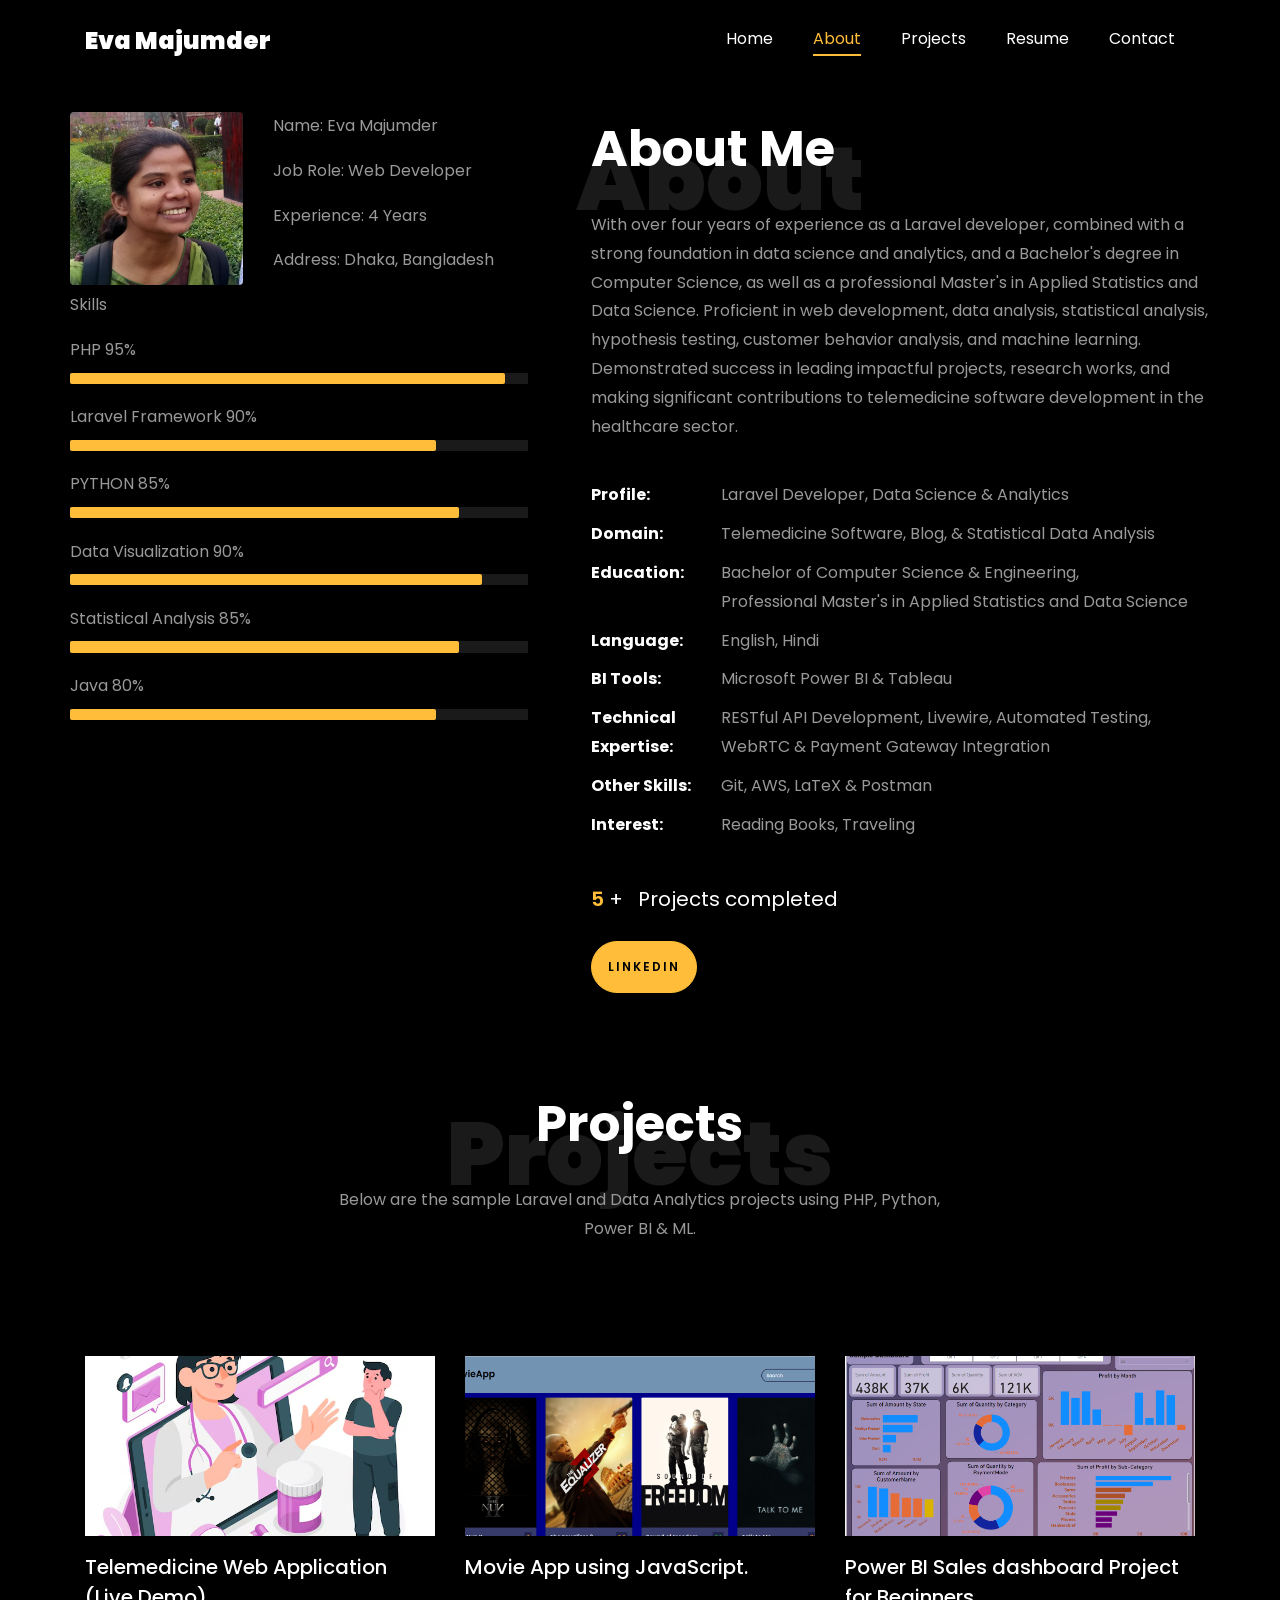
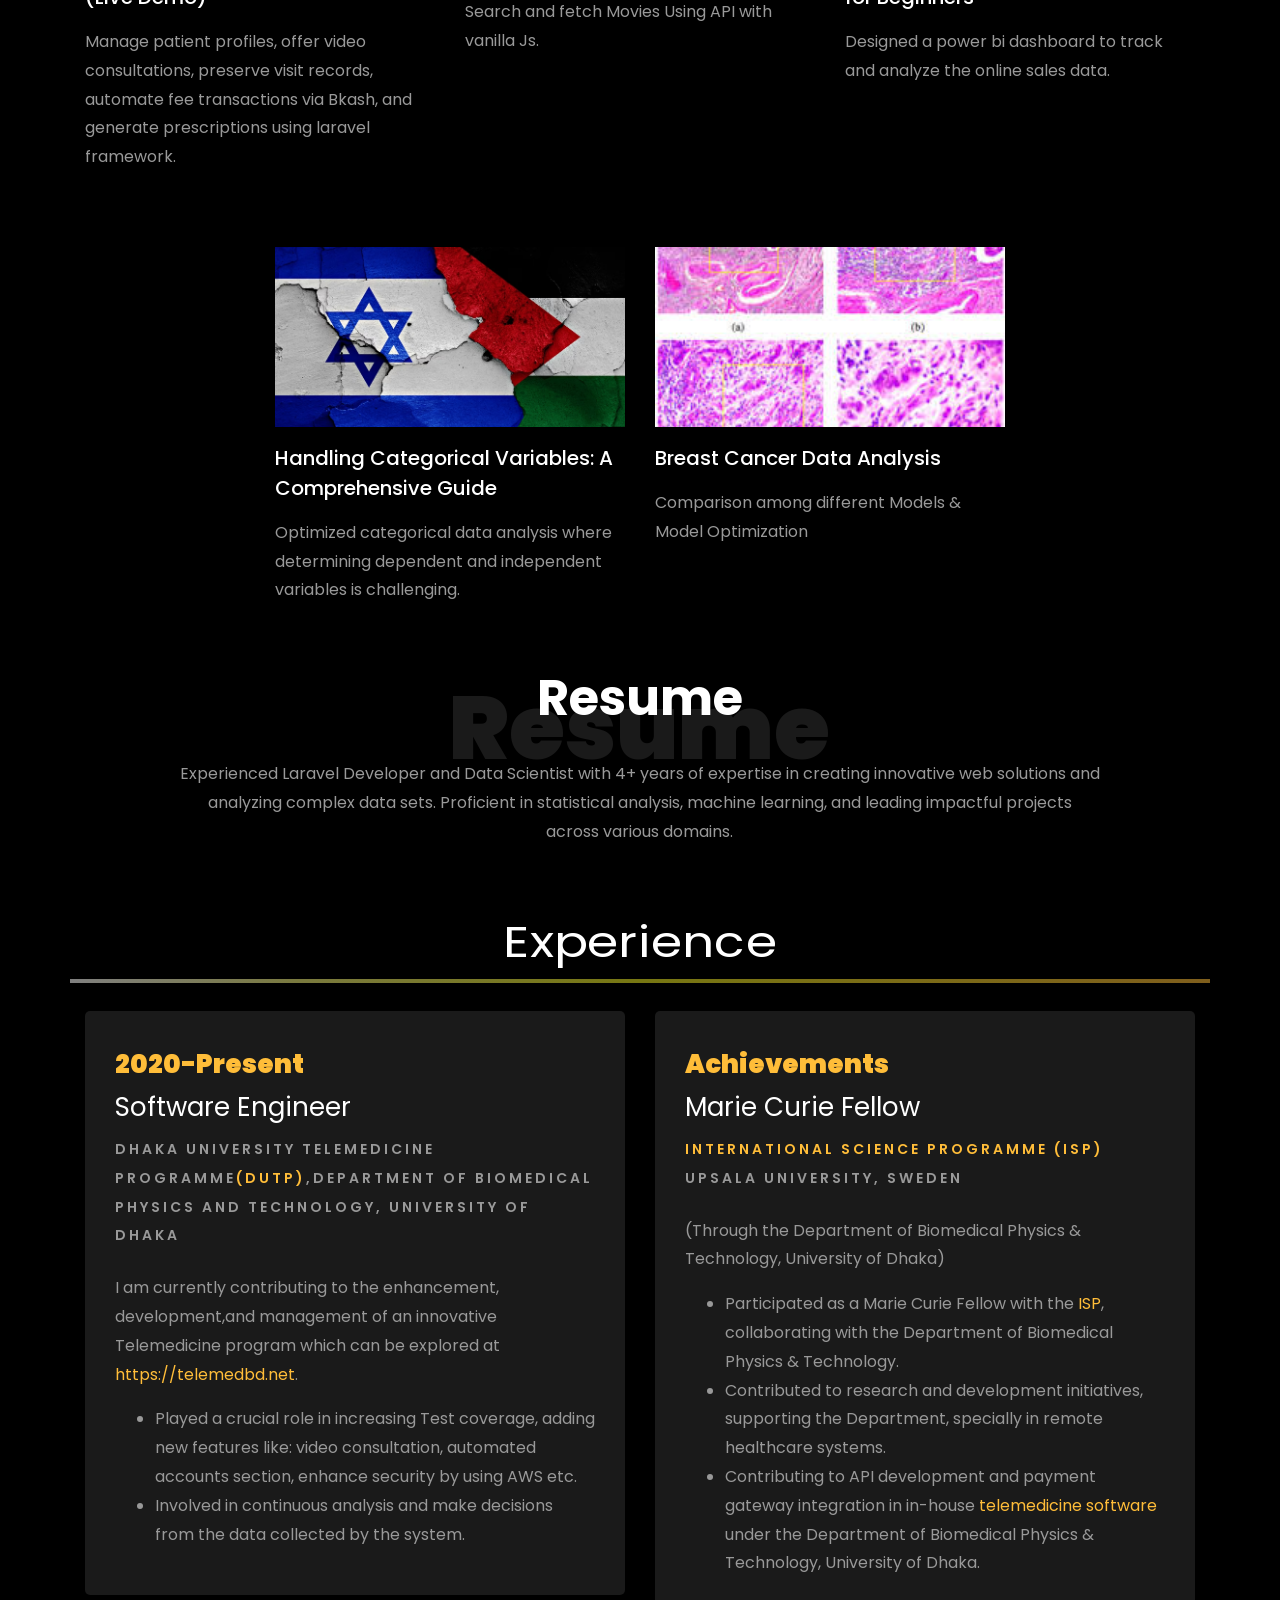
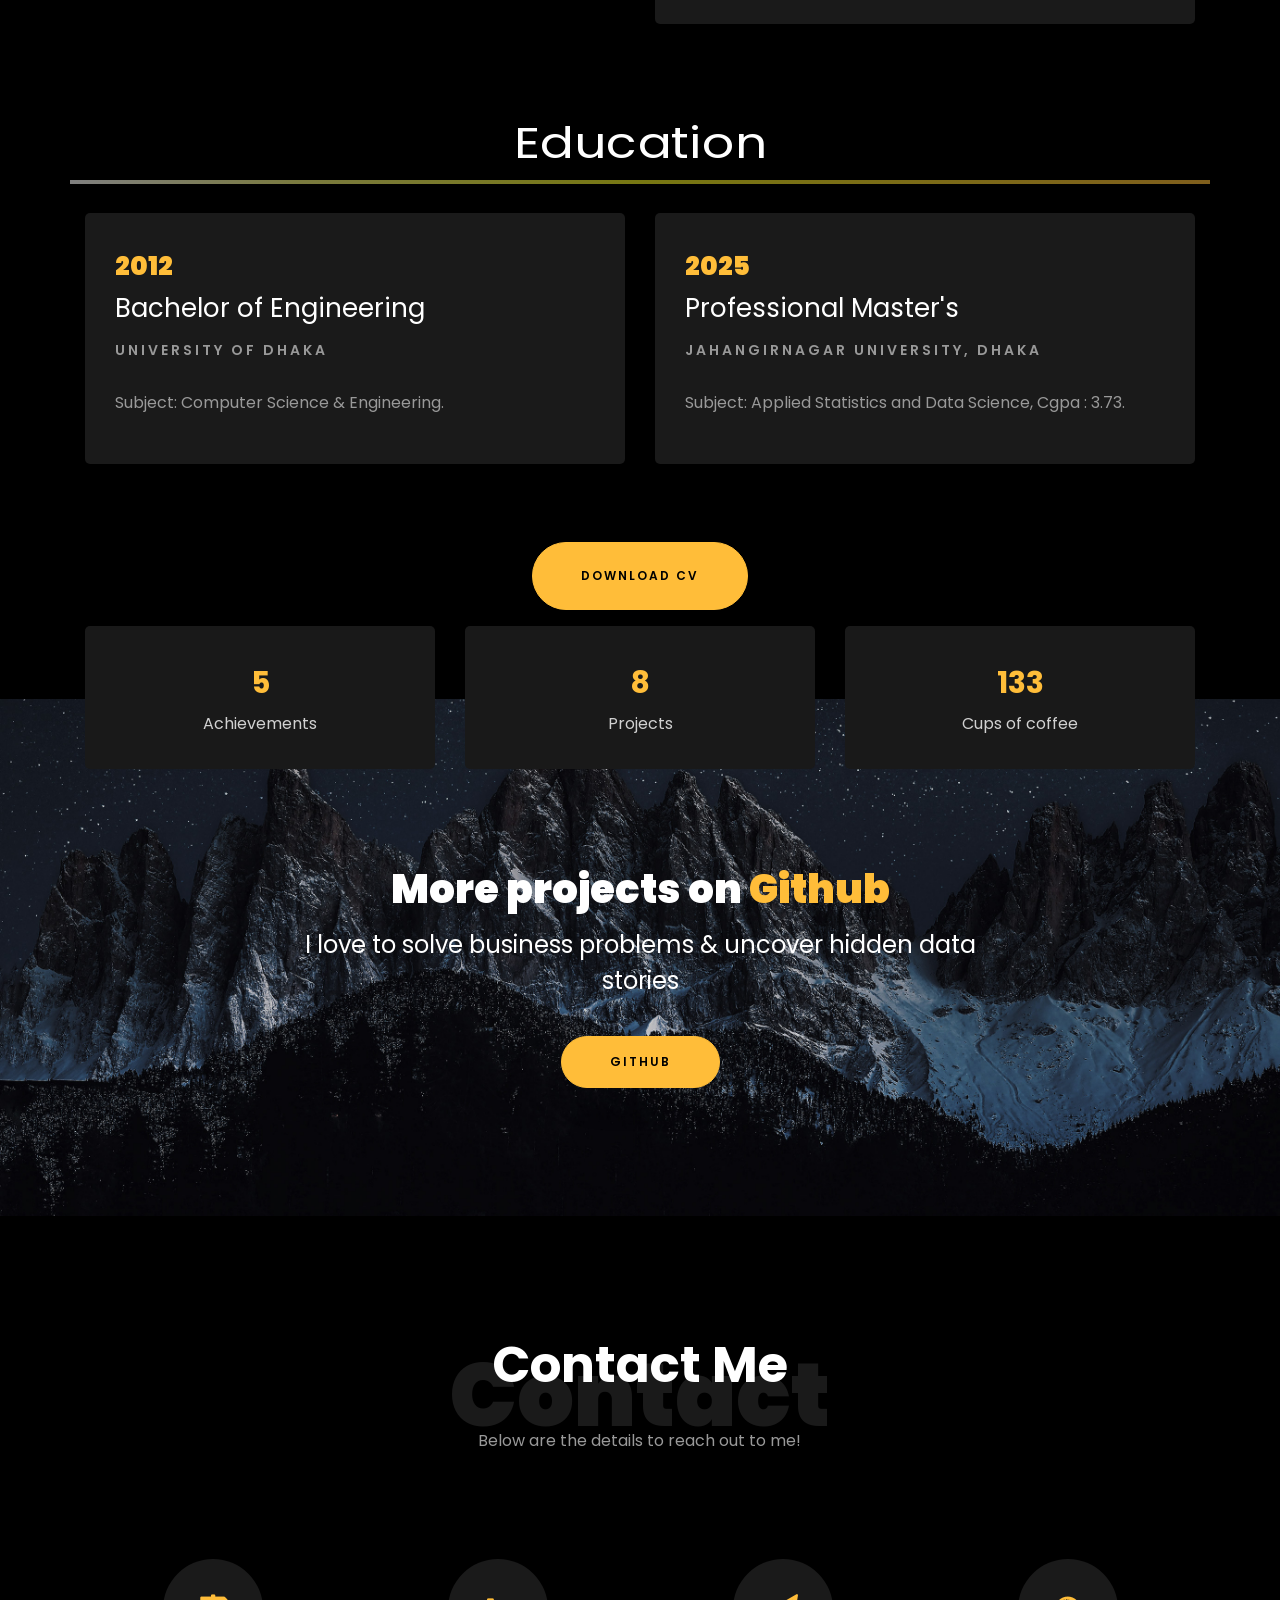
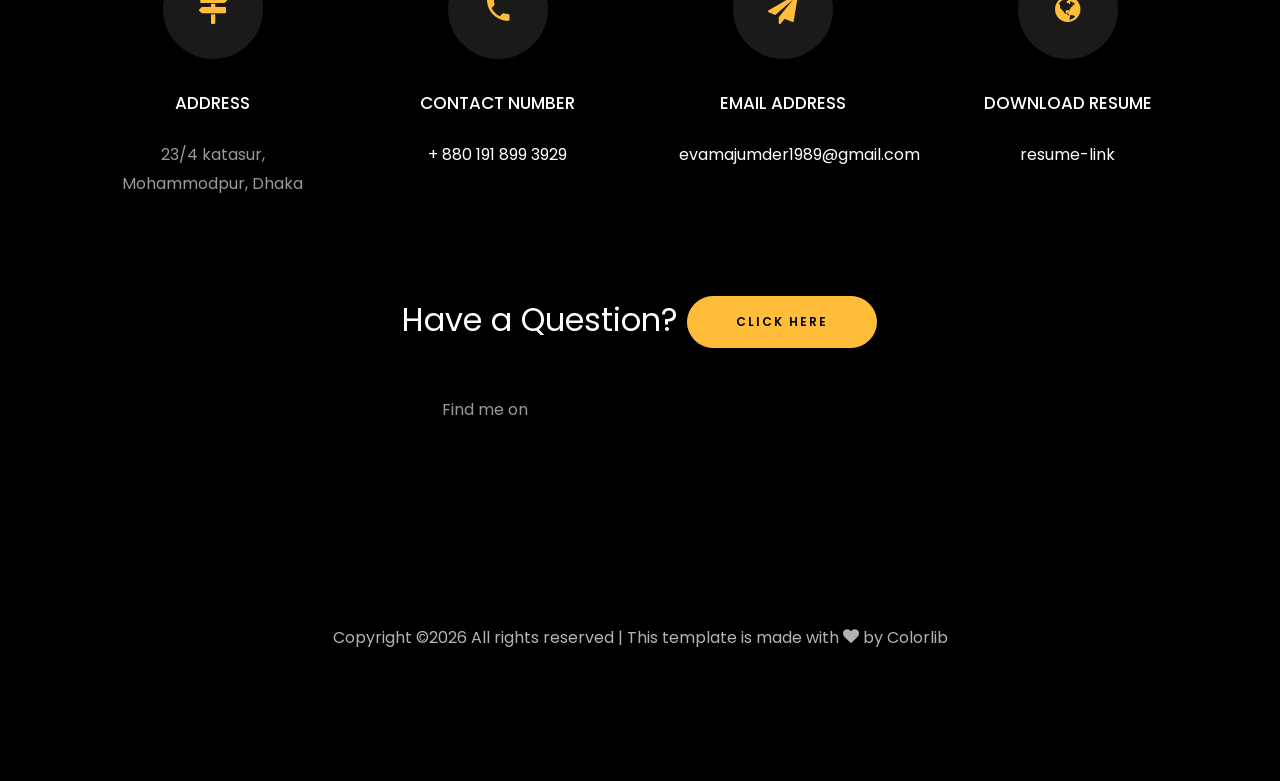
<file: index.html>
<!DOCTYPE html>
<html lang="en">
  <head>
    <title>Eva Majumder Portfolio</title>
    <meta charset="utf-8">
    <meta name="viewport" content="width=device-width, initial-scale=1, shrink-to-fit=no">
    
    <link href="https://fonts.googleapis.com/css?family=Poppins:100,200,300,400,500,600,700,800,900" rel="stylesheet">

    <link rel="stylesheet" href="css/open-iconic-bootstrap.min.css">
    <link rel="stylesheet" href="css/animate.css">
    
    <link rel="stylesheet" href="css/owl.carousel.min.css">
    <link rel="stylesheet" href="css/owl.theme.default.min.css">
    <link rel="stylesheet" href="css/magnific-popup.css">

    <link rel="stylesheet" href="css/aos.css">

    <link rel="stylesheet" href="css/ionicons.min.css">
    
    <link rel="stylesheet" href="css/flaticon.css">
    <link rel="stylesheet" href="css/icomoon.css">
    <link rel="stylesheet" href="css/style.css">



<style>

/*======================================
//--//-->   ABOUT
======================================*/

.about-mf .box-shadow-full {
  padding-top: 4rem;
  padding-bottom: 1rem;
}

.about-mf .about-img {
  margin-bottom: 2rem;
}

.about-mf .about-img img {
  margin-left: 10px;
}


.skill-mf .progress {
  /* background-color: #cde1f8; */
  margin: .5rem 0 1.2rem 0;
  border-radius: 0;
  height: .7rem;
}

.skill-mf .progress .progress-bar {
  height: .7rem;
  background-color: #ffbd39;
}


/* Animation styles */
#typing-animation {
  position: relative;
  font-size: 30px;
  font-weight: bold;
  color: rgb(255, 255, 255);
  overflow: hidden;
  white-space: nowrap;
  animation: typing 3s steps(20, end) infinite;
}

#typing-animation:before {
  content: "";
  /* position: absolute; */
  top: 0;
  left: 0;
  width: 0;
  height: 100%;
  background-color: #ccc;
  animation: typing-cursor 0.5s ease-in-out infinite;
}

@keyframes typing {
  from {
    width: 0;
  }
  to {
    width: 100%;
  }
}

@keyframes typing-cursor {
  from {
    width: 5px;
  }
  to {
    width: 0;
  }
}


/* project image zoom effect */

.zoom-effect {
  overflow: hidden;
  transition: transform 0.3s ease-out;
}

.zoom-effect:hover {
  transform: scale(1.1);
}
.custom-rounded-img {
        border-radius: 50%; /* Fully rounded for a circle */
        width: 30px; /* Set the width you need */
        height: 30px; /* Set the height you need */
        background-size: cover; /* Ensures the image covers the div */
        background-position: center; /* Centers the background image */
    }
	#resume-section {
  padding-top: 0px; /* Reduce this value to decrease the top gap */
}
#resume-section {
  padding-bottom: 0px; /* Reduce this value to decrease the top gap */
}
#about-section {
  padding-bottom: 0px; /* Adjust this value to decrease the bottom gap */
  margin-bottom: 0;
}
#project-section {
  padding-top: 30px; 
  padding-bottom: 10px;
}

.heading-section {
  margin-top: 0; /* Remove any additional top margin in the heading */
}

</style>


  </head>
  <body data-spy="scroll" data-target=".site-navbar-target" data-offset="300">
	  
	  
    <nav class="navbar navbar-expand-lg navbar-dark ftco_navbar ftco-navbar-light site-navbar-target" id="ftco-navbar">
	    <div class="container">
	      <a class="navbar-brand" href="index.html">Eva Majumder</a>
	      <button class="navbar-toggler js-fh5co-nav-toggle fh5co-nav-toggle" type="button" data-toggle="collapse" data-target="#ftco-nav" aria-controls="ftco-nav" aria-expanded="false" aria-label="Toggle navigation">
	        <span class="oi oi-menu"></span> Menu
	      </button>

	      <div class="collapse navbar-collapse" id="ftco-nav">
	        <ul class="navbar-nav nav ml-auto">
	          <li class="nav-item"><a href="#home-section" class="nav-link"><span>Home</span></a></li>
	          <li class="nav-item"><a href="#about-section" class="nav-link"><span>About</span></a></li>
		  <li class="nav-item"><a href="#project-section" class="nav-link"><span>Projects</span></a></li>
	          <li class="nav-item"><a href="#resume-section" class="nav-link"><span>Resume</span></a></li>
	          <li class="nav-item"><a href="#contact-section" class="nav-link"><span>Contact</span></a></li>
	        </ul>
	      </div>
	    </div>
	  </nav>



    <section class="ftco-about img ftco-section ftco-no-pb" id="about-section">
    	<div class="container">
			<div class="row">
				<div class="row d-flex align-items-stretch">
				<!-- <div class="row d-flex"> -->
					<div class="col-md-6 col-lg-5 d-flex">
						<div class="img-about img d-flex align-items-stretch">
							<div class="overlay">
								<div class="row">
									<div class="col-sm-6 col-md-5">
									  <div class="about-img">
										<img src="images/about_eva.jpeg" class="img-fluid rounded b-shadow-a" alt="">
									  </div>
									</div>
									<!-- Details next to profile image -->
									<div class="col-sm-6 col-md-7">
									  <div class="about-info">
										<p><span class="title-s">Name: </span> <span>Eva Majumder</span></p>
										<p><span class="title-s">Job Role: </span> <span>Web Developer</span></p>
										<p><span class="title-s">Experience: </span> <span>4 Years</span></p>
										<p><span class="title-s">Address: </span> <span>Dhaka, Bangladesh</span></p>
									  </div>
									</div>
								  </div>

								<div class="skill-mf">
									<p class="title-s">Skills</p>
									<span>PHP</span> <span class="pull-right">95%</span>
									<div class="progress">
										<div class="progress-bar" role="progressbar" style="width: 95%;" aria-valuenow="95" aria-valuemin="0"
											aria-valuemax="100"></div>
									</div>
									<span>Laravel Framework</span> <span class="pull-right">90%</span>
									<div class="progress">
										<div class="progress-bar" role="progressbar" style="width: 80%" aria-valuenow="90" aria-valuemin="0"
											aria-valuemax="100"></div>
									</div>
									
									<span>PYTHON</span> <span class="pull-right">85%</span>
									<div class="progress">
										<div class="progress-bar" role="progressbar" style="width: 85%" aria-valuenow="85" aria-valuemin="0"
											aria-valuemax="100"></div>
									</div>
									
									<span>Data Visualization</span> <span class="pull-right">90%</span>
									<div class="progress">
										<div class="progress-bar" role="progressbar" style="width: 90%" aria-valuenow="90" aria-valuemin="0"
											aria-valuemax="100"></div>
									</div>
									
									<span>Statistical Analysis</span> <span class="pull-right">85%</span>
									<div class="progress">
										<div class="progress-bar" role="progressbar" style="width: 85%" aria-valuenow="85" aria-valuemin="0"
											aria-valuemax="100"></div>
									</div>
									<span>Java</span> <span class="pull-right">80%</span>
									<div class="progress">
										<div class="progress-bar" role="progressbar" style="width: 80%" aria-valuenow="85" aria-valuemin="0"
											aria-valuemax="100"></div>
									</div>
								</div>
							</div>
						</div>
					</div>
					
					<div class="col-md-6 col-lg-7 pl-lg-5 pb-5">
						<div class="row justify-content-start pb-3">
							<div class="col-md-12 heading-section ftco-animate">
								
								<h1 class="big">About</h1>
								<h2 class="mb-4">About Me</h2>
								
								<p>With over four years of experience as a Laravel developer, combined with a strong foundation in data science and analytics, and a Bachelor's
									 degree in Computer Science, as well as a professional Master's in Applied Statistics and Data Science. Proficient in web development, 
									 data analysis, statistical analysis, hypothesis testing, customer behavior analysis, and machine learning. Demonstrated success in 
									 leading impactful projects, research works, and making significant contributions to telemedicine software development 
									 in the healthcare sector.</p>
									 <ul class="about-info mt-4 px-md-0 px-2">
										<li class="d-flex"><span class="font-weight-bold">Profile:</span> 
											<span>Laravel Developer, Data Science &amp; Analytics</span>
										</li>
										<li class="d-flex"><span class="font-weight-bold">Domain:</span> 
											<span>Telemedicine Software, Blog, &amp; Statistical Data Analysis</span>
										</li>
										<li class="d-flex"><span class="font-weight-bold">Education:</span> 
											<span>Bachelor of Computer Science &amp; Engineering,<br>
												  Professional Master's in Applied Statistics and Data Science</span>
										</li>
										<li class="d-flex"><span class="font-weight-bold">Language:</span> 
											<span>English, Hindi</span>
										</li>
										<li class="d-flex"><span class="font-weight-bold">BI Tools:</span> 
											<span>Microsoft Power BI &amp; Tableau</span>
										</li>
										<li class="d-flex"><span class="font-weight-bold">Technical Expertise:</span> 
											<span>RESTful API Development, Livewire, Automated Testing, WebRTC &amp; Payment Gateway Integration</span>
										</li>
										<li class="d-flex"><span class="font-weight-bold">Other Skills:</span> 
											<span>Git, AWS, LaTeX &amp; Postman</span>
										</li>
										<li class="d-flex"><span class="font-weight-bold">Interest:</span> 
											<span>Reading Books, Traveling</span>
										</li>
									</ul>
									
							</div>
						</div>


						<div class="counter-wrap ftco-animate d-flex mt-md-3">
							<div class="text">
								<p class="mb-4">
									<span class="number" data-number="20">0</span> <span>+</span>
									<span>&nbsp; Projects completed</span>
								</p>
								<p><a href="https://www.linkedin.com/in/eva-majumder-18b701288" class="btn btn-primary py-3 px-3">LinkedIn</a></p>
							</div>
						</div>
					</div>
				</div>
			</div>
		</div>
    </section>

 <section class="ftco-section" id="project-section">
      <div class="container">
        <div class="row justify-content-center mb-5 pb-5">
          <div class="col-md-7 heading-section text-center ftco-animate">
            <h1 class="big big-2">Projects</h1>
            <h2 class="mb-4">Projects</h2>
            <p>Below are the sample Laravel and Data Analytics projects using PHP, Python, Power BI & ML.</p>
          </div>
        </div>
        <div class="row d-flex">
          <div class="col-md-4 d-flex ftco-animate">
          	<div class="blog-entry justify-content-end">
              <a href="https://demo.telemedbd.net" class="block-20 zoom-effect" style="background-image: url('images/photo.avif');">
              </a>
              <div class="text mt-3 float-right d-block"><h3 class="heading">
					<a href="https://demo.telemedbd.net">Telemedicine Web Application (Live Demo)</a>
				</h3>
				<p>
					Manage patient profiles, offer video consultations, preserve visit records, automate fee transactions via Bkash, and generate prescriptions using laravel framework.<br>
				</p>
              </div>
            </div>
          </div>
          <div class="col-md-4 d-flex ftco-animate">
          	<div class="blog-entry justify-content-end">
              <a href="https://github.com/eva0dev/Movie_app/blob/main" class="block-20 zoom-effect" style="background-image: url('images/proj_2.jpg');">
              </a>
              <div class="text mt-3 float-right d-block">

                <h3 class="heading"><a href="https://github.com/eva0dev/Movie_app/blob/main">Movie App using JavaScript.</a></h3>
                <p>Search and fetch Movies Using API with vanilla Js.</p>
              </div>
            </div>
          </div>
          <div class="col-md-4 d-flex ftco-animate">
          	<div class="blog-entry">
              <a href="https://github.com/eva0dev/-Power-BI-Sales-dashboard" class="block-20 zoom-effect" style="background-image: url('images/proj_3.jpg');">
              </a>
              <div class="text mt-3 float-right d-block">

                <h3 class="heading"><a href="https://github.com/eva0dev/-Power-BI-Sales-dashboard">Power BI Sales dashboard Project for Beginners</a></h3>
                <p>Designed a power bi dashboard to track and analyze the online sales data.</p>
              </div>
            </div>
          </div>
        </div>
	<br>
		<!-- added justify-content-center to center align the last two projects -->
		<div class="row d-flex justify-content-center">  
			<div class="col-md-4 d-flex ftco-animate">
				<div class="blog-entry justify-content-end">
				<a href="https://www.kaggle.com/code/evamajumder/israeli-palestine-conflict-categorical-study" class="block-20 zoom-effect" style="background-image: url('images/proj_4.jpg');">
				</a>
				<div class="text mt-3 float-right d-block">
  
				  <h3 class="heading"><a href="https://www.kaggle.com/code/evamajumder/israeli-palestine-conflict-categorical-study">Handling Categorical Variables: A Comprehensive Guide</a></h3>
				  <p>Optimized categorical data analysis where determining dependent and independent variables is challenging.</p>
				</div>
			  </div>
			</div>
			<div class="col-md-4 d-flex ftco-animate">
				<div class="blog-entry justify-content-end">
				<a href="https://www.kaggle.com/code/evamajumder/breast-cancer-data-analysis-model-optimization" class="block-20 zoom-effect" style="background-image: url('images/proj_5.jpg');">
				</a>
				<div class="text mt-3 float-right d-block">
  
				  <h3 class="heading"><a href="https://www.kaggle.com/code/evamajumder/breast-cancer-data-analysis-model-optimization">Breast Cancer Data Analysis</a></h3>
				  <p>Comparison among different Models &amp; Model Optimization</p>
				</div>
			  </div>
			</div>
		 </div>
	  </div>
    </section>
<section class="ftco-section ftco-no-pb" id="resume-section">
    	<div class="container">
    		<div class="row justify-content-center pb-5">
          <div class="col-md-10 heading-section text-center ftco-animate">
          	<h1 class="big big-2">Resume</h1>
            <h2 class="mb-4">Resume</h2>
            <p>Experienced Laravel Developer and Data Scientist with 4+ years of expertise in creating innovative web solutions and analyzing 
				complex data sets. Proficient in statistical analysis, machine learning, and leading impactful projects across various domains.</p>
          </div>
        </div>

		<div class="row">
			<h1 class="big-4">Experience</h1>
			<div class="underline"></div>
		</div>
		<br>
		
		<div class="row">
				<div class="col-md-6">
					<div class="resume-wrap ftco-animate">
						<span class="date">2020-Present</span> <!-- Replace 'Year-Present' with the actual time frame -->
						<h2>Software Engineer</h2>
						<span class="position">Dhaka University Telemedicine Programme<a href="https://bmpt.du.ac.bd/telemedicine/" target="_blank">(DUTP)</a>,Department of Biomedical Physics and Technology, University of Dhaka</span>
						<p class="mt-4">
							I am currently contributing to the enhancement, development,and management of an innovative Telemedicine program which can be explored at <a href="https://telemedbd.net" target="_blank">https://telemedbd.net</a>.
							<ul>
								<li>Played a crucial role in increasing Test coverage, adding new features like: video consultation, automated accounts section, enhance security
									by using AWS etc.  </li>
								<li>Involved in continuous analysis and make decisions from the data collected by the system.</li>
							</ul>
						</p>
					</div>
					

				</div>

				<div class="col-md-6">
					<div class="resume-wrap ftco-animate">
						<span class="date">Achievements</span> <!-- Replace 'Year' with the actual timeframe -->
						<h2>Marie Curie Fellow</h2>
						<span class="position"><a href="https://www.uu.se/en/centre/international-science-programme-isp" target="_blank">International Science Programme (ISP)</a></span>
						<span class="position">Upsala University, Sweden</span>
						<p class="mt-4">
							(Through the Department of Biomedical Physics & Technology, University of Dhaka)
							<ul>
								<li>Participated as a Marie Curie Fellow with the <a href="https://www.uu.se/en/centre/international-science-programme-isp" target="_blank">ISP</a>, collaborating with the Department of Biomedical Physics & Technology.</li>
								<li>Contributed to research and development initiatives, supporting the Department, specially  in remote healthcare systems.</li>
								<li>Contributing to API development and payment gateway integration in in-house <a href="https://www.telemedbd.net" target="_blank">telemedicine software</a> under the Department of Biomedical Physics & Technology, University of Dhaka.</li>
							</ul>
						</p>
					</div>
				</div>
				
			</div>

		<br>
		<br>

		<div class="row">
			<h1 class="big-4">Education</h1>
			<div class="underline"></div>
		</div>
		<br>
	
			<div class="row">
    			<div class="col-md-6">
    				<div class="resume-wrap ftco-animate">
    					<span class="date">2012</span>
    					<h2>Bachelor of Engineering</h2>
    					<span class="position">University of Dhaka</span>
    					<p class="mt-4">Subject: Computer Science & Engineering.</p>
    				</div>
    			</div>
				<div class="col-md-6">
    				<div class="resume-wrap ftco-animate">
    					<span class="date">2025</span>
    					<h2>Professional Master's</h2>
    					<span class="position">Jahangirnagar University, Dhaka</span>
						<p class="mt-4">Subject: Applied Statistics and Data Science, Cgpa : 3.73.</p>
    				</div>
				</div>

    			
    		</div>

    		<div class="row justify-content-center mt-5">
				<div class="col-md-6 text-center ftco-animate">
					<p><a href="cv.pdf" class="btn btn-primary py-4 px-5" target="_blank">Download CV</a></p>
				</div>
			</div>
			
    	</div>
    </section>

   

   

	<section class="ftco-section ftco-no-pt ftco-no-pb ftco-counter img" id="section-counter">
      <div class="container">
		<div class="row d-md-flex align-items-center">
          <div class="col-md d-flex justify-content-center counter-wrap ftco-animate">
            <div class="block-18">
              <div class="text">
                <strong class="number" data-number="20">0</strong>
                <span>Achievements</span>
              </div>
            </div>
          </div>
          <div class="col-md d-flex justify-content-center counter-wrap ftco-animate">
            <div class="block-18">
              <div class="text">
                <strong class="number" data-number="30">0</strong>
                <span>Projects</span>
              </div>
            </div>
          </div>
          <div class="col-md d-flex justify-content-center counter-wrap ftco-animate">
            <div class="block-18">
              <div class="text">
                <strong class="number" data-number="500">0</strong>
                <span>Cups of coffee</span>
              </div>
            </div>
          </div>
        </div>
      </div>
	
	  <div class="ftco-section ftco-hireme img margin-top" style="background-image: url(images/bg_1.jpg)">
			<!-- <div class="container"> -->
				<div class="row justify-content-center">
					<div class="col-md-7 ftco-animate text-center">
						<h2>More projects on<span> Github  </span> </h2>
						<div class="heading"> <h4> I love to solve business problems &amp; uncover hidden data stories </h4>
						<br>
						<p><a href="https://github.com/eva0dev" class="btn btn-primary py-3 px-5">GitHub</a></p>
						</div>
					</div>
				</div>
			<!-- </div> -->
		</div>
	</section>



    <section class="ftco-section contact-section ftco-no-pb" id="contact-section">
      <div class="container">
      	<div class="row justify-content-center mb-5 pb-3">
          <div class="col-md-7 heading-section text-center ftco-animate">
            <h1 class="big big-2">Contact</h1>
            <h2 class="mb-4">Contact Me</h2>
            <p>Below are the details to reach out to me!</p>
          </div>
        </div>

        <div class="row d-flex contact-info mb-5">
          <div class="col-md-6 col-lg-3 d-flex ftco-animate">
          	<div class="align-self-stretch box p-4 text-center">
          		<div class="icon d-flex align-items-center justify-content-center">
          			<span class="icon-map-signs"></span>
          		</div>
          		<h3 class="mb-4">Address</h3>
	            <p>23/4 katasur, Mohammodpur, Dhaka</p>
	          </div>
          </div>
          <div class="col-md-6 col-lg-3 d-flex ftco-animate">
          	<div class="align-self-stretch box p-4 text-center">
          		<div class="icon d-flex align-items-center justify-content-center">
          			<span class="icon-phone2"></span>
          		</div>
          		<h3 class="mb-4">Contact Number</h3>
	            <p><a href="tel://0101010101">+ 880 191 899 3929</a></p>
	          </div>
          </div>
          <div class="col-md-6 col-lg-3 d-flex ftco-animate">
          	<div class="align-self-stretch box p-4 text-center">
          		<div class="icon d-flex align-items-center justify-content-center">
          			<span class="icon-paper-plane"></span>
          		</div>
          		<h3 class="mb-4">Email Address</h3>
	            <p><a href="mailto:info@yoursite.com">evamajumder1989@gmail.com</a></p>
	          </div>
          </div>
          <div class="col-md-6 col-lg-3 d-flex ftco-animate">
          	<div class="align-self-stretch box p-4 text-center">
          		<div class="icon d-flex align-items-center justify-content-center">
          			<span class="icon-globe"></span>
          		</div>
          		<h3 class="mb-4">Download Resume</h3>
	            <p><a href="cv.pdf" target="_blank">resume-link</a></p>
	          </div>
          </div>

		  <div class="container">
			<br>
			<br>
			<div class="row justify-content-center">
				<div class="col-md-7 ftco-animate text-center">
					<h2>Have a<span> Question?  </span> <a href="https://docs.google.com/forms/d/e/1FAIpQLSeeHYADb8VUxQtG3XnlL7LodRIge3malAa1R2w05YN2N021tQ/viewform?usp=pp_url" class="btn btn-primary py-3 px-5">Click Here</a> </h2>
				</div>
			</div>
				<br>
					<ul class="ftco-footer-social list-unstyled d-flex justify-content-center align-items-center mb-0">
					  <li class="ftco-animate normal-txt">Find me on  </li>
					  <li class="ftco-animate"><a href="https://www.linkedin.com/in/eva-majumder-18b701288/"><span class="icon-linkedin"></span></a></li>  
					  <li class="ftco-animate"><a href="https://www.facebook.com/profile.php?id=100009445667930&sk"><span class="icon-facebook"></span></a></li>
				      <li class="ftco-animate"><a href="https://leetcode.com/u/evamajumder1989/"><img src="images/leetcode.svg"style="width: 50px; height: 40px;"></a></li>
					  <li class="ftco-animate"><a href="https://www.linkedin.com/in/eva-majumder-18b701288/"><span class="icon-linkedin"></span></a></li> 
					  <li class="ftco-animate"><a href="https://www.kaggle.com/evamajumder"><img src="images/kaggle.webp"style="width: 50px; height: 40px;"></a></li>

				</ul>
				<br>
		   </div>
   </div>
 </section>


 
	
    <footer class="ftco-footer ftco-section">
		<div class="container">
		  <div class="row">
			<div class="col-md-12 text-center">
  
			  <p><!-- Link back to Colorlib can't be removed. Template is licensed under CC BY 3.0. -->
	Copyright &copy;<script>document.write(new Date().getFullYear());</script> All rights reserved | This template is made with <i class="icon-heart color-danger" aria-hidden="true"></i> by <a href="https://colorlib.com" target="_blank">Colorlib</a>
	<!-- Link back to Colorlib can't be removed. Template is licensed under CC BY 3.0. --></p>
			</div>
		  </div>
		</div>
	  </footer>


  <!-- loader -->
  <div id="ftco-loader" class="show fullscreen"><svg class="circular" width="48px" height="48px"><circle class="path-bg" cx="24" cy="24" r="22" fill="none" stroke-width="4" stroke="#eeeeee"/><circle class="path" cx="24" cy="24" r="22" fill="none" stroke-width="4" stroke-miterlimit="10" stroke="#F96D00"/></svg></div>


  <script src="js/jquery.min.js"></script>
  <script src="js/jquery-migrate-3.0.1.min.js"></script>
  <script src="js/popper.min.js"></script>
  <script src="js/bootstrap.min.js"></script>
  <script src="js/jquery.easing.1.3.js"></script>
  <script src="js/jquery.waypoints.min.js"></script>
  <script src="js/jquery.stellar.min.js"></script>
  <script src="js/owl.carousel.min.js"></script>
  <script src="js/jquery.magnific-popup.min.js"></script>
  <script src="js/aos.js"></script>
  <script src="js/jquery.animateNumber.min.js"></script>
  <script src="js/scrollax.min.js"></script>
  
  <script src="js/main.js"></script>
    
  </body>
</html>
</file>
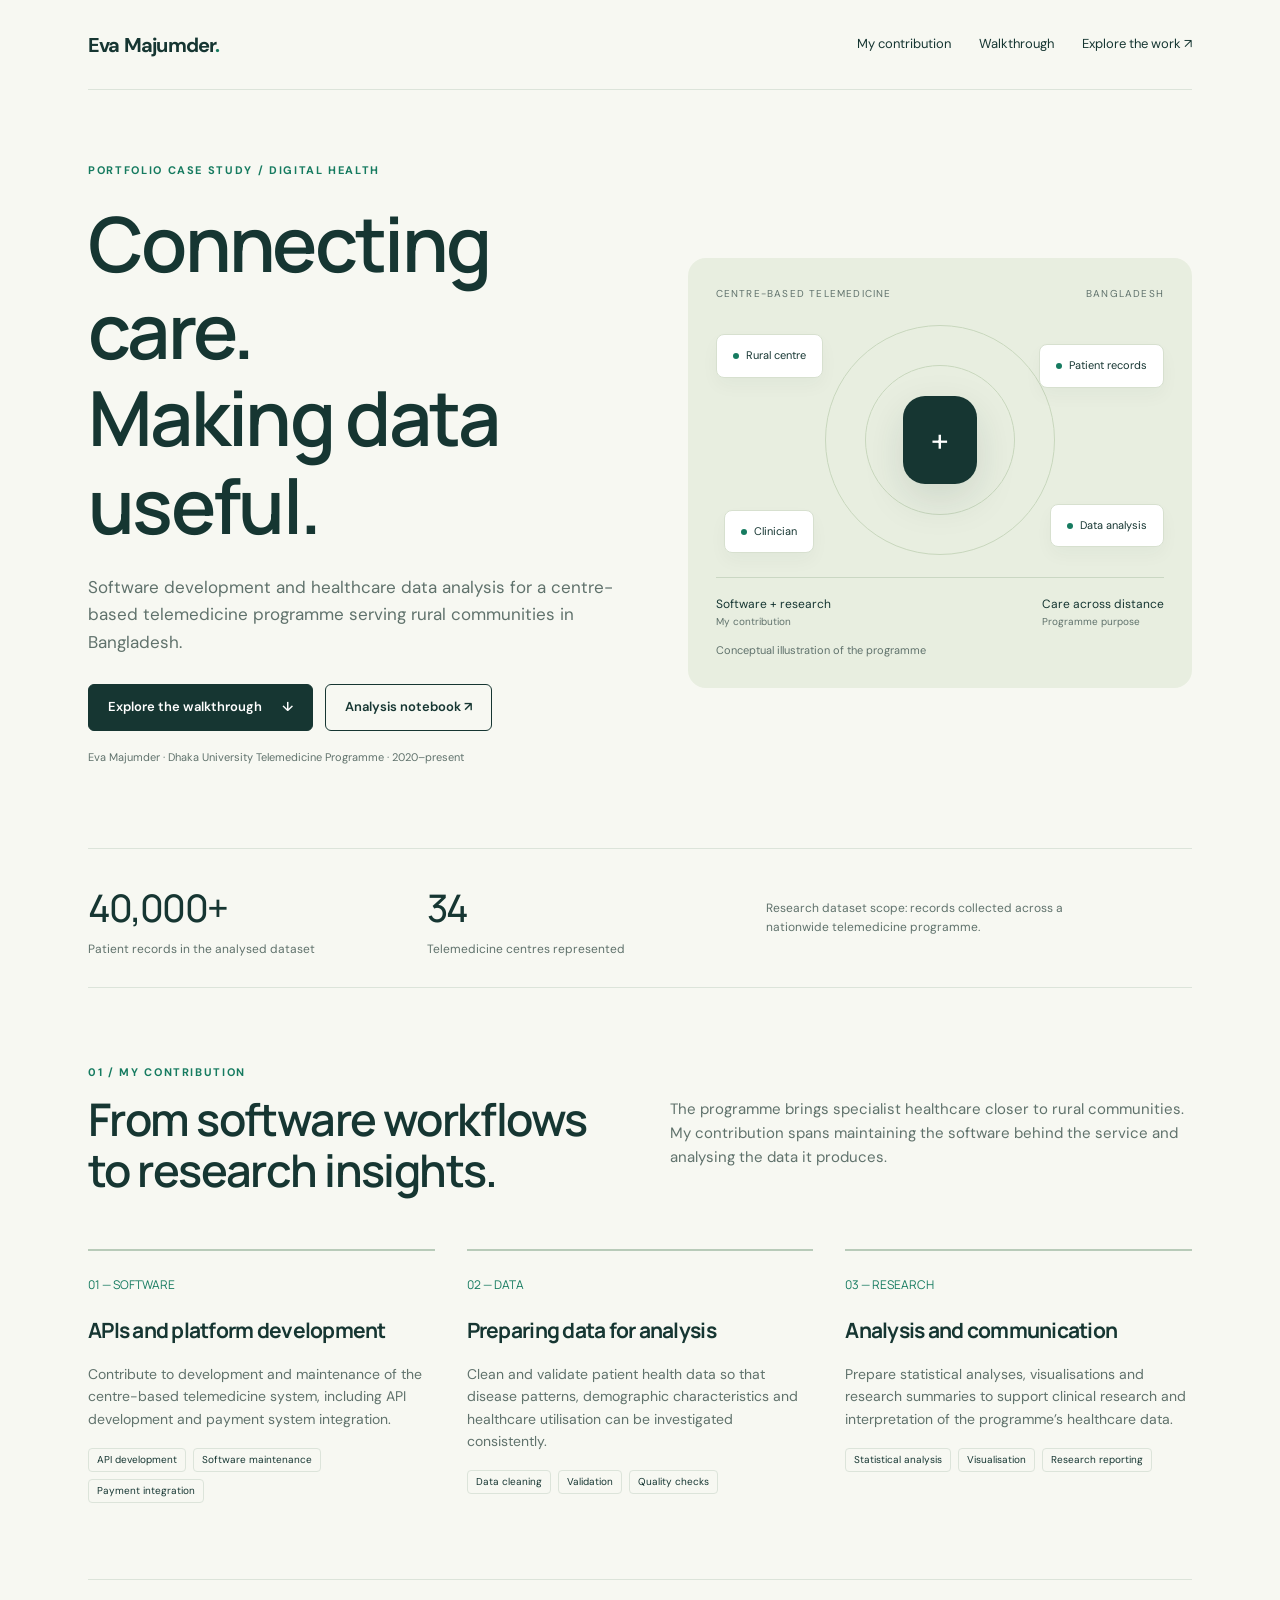
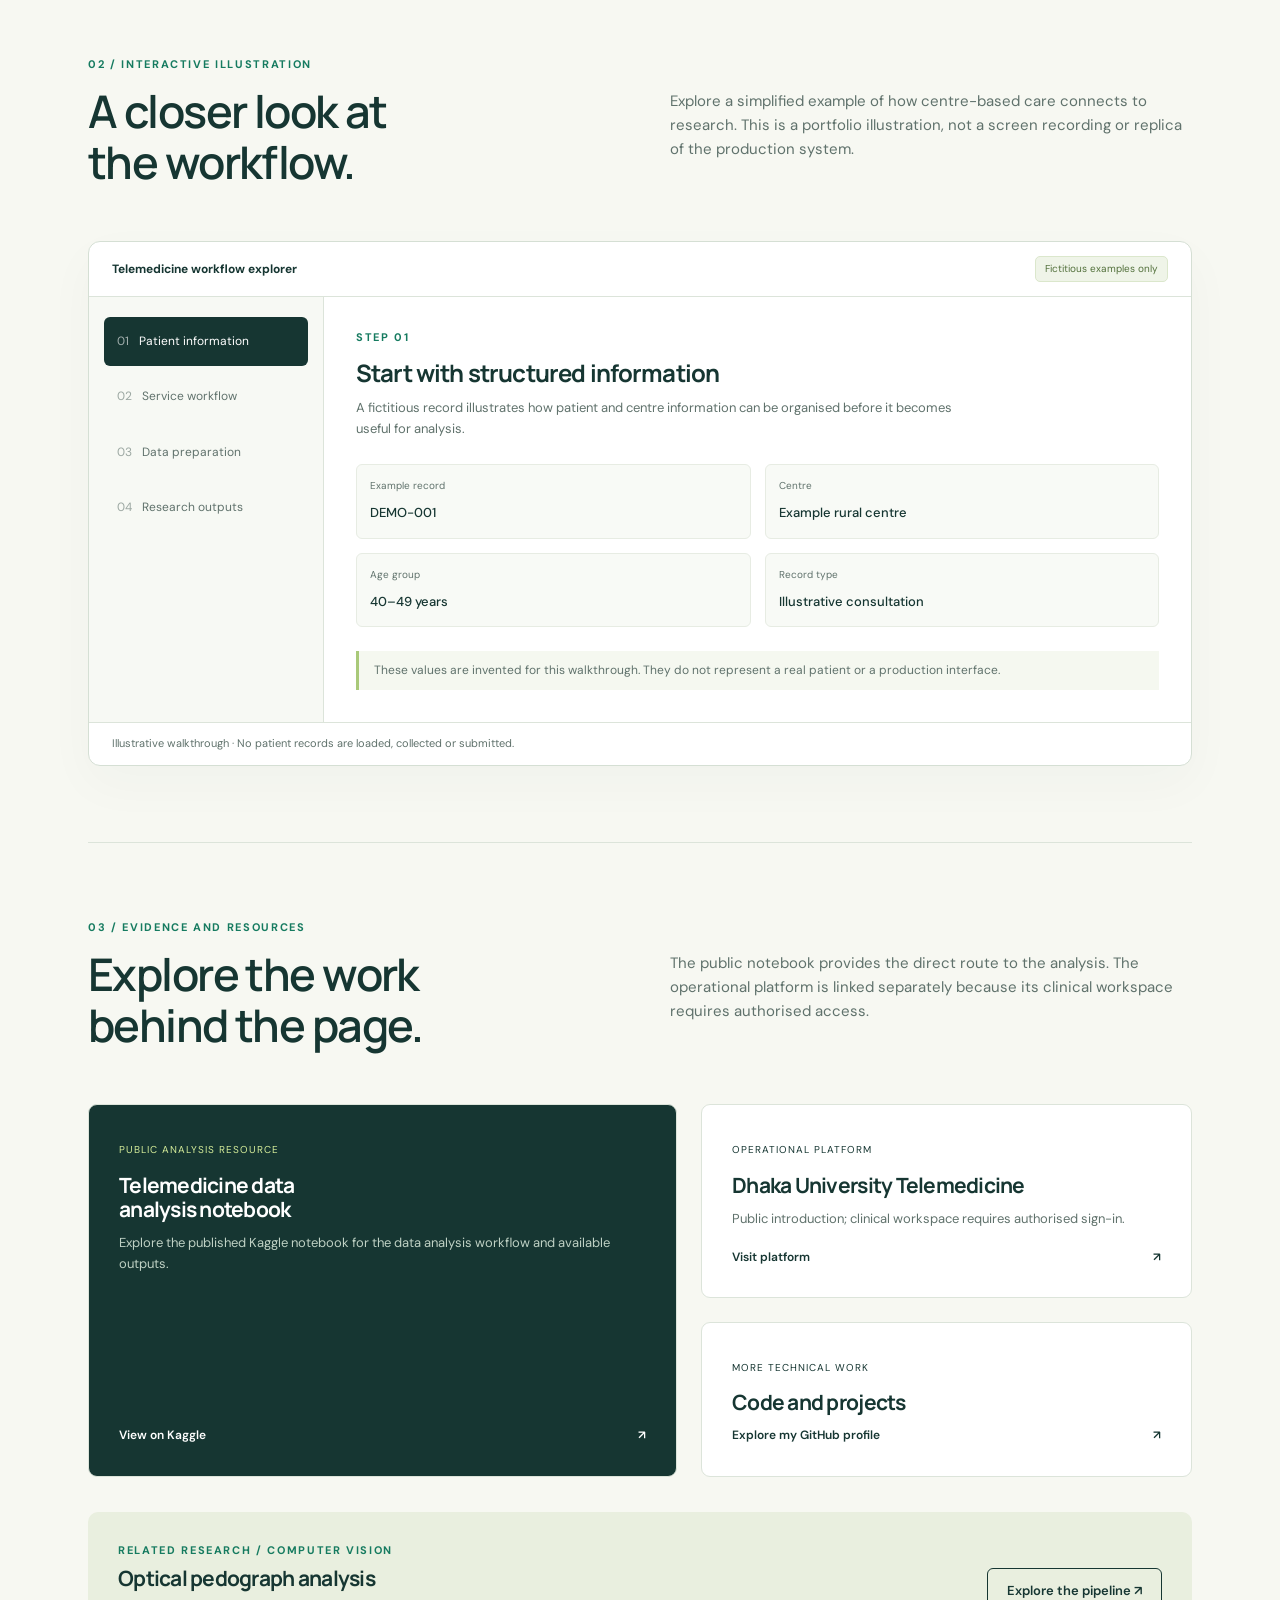
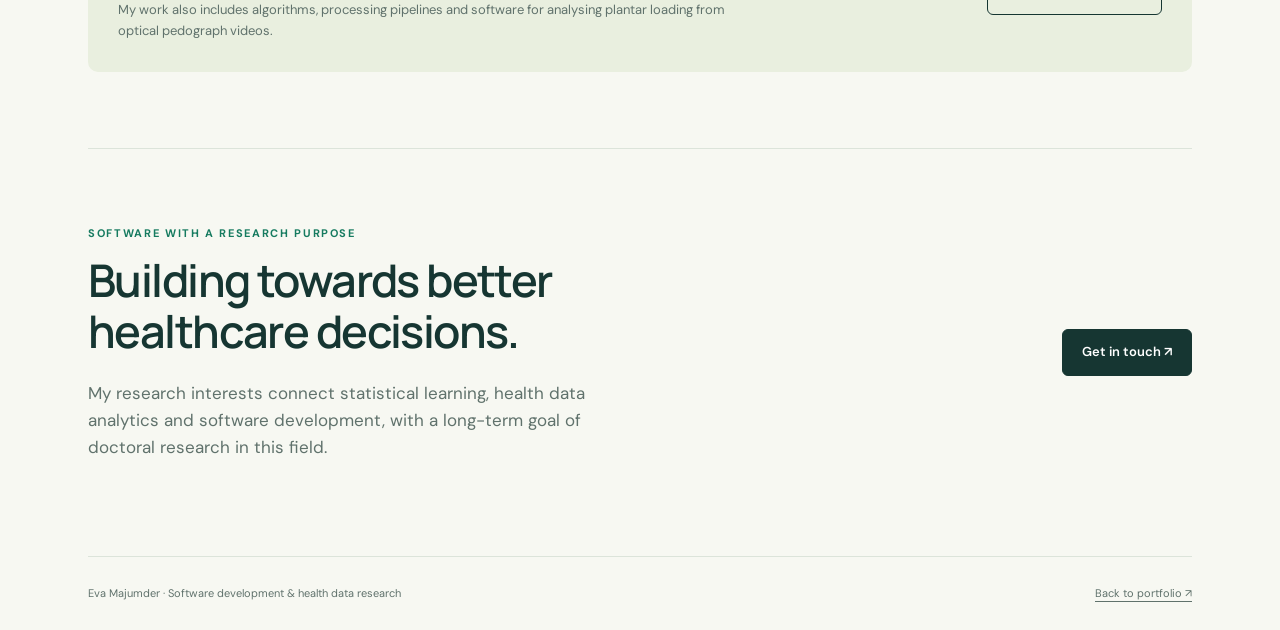
<file: telemedicine/index.html>
<!doctype html>
<html lang="en"><head><meta charset="utf-8"><meta name="viewport" content="width=device-width,initial-scale=1"><title>Telemedicine • Eva Majumder</title><meta name="description" content="Eva Majumder's contributions to telemedicine software, API development and healthcare data analysis in Bangladesh."><style>
@import url('https://fonts.googleapis.com/css2?family=DM+Sans:wght@400;500;600;700&family=Manrope:wght@400;500;600;700;800&display=swap');
:root{--ink:#163632;--muted:#60726c;--paper:#f7f8f2;--green:#167b60;--line:#dce4da;--lime:#d6ed9a}*{box-sizing:border-box}html{scroll-behavior:smooth}body{margin:0;background:var(--paper);color:var(--ink);font-family:'DM Sans',Arial,sans-serif;line-height:1.6}a{color:inherit;text-underline-offset:4px}button,a{-webkit-tap-highlight-color:transparent}a:focus-visible,button:focus-visible{outline:3px solid #8cb739;outline-offset:5px}h1,h2,h3{font-family:Manrope,Arial,sans-serif;line-height:1.15;letter-spacing:-.035em}h1{font-size:clamp(42px,6vw,76px);font-weight:600;margin:20px 0 25px}h2{font-size:clamp(30px,4vw,45px);font-weight:600;margin:12px 0 22px}h3{font-size:21px}p{margin:0 0 18px}.wrap{max-width:1200px;margin:auto;padding:0 48px}nav{display:flex;justify-content:space-between;align-items:center;min-height:90px;border-bottom:1px solid var(--line);gap:24px}.brand{text-decoration:none;font-weight:700;font-size:20px;letter-spacing:-.04em}.brand span{color:var(--green)}.navlinks{display:flex;gap:28px;font-size:13px}.navlinks a{text-decoration:none}.eyebrow h2{text-transform:none;letter-spacing:-.035em;color:var(--ink)}.eyebrow{text-transform:uppercase;letter-spacing:.15em;font-size:11px;font-weight:700;color:var(--green)}.hero{padding:72px 0 64px;display:grid;grid-template-columns:1.07fr 1fr;align-items:center;gap:60px}.lead{font-size:17px;color:var(--muted);max-width:550px}.actions{display:flex;gap:12px;flex-wrap:wrap;margin-top:28px}.btn{display:inline-flex;align-items:center;justify-content:center;gap:20px;border:1px solid var(--ink);padding:12px 19px;border-radius:6px;text-decoration:none;font-size:13px;font-weight:600;background:transparent}.btn.primary{background:var(--ink);color:white}.fine{font-size:11px;color:var(--muted)}.hero-art{position:relative;background:#e8eee0;padding:28px;border-radius:18px;min-height:420px;overflow:hidden}.art-top{display:flex;justify-content:space-between;font-size:10px;text-transform:uppercase;letter-spacing:.12em;color:var(--muted)}.network{position:relative;height:275px;display:flex;align-items:center;justify-content:center}.orbit{position:absolute;width:230px;height:230px;border:1px solid #c8d7bd;border-radius:50%}.orbit.small{width:150px;height:150px}.hub{z-index:1;background:var(--ink);color:#fff;padding:28px;border-radius:22px;box-shadow:0 15px 40px #16363220;font-size:32px;line-height:1}.node{position:absolute;padding:12px 16px;background:#fff;border:1px solid #d7e0cf;box-shadow:0 8px 18px #16363209;border-radius:8px;font-size:11px}.n1{top:32px;left:0}.n2{top:42px;right:0}.n3{bottom:24px;left:8px}.n4{bottom:30px;right:0}.node i{display:inline-block;width:6px;height:6px;border-radius:50%;background:var(--green);margin-right:7px}.art-bottom{border-top:1px solid #cad7c3;padding-top:17px;display:flex;justify-content:space-between;gap:12px;font-size:12px}.art-bottom span{font-size:10px;color:var(--muted);display:block}.stats{display:grid;grid-template-columns:1fr 1fr 1.4fr;border-top:1px solid var(--line);border-bottom:1px solid var(--line);padding:28px 0;gap:35px}.stat strong{font-family:Manrope,sans-serif;font-size:38px;font-weight:500;letter-spacing:-.05em}.stat p{font-size:12px;color:var(--muted);margin:2px 0 0}.stat.note{display:flex;align-items:center;font-size:12px;color:var(--muted);max-width:310px}section{padding:76px 0;border-bottom:1px solid var(--line);scroll-margin-top:20px}.sectionhead{display:grid;grid-template-columns:1fr 1fr;gap:60px;align-items:center;margin-bottom:30px}.sectionhead p{color:var(--muted);font-size:15px}.contributions{display:grid;grid-template-columns:repeat(3,1fr);gap:32px}.contribution{border-top:2px solid #b8cbb9;padding-top:20px}.number{font-family:Manrope,sans-serif;color:var(--green);font-size:12px}.contribution p{font-size:14px;color:var(--muted)}.tech{display:flex;gap:7px;flex-wrap:wrap}.tag{font-size:10px;border:1px solid var(--line);padding:3px 8px;border-radius:4px}.demo{background:white;border:1px solid #d5dfd4;border-radius:12px;overflow:hidden;box-shadow:0 18px 50px #16363208}.demo-bar{padding:14px 23px;border-bottom:1px solid var(--line);display:flex;align-items:center;justify-content:space-between;font-size:12px}.badge{background:#eff4e8;border:1px solid #dbe7cc;color:#52703b;padding:4px 9px;border-radius:5px;font-size:10px}.demo-inner{display:grid;grid-template-columns:235px 1fr;min-height:365px}.tabs{padding:20px 15px;background:#f7f9f4;border-right:1px solid var(--line)}.tab{display:block;width:100%;border:0;text-align:left;padding:15px 13px;border-radius:6px;background:transparent;color:var(--muted);font:inherit;font-size:12px;cursor:pointer;margin-bottom:6px}.tab.active{background:var(--ink);color:white}.tab span{margin-right:10px;opacity:.6}.demo-content{padding:32px}.demo-content h3{margin:0 0 12px;font-size:24px}.demo-content p{color:var(--muted);font-size:13px;max-width:600px}.record{display:grid;grid-template-columns:1fr 1fr;gap:14px;margin:24px 0}.field{background:#f8faf6;padding:13px;border:1px solid #e7ece3;border-radius:6px}.field label{display:block;font-size:10px;color:var(--muted);margin-bottom:5px}.field strong{font-size:13px;font-weight:500}.flow{display:flex;gap:8px;align-items:center;flex-wrap:wrap;margin-top:24px}.flow b{background:#edf3e8;padding:12px;font-size:11px;font-weight:500;border-radius:5px}.callout{border-left:3px solid #a9c979;padding:10px 15px;background:#f5f8f0;color:var(--muted);font-size:12px}.demo-foot{padding:12px 23px;border-top:1px solid var(--line);font-size:11px;color:var(--muted)}.evidence{display:grid;grid-template-columns:1.2fr 1fr;gap:24px}.evidence a{text-decoration:none}.resource{display:block;padding:30px;border:1px solid var(--line);border-radius:9px;background:white}.resource.feature{background:var(--ink);color:white;grid-row:span 2;display:flex;flex-direction:column;justify-content:space-between;min-height:285px}.resource p{font-size:13px;color:var(--muted)}.resource.feature p{color:#bfd1c4}.resource h3{margin:12px 0}.linkline{font-size:12px;display:flex;justify-content:space-between;gap:15px;font-weight:600}.status{font-size:10px;text-transform:uppercase;letter-spacing:.1em}.related{background:#e9efdf;border-radius:10px;padding:30px;display:flex;align-items:center;justify-content:space-between;gap:30px;margin-top:35px}.related h3{margin:7px 0 10px}.related p{font-size:13px;color:var(--muted);margin:0;max-width:620px}.closing{display:flex;justify-content:space-between;align-items:center;gap:30px}footer{padding:28px 0;color:var(--muted);font-size:11px;display:flex;justify-content:space-between;gap:20px}button:hover,.btn:hover{filter:brightness(.94)}.resource:hover{border-color:#89ab87} @media(max-width:850px){.wrap{padding:0 25px}.hero{gap:30px;padding-top:45px}.hero-art{padding:20px;min-height:390px}.node{padding:9px;font-size:9px}.sectionhead{gap:25px}.contributions{gap:20px}.demo-inner{grid-template-columns:190px 1fr}.demo-content{padding:24px}}@media(max-width:650px){nav{min-height:75px}.navlinks{gap:14px;font-size:11px}.navlinks a:last-child{display:none}.hero{grid-template-columns:1fr;padding:40px 0}.hero-art{min-height:360px}.network{height:240px}.stats{grid-template-columns:1fr 1fr;gap:15px}.stat.note{grid-column:span 2;max-width:none}.sectionhead,.contributions,.evidence{grid-template-columns:1fr}.sectionhead{gap:0}.contributions{gap:30px}section{padding:48px 0}.demo-inner{grid-template-columns:1fr}.tabs{display:flex;overflow:auto;gap:5px;padding:10px;border-right:0;border-bottom:1px solid var(--line)}.tab{min-width:145px;padding:11px;margin:0;font-size:11px}.demo-content{padding:22px}.demo-bar{padding:12px;gap:8px}.record{gap:8px}.related,.closing{align-items:flex-start;flex-direction:column}.resource.feature{min-height:230px}footer{flex-direction:column;gap:5px}.badge{font-size:9px}}
</style></head><body><div class="wrap"><nav aria-label="Main navigation"><a class="brand" href="https://eva0dev.github.io/">Eva Majumder<span>.</span></a><div class="navlinks"><a href="#contribution">My contribution</a><a href="#walkthrough">Walkthrough</a><a href="#evidence">Explore the work ↗</a></div></nav><main><div class="hero"><div><div class="eyebrow">Portfolio case study / Digital health</div><h1>Connecting care.<br>Making data useful.</h1><p class="lead">Software development and healthcare data analysis for a centre-based telemedicine programme serving rural communities in Bangladesh.</p><div class="actions"><a class="btn primary" href="#walkthrough">Explore the walkthrough <span>↓</span></a><a class="btn" href="https://www.kaggle.com/code/evamajumder/telemedbd" target="_blank" rel="noopener">Analysis notebook ↗</a></div><p class="fine" style="margin-top:18px">Eva Majumder · Dhaka University Telemedicine Programme · 2020–present</p></div><div class="hero-art" role="img" aria-label="Conceptual diagram connecting rural centres and clinicians through a telemedicine platform"><div class="art-top"><span>Centre-based telemedicine</span><span>Bangladesh</span></div><div class="network"><div class="orbit"></div><div class="orbit small"></div><div class="hub">+</div><div class="node n1"><i></i>Rural centre</div><div class="node n2"><i></i>Patient records</div><div class="node n3"><i></i>Clinician</div><div class="node n4"><i></i>Data analysis</div></div><div class="art-bottom"><div>Software + research<span>My contribution</span></div><div>Care across distance<span>Programme purpose</span></div></div><div class="fine" style="margin-top:12px">Conceptual illustration of the programme</div></div></div><div class="stats"><div class="stat"><strong>40,000+</strong><p>Patient records in the analysed dataset</p></div><div class="stat"><strong>34</strong><p>Telemedicine centres represented</p></div><div class="stat note">Research dataset scope: records collected across a nationwide telemedicine programme.</div></div>
<section id="contribution"><div class="sectionhead"><div class="eyebrow" >01 / My contribution<h2>From software workflows<br>to research insights.</h2></div><p>The programme brings specialist healthcare closer to rural communities. My contribution spans maintaining the software behind the service and analysing the data it produces.</p></div><div class="contributions"><article class="contribution"><span class="number">01 — SOFTWARE</span><h3>APIs and platform development</h3><p>Contribute to development and maintenance of the centre-based telemedicine system, including API development and payment system integration.</p><div class="tech"><span class="tag">API development</span><span class="tag">Software maintenance</span><span class="tag">Payment integration</span></div></article><article class="contribution"><span class="number">02 — DATA</span><h3>Preparing data for analysis</h3><p>Clean and validate patient health data so that disease patterns, demographic characteristics and healthcare utilisation can be investigated consistently.</p><div class="tech"><span class="tag">Data cleaning</span><span class="tag">Validation</span><span class="tag">Quality checks</span></div></article><article class="contribution"><span class="number">03 — RESEARCH</span><h3>Analysis and communication</h3><p>Prepare statistical analyses, visualisations and research summaries to support clinical research and interpretation of the programme’s healthcare data.</p><div class="tech"><span class="tag">Statistical analysis</span><span class="tag">Visualisation</span><span class="tag">Research reporting</span></div></article></div></section>
<section id="walkthrough"><div class="sectionhead"><div><div class="eyebrow">02 / Interactive illustration</div><h2>A closer look at<br>the workflow.</h2></div><p>Explore a simplified example of how centre-based care connects to research. This is a portfolio illustration, not a screen recording or replica of the production system.</p></div><div class="demo"><div class="demo-bar"><strong>Telemedicine workflow explorer</strong><span class="badge">Fictitious examples only</span></div><div class="demo-inner"><div class="tabs" role="tablist" aria-label="Workflow steps"><button class="tab active" id="tab-0" role="tab" aria-selected="true" aria-controls="panel" data-step="0"><span>01</span>Patient information</button><button class="tab" id="tab-1" role="tab" aria-selected="false" aria-controls="panel" data-step="1"><span>02</span>Service workflow</button><button class="tab" id="tab-2" role="tab" aria-selected="false" aria-controls="panel" data-step="2"><span>03</span>Data preparation</button><button class="tab" id="tab-3" role="tab" aria-selected="false" aria-controls="panel" data-step="3"><span>04</span>Research outputs</button></div><div class="demo-content" id="panel" role="tabpanel" aria-labelledby="tab-0" tabindex="0"></div></div><div class="demo-foot">Illustrative walkthrough · No patient records are loaded, collected or submitted.</div></div></section>
<section id="evidence"><div class="sectionhead"><div><div class="eyebrow">03 / Evidence and resources</div><h2>Explore the work<br>behind the page.</h2></div><p>The public notebook provides the direct route to the analysis. The operational platform is linked separately because its clinical workspace requires authorised access.</p></div><div class="evidence"><a class="resource feature" href="https://www.kaggle.com/code/evamajumder/telemedbd" target="_blank" rel="noopener"><div><span class="status" style="color:var(--lime)">Public analysis resource</span><h3>Telemedicine data<br>analysis notebook</h3><p>Explore the published Kaggle notebook for the data analysis workflow and available outputs.</p></div><div class="linkline">View on Kaggle <span>↗</span></div></a><a class="resource" href="https://telemedbd.net/" target="_blank" rel="noopener"><span class="status">Operational platform</span><h3>Dhaka University Telemedicine</h3><p>Public introduction; clinical workspace requires authorised sign-in.</p><div class="linkline">Visit platform <span>↗</span></div></a><a class="resource" href="https://github.com/eva0dev" target="_blank" rel="noopener"><span class="status">More technical work</span><h3>Code and projects</h3><div class="linkline">Explore my GitHub profile <span>↗</span></div></a></div><div class="related"><div><div class="eyebrow">Related research / Computer vision</div><h3>Optical pedograph analysis</h3><p>My work also includes algorithms, processing pipelines and software for analysing plantar loading from optical pedograph videos.</p></div><a class="btn" href="https://www.kaggle.com/code/evamajumder/pydograph" target="_blank" rel="noopener">Explore the pipeline ↗</a></div></section>
<section><div class="closing"><div><div class="eyebrow">Software with a research purpose</div><h2>Building towards better<br>healthcare decisions.</h2><p class="lead">My research interests connect statistical learning, health data analytics and software development, with a long-term goal of doctoral research in this field.</p></div><a class="btn primary" href="mailto:evamajumder1989@gmail.com">Get in touch ↗</a></div></section></main><footer><span>Eva Majumder · Software development & health data research</span><a href="https://eva0dev.github.io/">Back to portfolio ↗</a></footer></div>
<script>
const steps=[
{title:'Start with structured information',text:'A fictitious record illustrates how patient and centre information can be organised before it becomes useful for analysis.',fields:[['Example record','DEMO-001'],['Centre','Example rural centre'],['Age group','40–49 years'],['Record type','Illustrative consultation']],note:'These values are invented for this walkthrough. They do not represent a real patient or a production interface.'},
{title:'Support the service workflow',text:'My software contributions include APIs, maintenance and payment system integration. The conceptual flow below connects these areas of my work.',flow:['Centre interface','Application APIs','Service records','Payment integration'],note:'My role: contribute to platform development alongside the programme team.'},
{title:'Prepare records for research',text:'Patient health data require cleaning and validation before statistical analysis. The steps below illustrate common data preparation tasks.',fields:[['Completeness','Inspect missing values'],['Consistency','Review categories and formats'],['Validity','Check implausible entries'],['Documentation','Record preparation decisions']],note:'No real dataset is processed here. Consult the linked notebook for the published analytical work.'},
{title:'Turn analysis into interpretable outputs',text:'My analysis examines disease patterns, demographic characteristics and healthcare utilisation, with visualisations and summaries prepared for research reporting.',fields:[['Disease patterns','Descriptive summaries'],['Demographics','Population characteristics'],['Service use','Healthcare utilisation'],['Communication','Visualisations and research reports']],note:'Explore the analysis notebook for the research workflow and available results.'}
];function show(i){const s=steps[i];document.querySelectorAll('.tab').forEach((b,j)=>{b.classList.toggle('active',i===j);b.setAttribute('aria-selected',String(i===j));b.tabIndex=i===j?0:-1});const panel=document.getElementById('panel');panel.setAttribute('aria-labelledby','tab-'+i);panel.innerHTML='<div class="eyebrow">Step 0'+(i+1)+'</div><h3 style="margin-top:12px">'+s.title+'</h3><p>'+s.text+'</p>'+(s.fields?'<div class="record">'+s.fields.map(f=>'<div class="field"><label>'+f[0]+'</label><strong>'+f[1]+'</strong></div>').join('')+'</div>':'<div class="flow">'+s.flow.map((f,j)=>'<b>'+f+'</b>'+(j<s.flow.length-1?'<span aria-hidden="true">→</span>':'')).join('')+'</div><br>')+'<div class="callout">'+s.note+'</div>';}document.querySelectorAll('.tab').forEach((b,i)=>{b.addEventListener('click',()=>show(i));b.addEventListener('keydown',e=>{if(e.key==='ArrowDown'||e.key==='ArrowRight'||e.key==='ArrowUp'||e.key==='ArrowLeft'){e.preventDefault();const d=(e.key==='ArrowDown'||e.key==='ArrowRight')?1:-1;const j=(i+d+4)%4;show(j);document.getElementById('tab-'+j).focus();}})});show(0);
</script></body></html>
</file>
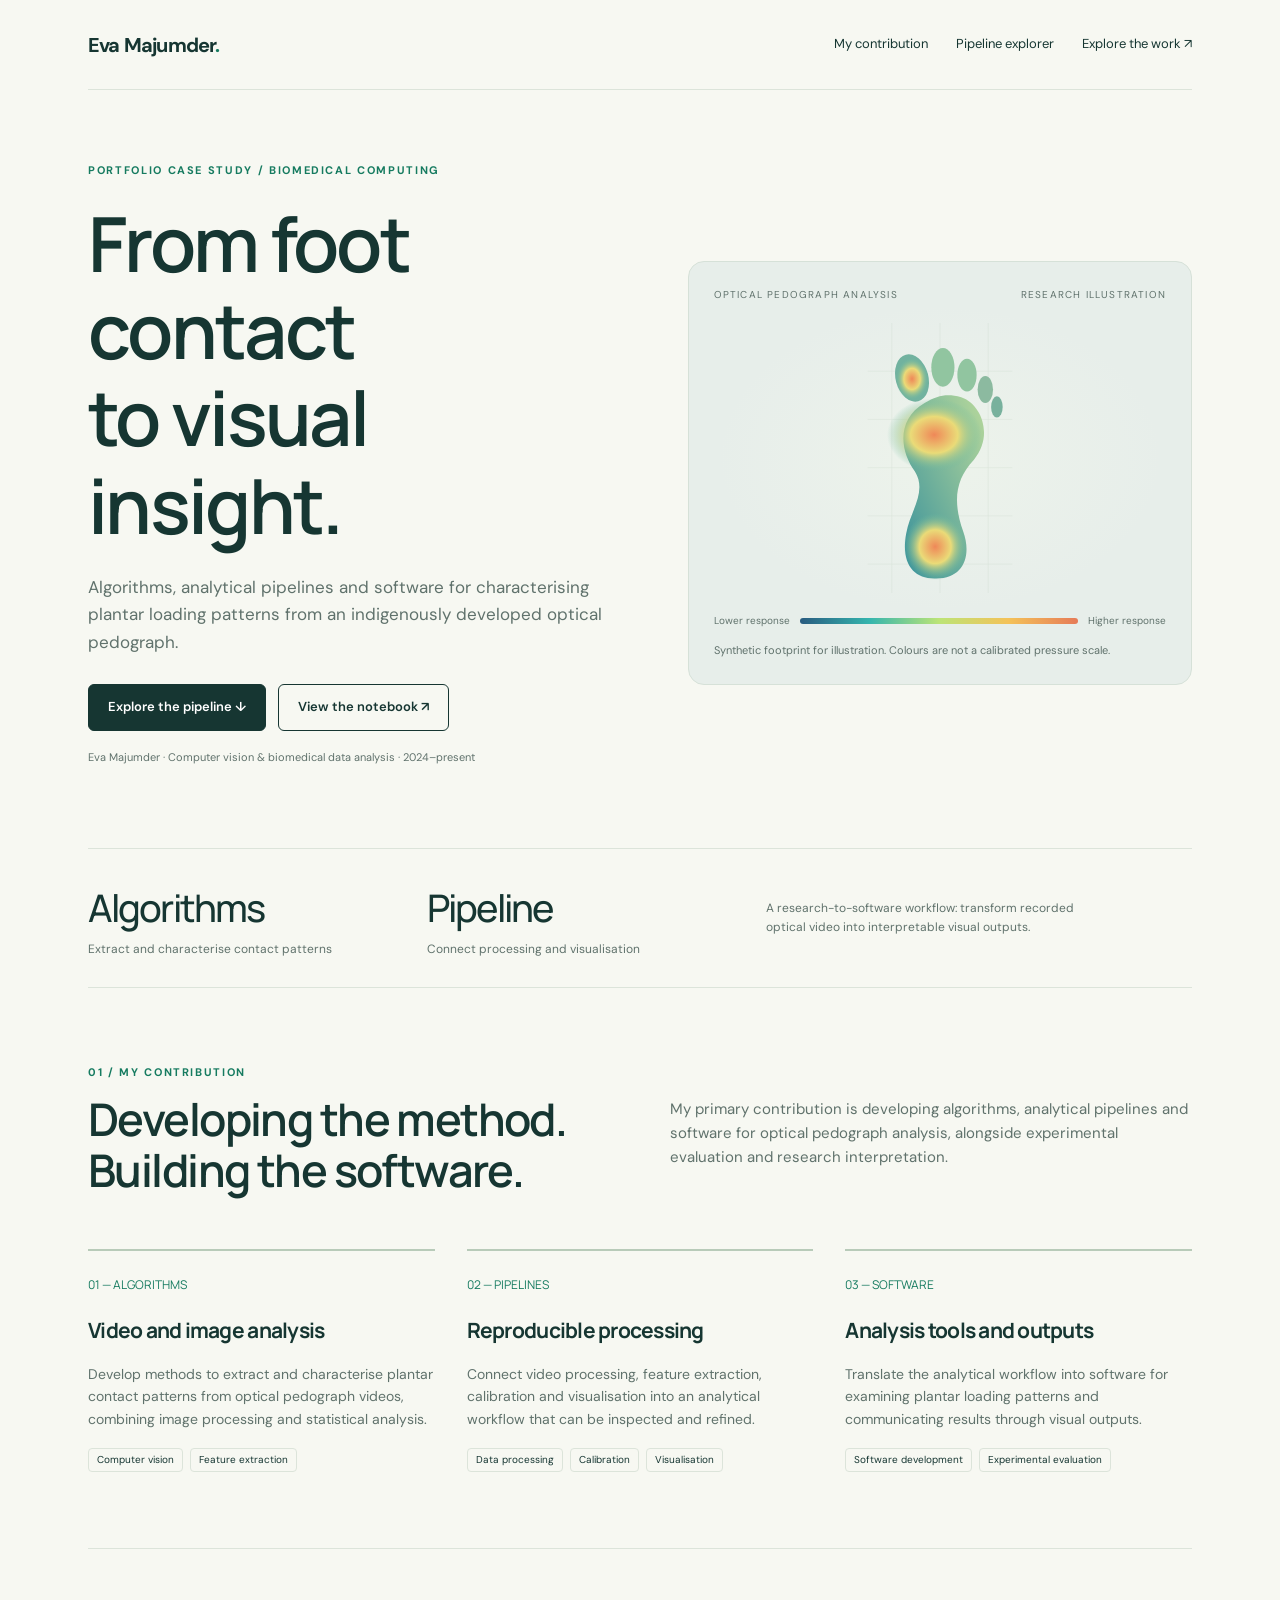
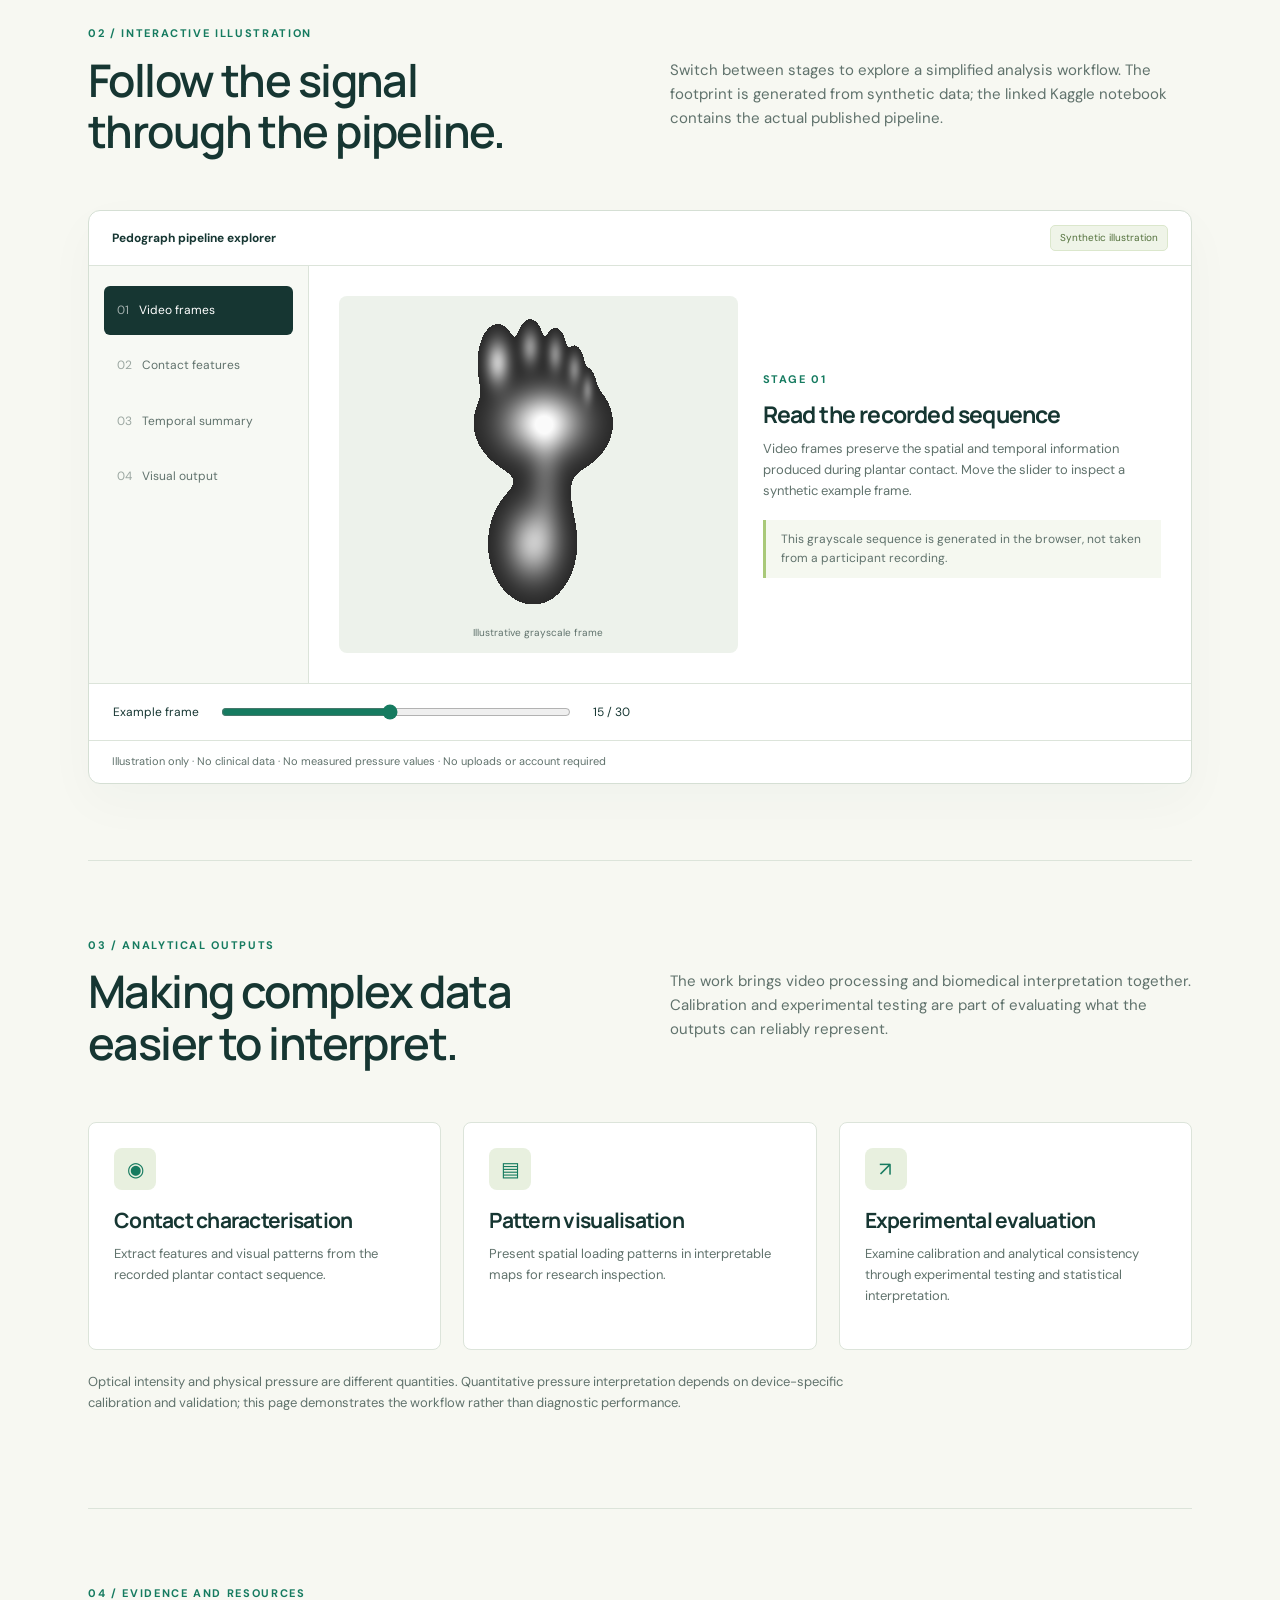
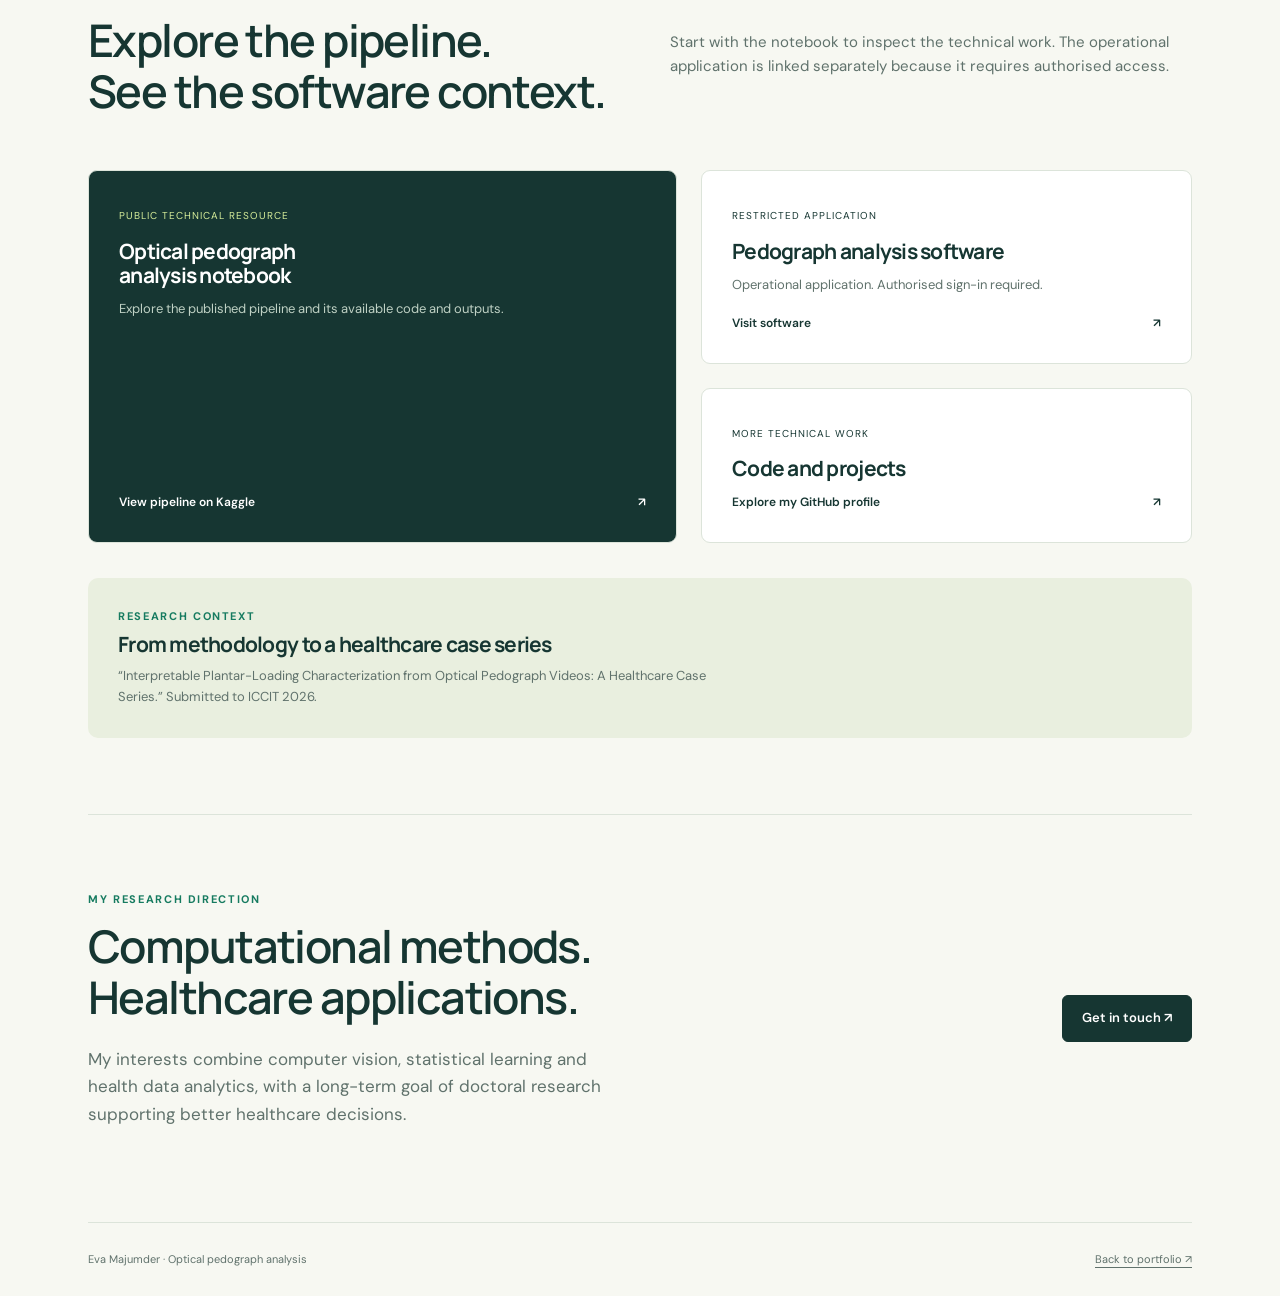
<file: pedograph/pedograph.html>
<!doctype html><html lang="en"><head><meta charset="utf-8"><meta name="viewport" content="width=device-width, initial-scale=1"><title>Optical Pedograph Analysis • Eva Majumder</title><meta name="description" content="Algorithms, image-processing pipelines and software for optical pedograph video analysis. A research portfolio by Eva Majumder."><style>
@import url('https://fonts.googleapis.com/css2?family=DM+Sans:wght@400;500;600;700&family=Manrope:wght@400;500;600;700;800&display=swap');
:root{--ink:#163632;--muted:#60726c;--paper:#f7f8f2;--green:#167b60;--line:#dce4da;--lime:#d6ed9a}*{box-sizing:border-box}html{scroll-behavior:smooth}body{margin:0;background:var(--paper);color:var(--ink);font-family:'DM Sans',Arial,sans-serif;line-height:1.6}a{color:inherit;text-underline-offset:4px}button,a{-webkit-tap-highlight-color:transparent}a:focus-visible,button:focus-visible{outline:3px solid #8cb739;outline-offset:5px}h1,h2,h3{font-family:Manrope,Arial,sans-serif;line-height:1.15;letter-spacing:-.035em}h1{font-size:clamp(42px,6vw,76px);font-weight:600;margin:20px 0 25px}h2{font-size:clamp(30px,4vw,45px);font-weight:600;margin:12px 0 22px}h3{font-size:21px}p{margin:0 0 18px}.wrap{max-width:1200px;margin:auto;padding:0 48px}nav{display:flex;justify-content:space-between;align-items:center;min-height:90px;border-bottom:1px solid var(--line);gap:24px}.brand{text-decoration:none;font-weight:700;font-size:20px;letter-spacing:-.04em}.brand span{color:var(--green)}.navlinks{display:flex;gap:28px;font-size:13px}.navlinks a{text-decoration:none}.eyebrow h2{text-transform:none;letter-spacing:-.035em;color:var(--ink)}.eyebrow{text-transform:uppercase;letter-spacing:.15em;font-size:11px;font-weight:700;color:var(--green)}.hero{padding:72px 0 64px;display:grid;grid-template-columns:1.07fr 1fr;align-items:center;gap:60px}.lead{font-size:17px;color:var(--muted);max-width:550px}.actions{display:flex;gap:12px;flex-wrap:wrap;margin-top:28px}.btn{display:inline-flex;align-items:center;justify-content:center;gap:20px;border:1px solid var(--ink);padding:12px 19px;border-radius:6px;text-decoration:none;font-size:13px;font-weight:600;background:transparent}.btn.primary{background:var(--ink);color:white}.fine{font-size:11px;color:var(--muted)}.hero-art{position:relative;background:#e8eee0;padding:28px;border-radius:18px;min-height:420px;overflow:hidden}.art-top{display:flex;justify-content:space-between;font-size:10px;text-transform:uppercase;letter-spacing:.12em;color:var(--muted)}.network{position:relative;height:275px;display:flex;align-items:center;justify-content:center}.orbit{position:absolute;width:230px;height:230px;border:1px solid #c8d7bd;border-radius:50%}.orbit.small{width:150px;height:150px}.hub{z-index:1;background:var(--ink);color:#fff;padding:28px;border-radius:22px;box-shadow:0 15px 40px #16363220;font-size:32px;line-height:1}.node{position:absolute;padding:12px 16px;background:#fff;border:1px solid #d7e0cf;box-shadow:0 8px 18px #16363209;border-radius:8px;font-size:11px}.n1{top:32px;left:0}.n2{top:42px;right:0}.n3{bottom:24px;left:8px}.n4{bottom:30px;right:0}.node i{display:inline-block;width:6px;height:6px;border-radius:50%;background:var(--green);margin-right:7px}.art-bottom{border-top:1px solid #cad7c3;padding-top:17px;display:flex;justify-content:space-between;gap:12px;font-size:12px}.art-bottom span{font-size:10px;color:var(--muted);display:block}.stats{display:grid;grid-template-columns:1fr 1fr 1.4fr;border-top:1px solid var(--line);border-bottom:1px solid var(--line);padding:28px 0;gap:35px}.stat strong{font-family:Manrope,sans-serif;font-size:38px;font-weight:500;letter-spacing:-.05em}.stat p{font-size:12px;color:var(--muted);margin:2px 0 0}.stat.note{display:flex;align-items:center;font-size:12px;color:var(--muted);max-width:310px}section{padding:76px 0;border-bottom:1px solid var(--line);scroll-margin-top:20px}.sectionhead{display:grid;grid-template-columns:1fr 1fr;gap:60px;align-items:center;margin-bottom:30px}.sectionhead p{color:var(--muted);font-size:15px}.contributions{display:grid;grid-template-columns:repeat(3,1fr);gap:32px}.contribution{border-top:2px solid #b8cbb9;padding-top:20px}.number{font-family:Manrope,sans-serif;color:var(--green);font-size:12px}.contribution p{font-size:14px;color:var(--muted)}.tech{display:flex;gap:7px;flex-wrap:wrap}.tag{font-size:10px;border:1px solid var(--line);padding:3px 8px;border-radius:4px}.demo{background:white;border:1px solid #d5dfd4;border-radius:12px;overflow:hidden;box-shadow:0 18px 50px #16363208}.demo-bar{padding:14px 23px;border-bottom:1px solid var(--line);display:flex;align-items:center;justify-content:space-between;font-size:12px}.badge{background:#eff4e8;border:1px solid #dbe7cc;color:#52703b;padding:4px 9px;border-radius:5px;font-size:10px}.demo-inner{display:grid;grid-template-columns:235px 1fr;min-height:365px}.tabs{padding:20px 15px;background:#f7f9f4;border-right:1px solid var(--line)}.tab{display:block;width:100%;border:0;text-align:left;padding:15px 13px;border-radius:6px;background:transparent;color:var(--muted);font:inherit;font-size:12px;cursor:pointer;margin-bottom:6px}.tab.active{background:var(--ink);color:white}.tab span{margin-right:10px;opacity:.6}.demo-content{padding:32px}.demo-content h3{margin:0 0 12px;font-size:24px}.demo-content p{color:var(--muted);font-size:13px;max-width:600px}.record{display:grid;grid-template-columns:1fr 1fr;gap:14px;margin:24px 0}.field{background:#f8faf6;padding:13px;border:1px solid #e7ece3;border-radius:6px}.field label{display:block;font-size:10px;color:var(--muted);margin-bottom:5px}.field strong{font-size:13px;font-weight:500}.flow{display:flex;gap:8px;align-items:center;flex-wrap:wrap;margin-top:24px}.flow b{background:#edf3e8;padding:12px;font-size:11px;font-weight:500;border-radius:5px}.callout{border-left:3px solid #a9c979;padding:10px 15px;background:#f5f8f0;color:var(--muted);font-size:12px}.demo-foot{padding:12px 23px;border-top:1px solid var(--line);font-size:11px;color:var(--muted)}.evidence{display:grid;grid-template-columns:1.2fr 1fr;gap:24px}.evidence a{text-decoration:none}.resource{display:block;padding:30px;border:1px solid var(--line);border-radius:9px;background:white}.resource.feature{background:var(--ink);color:white;grid-row:span 2;display:flex;flex-direction:column;justify-content:space-between;min-height:285px}.resource p{font-size:13px;color:var(--muted)}.resource.feature p{color:#bfd1c4}.resource h3{margin:12px 0}.linkline{font-size:12px;display:flex;justify-content:space-between;gap:15px;font-weight:600}.status{font-size:10px;text-transform:uppercase;letter-spacing:.1em}.related{background:#e9efdf;border-radius:10px;padding:30px;display:flex;align-items:center;justify-content:space-between;gap:30px;margin-top:35px}.related h3{margin:7px 0 10px}.related p{font-size:13px;color:var(--muted);margin:0;max-width:620px}.closing{display:flex;justify-content:space-between;align-items:center;gap:30px}footer{padding:28px 0;color:var(--muted);font-size:11px;display:flex;justify-content:space-between;gap:20px}button:hover,.btn:hover{filter:brightness(.94)}.resource:hover{border-color:#89ab87} @media(max-width:850px){.wrap{padding:0 25px}.hero{gap:30px;padding-top:45px}.hero-art{padding:20px;min-height:390px}.node{padding:9px;font-size:9px}.sectionhead{gap:25px}.contributions{gap:20px}.demo-inner{grid-template-columns:190px 1fr}.demo-content{padding:24px}}@media(max-width:650px){nav{min-height:75px}.navlinks{gap:14px;font-size:11px}.navlinks a:last-child{display:none}.hero{grid-template-columns:1fr;padding:40px 0}.hero-art{min-height:360px}.network{height:240px}.stats{grid-template-columns:1fr 1fr;gap:15px}.stat.note{grid-column:span 2;max-width:none}.sectionhead,.contributions,.evidence{grid-template-columns:1fr}.sectionhead{gap:0}.contributions{gap:30px}section{padding:48px 0}.demo-inner{grid-template-columns:1fr}.tabs{display:flex;overflow:auto;gap:5px;padding:10px;border-right:0;border-bottom:1px solid var(--line)}.tab{min-width:145px;padding:11px;margin:0;font-size:11px}.demo-content{padding:22px}.demo-bar{padding:12px;gap:8px}.record{gap:8px}.related,.closing{align-items:flex-start;flex-direction:column}.resource.feature{min-height:230px}footer{flex-direction:column;gap:5px}.badge{font-size:9px}}

.pedo-hero{background:#e7eeea;padding:25px;border-radius:16px;border:1px solid #d6e1d8}.scanhead{display:flex;justify-content:space-between;font-size:10px;letter-spacing:.12em;text-transform:uppercase;color:var(--muted)}.scanart{display:flex;align-items:center;justify-content:center;height:310px;background:radial-gradient(ellipse,#edf3eb,transparent 70%)}.scanart svg{height:270px;width:150px}.legend{display:flex;align-items:center;gap:10px;font-size:10px;color:var(--muted)}.gradient{height:6px;background:linear-gradient(90deg,#295b80,#35b5ae,#bce477,#f4c259,#e67b58);flex:1;border-radius:4px}.hero-art{min-height:0}.milestones{display:grid;grid-template-columns:repeat(4,1fr);gap:20px}.milestone{border-top:2px solid #adc8b7;padding-top:18px}.milestone strong{font-size:13px}.milestone p{font-size:12px;color:var(--muted);margin-top:9px}.pipeline-inner{display:grid;grid-template-columns:220px 1fr}.workspace{display:grid;grid-template-columns:1fr 1fr;gap:25px;align-items:center;padding:30px}.canvas-wrap{background:#edf2eb;border-radius:8px;position:relative;padding:12px;text-align:center}canvas{width:100%;max-width:260px;height:auto;display:block;margin:auto}.canvas-caption{font-size:10px;color:var(--muted);margin-top:7px}.explain h3{font-size:23px;margin:12px 0}.explain p{font-size:13px;color:var(--muted)}.controls{border-top:1px solid var(--line);padding:18px 24px;display:flex;align-items:center;gap:20px;font-size:12px}.controls input{flex:1;accent-color:var(--green);max-width:350px}.output-grid{display:grid;grid-template-columns:repeat(3,1fr);gap:22px}.output{padding:25px;border:1px solid var(--line);border-radius:8px;background:white}.output p{font-size:13px;color:var(--muted)}.output h3{margin:18px 0 12px}.glyph{width:42px;height:42px;background:#e8f0df;border-radius:8px;display:flex;align-items:center;justify-content:center;font-size:20px;color:var(--green)}.role-note{padding:22px 0 0;font-size:13px;color:var(--muted);max-width:800px}.evidence .feature{min-height:260px}.backlink{font-size:13px}.demo .badge{white-space:nowrap}@media(max-width:850px){.workspace{padding:22px;gap:20px}.pipeline-inner{grid-template-columns:180px 1fr}.hero{gap:35px}.milestones{gap:15px}}@media(max-width:650px){.milestones,.output-grid{grid-template-columns:1fr 1fr}.pipeline-inner{grid-template-columns:1fr}.workspace{grid-template-columns:1fr}.explain{min-height:150px}.controls{flex-wrap:wrap;gap:10px}.controls input{max-width:none;min-width:140px}.output-grid .output:last-child{grid-column:span 2}.scanart{height:280px}.milestone p{margin-bottom:4px}}
</style></head><body><div class="wrap">
<nav aria-label="Main navigation"><a class="brand" href="https://eva0dev.github.io/">Eva Majumder<span>.</span></a><div class="navlinks"><a href="#contribution">My contribution</a><a href="#pipeline">Pipeline explorer</a><a href="#evidence">Explore the work ↗</a></div></nav>
<main><div class="hero"><div><div class="eyebrow">Portfolio case study / Biomedical computing</div><h1>From foot contact<br>to visual insight.</h1><p class="lead">Algorithms, analytical pipelines and software for characterising plantar loading patterns from an indigenously developed optical pedograph.</p><div class="actions"><a class="btn primary" href="#pipeline">Explore the pipeline ↓</a><a class="btn" href="https://www.kaggle.com/code/evamajumder/pydograph" target="_blank" rel="noopener">View the notebook ↗</a></div><p class="fine" style="margin-top:18px">Eva Majumder · Computer vision & biomedical data analysis · 2024–present</p></div><div class="pedo-hero"><div class="scanhead"><span>Optical pedograph analysis</span><span>Research illustration</span></div><div class="scanart"><svg viewBox="0 0 150 280" role="img" aria-label="Illustrative footprint with coloured regions; synthetic visual, not measured pressure"><defs><linearGradient id="fg" x1="0" y1="1" x2="1" y2="0"><stop stop-color="#358f9b"/><stop offset="1" stop-color="#b8d99b"/></linearGradient><radialGradient id="hg"><stop stop-color="#ef8858"/><stop offset=".5" stop-color="#eadb78"/><stop offset="1" stop-color="#64b9a2" stop-opacity="0"/></radialGradient></defs><g opacity=".4" stroke="#bdcebc" stroke-width=".5"><path d="M0 50H150M0 100H150M0 150H150M0 200H150M0 250H150M25 0V280M75 0V280M125 0V280"/></g><path d="M59 83C30 100 33 132 49 154C62 175 44 195 40 218C34 250 48 266 71 265C100 265 108 241 99 216C88 185 91 162 110 142C131 117 118 84 97 77C82 73 73 75 59 83Z" fill="url(#fg)"/><ellipse cx="46" cy="57" rx="17" ry="25" fill="#71b29f" transform="rotate(-15 46 57)"/><ellipse cx="78" cy="46" rx="12" ry="20" fill="#91c5a0"/><ellipse cx="103" cy="54" rx="10" ry="17" fill="#91c5a0"/><ellipse cx="122" cy="69" rx="8" ry="14" fill="#8cbaa0"/><ellipse cx="134" cy="87" rx="6" ry="11" fill="#78b19d"/><ellipse cx="69" cy="116" rx="49" ry="38" fill="url(#hg)"/><ellipse cx="70" cy="232" rx="33" ry="35" fill="url(#hg)"/><ellipse cx="46" cy="58" rx="17" ry="22" fill="url(#hg)"/></svg></div><div class="legend"><span>Lower response</span><div class="gradient"></div><span>Higher response</span></div><p class="fine" style="margin:13px 0 0">Synthetic footprint for illustration. Colours are not a calibrated pressure scale.</p></div></div>
<div class="stats"><div class="stat"><strong>Algorithms</strong><p>Extract and characterise contact patterns</p></div><div class="stat"><strong>Pipeline</strong><p>Connect processing and visualisation</p></div><div class="stat note">A research-to-software workflow: transform recorded optical video into interpretable visual outputs.</div></div>
<section id="contribution"><div class="sectionhead"><div><div class="eyebrow">01 / My contribution</div><h2>Developing the method.<br>Building the software.</h2></div><p>My primary contribution is developing algorithms, analytical pipelines and software for optical pedograph analysis, alongside experimental evaluation and research interpretation.</p></div><div class="contributions"><article class="contribution"><span class="number">01 — ALGORITHMS</span><h3>Video and image analysis</h3><p>Develop methods to extract and characterise plantar contact patterns from optical pedograph videos, combining image processing and statistical analysis.</p><div class="tech"><span class="tag">Computer vision</span><span class="tag">Feature extraction</span></div></article><article class="contribution"><span class="number">02 — PIPELINES</span><h3>Reproducible processing</h3><p>Connect video processing, feature extraction, calibration and visualisation into an analytical workflow that can be inspected and refined.</p><div class="tech"><span class="tag">Data processing</span><span class="tag">Calibration</span><span class="tag">Visualisation</span></div></article><article class="contribution"><span class="number">03 — SOFTWARE</span><h3>Analysis tools and outputs</h3><p>Translate the analytical workflow into software for examining plantar loading patterns and communicating results through visual outputs.</p><div class="tech"><span class="tag">Software development</span><span class="tag">Experimental evaluation</span></div></article></div></section>
<section id="pipeline"><div class="sectionhead"><div><div class="eyebrow">02 / Interactive illustration</div><h2>Follow the signal<br>through the pipeline.</h2></div><p>Switch between stages to explore a simplified analysis workflow. The footprint is generated from synthetic data; the linked Kaggle notebook contains the actual published pipeline.</p></div><div class="demo"><div class="demo-bar"><strong>Pedograph pipeline explorer</strong><span class="badge">Synthetic illustration</span></div><div class="pipeline-inner"><div class="tabs" role="tablist" aria-label="Analysis stages"><button class="tab active" role="tab" id="tab-0" aria-selected="true" aria-controls="stage-panel" data-step="0"><span>01</span>Video frames</button><button class="tab" role="tab" id="tab-1" aria-selected="false" aria-controls="stage-panel" data-step="1"><span>02</span>Contact features</button><button class="tab" role="tab" id="tab-2" aria-selected="false" aria-controls="stage-panel" data-step="2"><span>03</span>Temporal summary</button><button class="tab" role="tab" id="tab-3" aria-selected="false" aria-controls="stage-panel" data-step="3"><span>04</span>Visual output</button></div><div class="workspace" id="stage-panel" role="tabpanel" aria-labelledby="tab-0"><div class="canvas-wrap"><canvas id="footprint" width="260" height="310" role="img" aria-label="Synthetic footprint showing the selected processing stage"></canvas><div class="canvas-caption" id="canvas-caption">Illustrative grayscale frame</div></div><div class="explain"><div class="eyebrow" id="stage-label">Stage 01</div><h3 id="stage-title"></h3><p id="stage-text"></p><div class="callout" id="stage-note"></div></div></div></div><div class="controls"><label for="frame">Example frame</label><input id="frame" type="range" min="1" max="30" value="15"><output id="frame-number" for="frame">15 / 30</output></div><div class="demo-foot">Illustration only · No clinical data · No measured pressure values · No uploads or account required</div></div></section>
<section><div class="sectionhead"><div><div class="eyebrow">03 / Analytical outputs</div><h2>Making complex data<br>easier to interpret.</h2></div><p>The work brings video processing and biomedical interpretation together. Calibration and experimental testing are part of evaluating what the outputs can reliably represent.</p></div><div class="output-grid"><article class="output"><div class="glyph" aria-hidden="true">◉</div><h3>Contact characterisation</h3><p>Extract features and visual patterns from the recorded plantar contact sequence.</p></article><article class="output"><div class="glyph" aria-hidden="true">▤</div><h3>Pattern visualisation</h3><p>Present spatial loading patterns in interpretable maps for research inspection.</p></article><article class="output"><div class="glyph" aria-hidden="true">↗</div><h3>Experimental evaluation</h3><p>Examine calibration and analytical consistency through experimental testing and statistical interpretation.</p></article></div><p class="role-note">Optical intensity and physical pressure are different quantities. Quantitative pressure interpretation depends on device-specific calibration and validation; this page demonstrates the workflow rather than diagnostic performance.</p></section>
<section id="evidence"><div class="sectionhead"><div><div class="eyebrow">04 / Evidence and resources</div><h2>Explore the pipeline.<br>See the software context.</h2></div><p>Start with the notebook to inspect the technical work. The operational application is linked separately because it requires authorised access.</p></div><div class="evidence"><a class="resource feature" href="https://www.kaggle.com/code/evamajumder/pydograph" target="_blank" rel="noopener"><div><span class="status" style="color:var(--lime)">Public technical resource</span><h3>Optical pedograph<br>analysis notebook</h3><p>Explore the published pipeline and its available code and outputs.</p></div><div class="linkline">View pipeline on Kaggle <span>↗</span></div></a><a class="resource" href="https://pedograph.bibeat.com/" target="_blank" rel="noopener"><span class="status">Restricted application</span><h3>Pedograph analysis software</h3><p>Operational application. Authorised sign-in required.</p><div class="linkline">Visit software <span>↗</span></div></a><a class="resource" href="https://github.com/eva0dev" target="_blank" rel="noopener"><span class="status">More technical work</span><h3>Code and projects</h3><div class="linkline">Explore my GitHub profile <span>↗</span></div></a></div><div class="related"><div><div class="eyebrow">Research context</div><h3>From methodology to a healthcare case series</h3><p>“Interpretable Plantar-Loading Characterization from Optical Pedograph Videos: A Healthcare Case Series.” Submitted to ICCIT 2026.</p></div></div></section>
<section><div class="closing"><div><div class="eyebrow">My research direction</div><h2>Computational methods.<br>Healthcare applications.</h2><p class="lead">My interests combine computer vision, statistical learning and health data analytics, with a long-term goal of doctoral research supporting better healthcare decisions.</p></div><a class="btn primary" href="mailto:evamajumder1989@gmail.com">Get in touch ↗</a></div></section></main><footer><span>Eva Majumder · Optical pedograph analysis</span><a href="https://eva0dev.github.io/">Back to portfolio ↗</a></footer></div>
<script>
const stages=[{title:'Read the recorded sequence',text:'Video frames preserve the spatial and temporal information produced during plantar contact. Move the slider to inspect a synthetic example frame.',note:'This grayscale sequence is generated in the browser, not taken from a participant recording.',caption:'Illustrative grayscale frame'}, {title:'Identify contact features',text:'Image-processing methods identify contact regions and extract features that help characterise the plantar response.',note:'The binary illustration uses a simple threshold. It is not the exact implementation in the research pipeline.',caption:'Illustrative contact mask'}, {title:'Summarise the sequence',text:'Temporal processing combines information across frames to reveal the spatial pattern of the contact sequence.',note:'This illustration displays the maximum synthetic response at each pixel across 30 example frames.',caption:'Synthetic maximum-response summary'}, {title:'Visualise the spatial pattern',text:'A colour map helps the viewer distinguish regions with different optical responses and examine the overall contact pattern.',note:'Colours here represent synthetic relative response, not calibrated pressure in kPa.',caption:'Relative optical response — synthetic'}];let current=0;const canvas=document.getElementById('footprint'),ctx=canvas.getContext('2d');const width=260,height=310;const base=new Float32Array(width*height);for(let y=0;y<height;y++)for(let x=0;x<width;x++){const xx=(x-130)/60,yy=(y-160)/115;const g=(cx,cy,rx,ry,a)=>a*Math.exp(-2*((xx-cx)**2/rx**2+(yy-cy)**2/ry**2));let v=g(-.10,.67,.60,.43,.85)+g(.08,-.40,.90,.38,1)+g(.12,.12,.38,.70,.28)+g(-.68,-.93,.27,.27,.9)+g(-.14,-1.06,.20,.21,.65)+g(.28,-1.0,.17,.20,.58)+g(.60,-.87,.15,.18,.5)+g(.82,-.69,.12,.16,.4);base[y*width+x]=v;}const response=(v,y,t)=>v*Math.max(0,Math.sin((t/31)*Math.PI))*(.65+.35*Math.cos((y/height-t/31)*Math.PI));const palette=[[24,62,72],[41,108,145],[43,173,159],[171,216,117],[243,199,83],[226,113,75]];function color(v){const z=Math.max(0,Math.min(.999,v))*5,k=Math.floor(z),f=z-k;return palette[k].map((c,j)=>Math.round(c+(palette[Math.min(k+1,5)][j]-c)*f));}function draw(){const t=Number(document.getElementById('frame').value);const img=ctx.createImageData(width,height);for(let y=0;y<height;y++)for(let x=0;x<width;x++){let v=response(base[y*width+x],y,t);if(current>=2){v=0;for(let k=1;k<=30;k++)v=Math.max(v,response(base[y*width+x],y,k));}let rgb=[237,242,235];if(current===1){if(v>.19)rgb=[31,105,84];}else if(v>.035){rgb=current===3?color(v):[1,1,1].map(()=>Math.round(35+Math.min(v,1)*215));}let i=4*(y*width+x);img.data[i]=rgb[0];img.data[i+1]=rgb[1];img.data[i+2]=rgb[2];img.data[i+3]=255;}ctx.putImageData(img,0,0);document.getElementById('frame-number').textContent=t+' / 30';}function select(i){current=i;document.querySelectorAll('.tab').forEach((b,j)=>{b.classList.toggle('active',i===j);b.setAttribute('aria-selected',String(i===j));b.tabIndex=i===j?0:-1;});document.getElementById('stage-panel').setAttribute('aria-labelledby','tab-'+i);document.getElementById('stage-label').textContent='Stage 0'+(i+1);document.getElementById('stage-title').textContent=stages[i].title;document.getElementById('stage-text').textContent=stages[i].text;document.getElementById('stage-note').textContent=stages[i].note;document.getElementById('canvas-caption').textContent=stages[i].caption;document.getElementById('frame').disabled=i>=2;document.getElementById('frame-number').textContent=i>=2?'All 30 frames':document.getElementById('frame').value+' / 30';draw();if(i>=2)document.getElementById('frame-number').textContent='All 30 frames';}document.querySelectorAll('.tab').forEach((b,i)=>{b.addEventListener('click',()=>select(i));b.addEventListener('keydown',e=>{if(['ArrowRight','ArrowDown','ArrowLeft','ArrowUp'].includes(e.key)){e.preventDefault();const d=['ArrowRight','ArrowDown'].includes(e.key)?1:-1,j=(i+d+4)%4;select(j);document.getElementById('tab-'+j).focus();}})});document.getElementById('frame').addEventListener('input',draw);select(0);
</script></body></html>
</file>
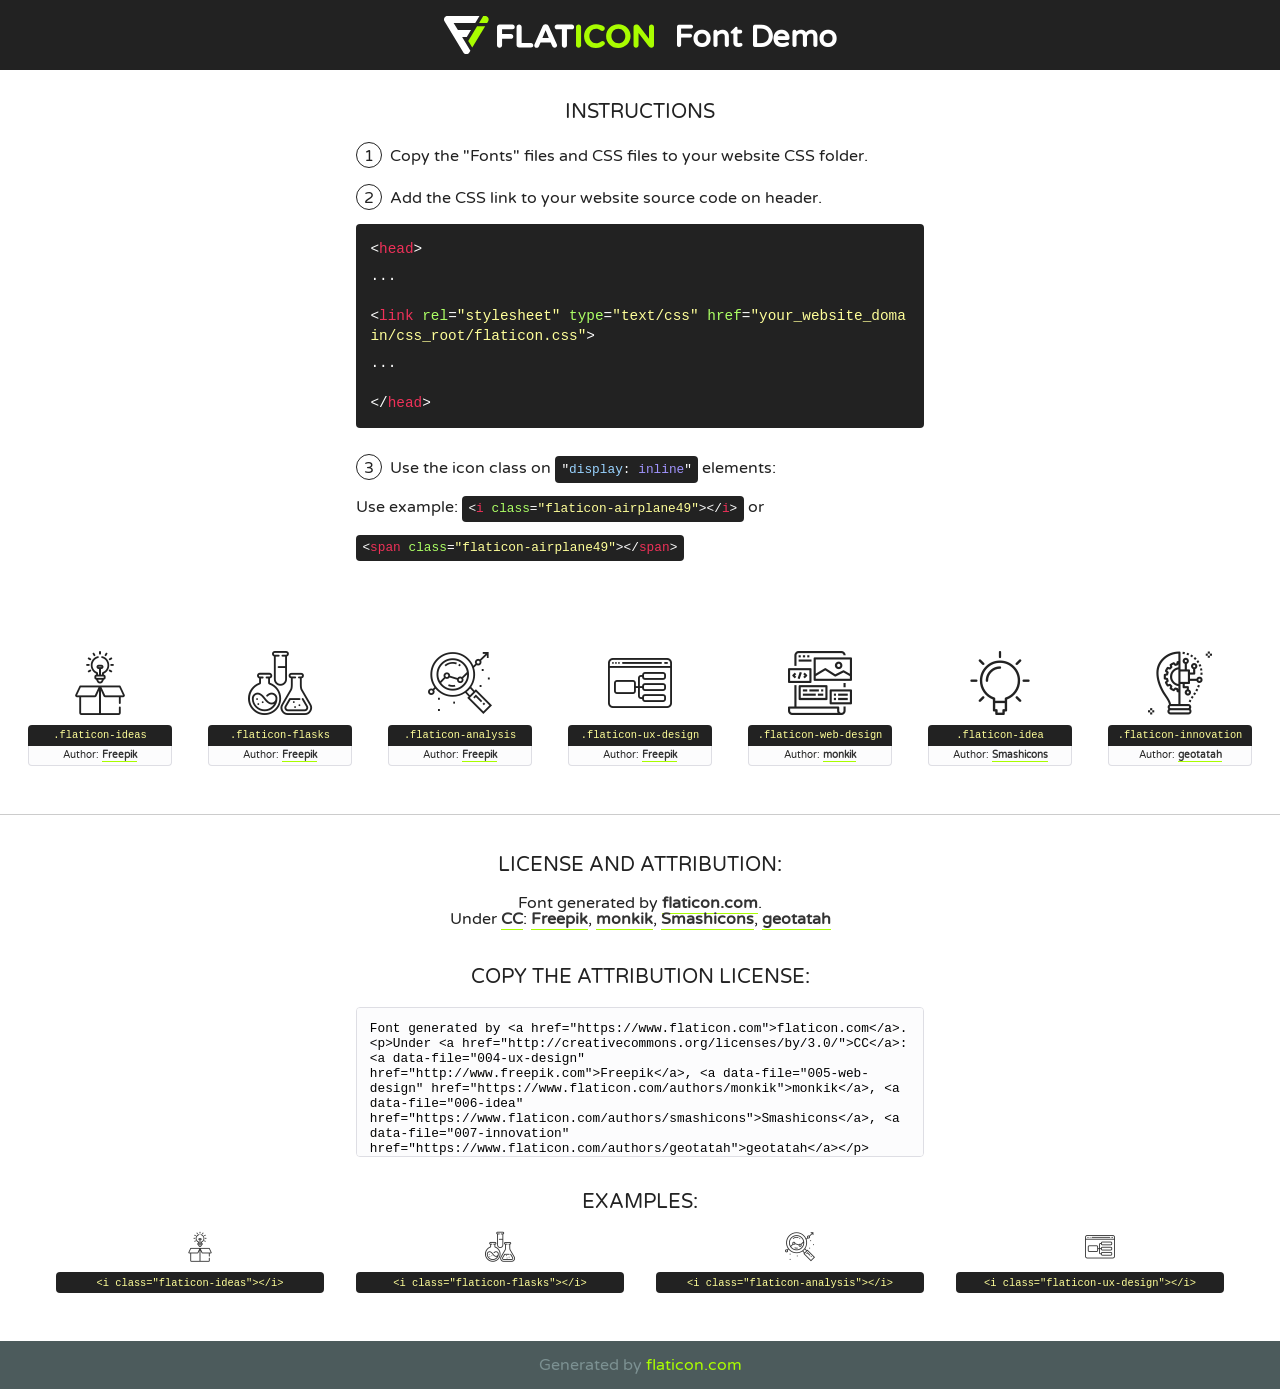
<file: fonts/flaticon/font/flaticon.html>
<!DOCTYPE html>
<!--
  Flaticon icon font: Flaticon
  Creation date: 20/03/2019 02:18
-->
<html>
<!DOCTYPE html>
<html>

<head>
    <title>Flaticon WebFont</title>
    <link href="http://fonts.googleapis.com/css?family=Varela+Round" rel="stylesheet" type="text/css" />
    <link rel="stylesheet" type="text/css" href="flaticon.css">
    <meta charset="UTF-8">
    <style>
    html, body, div, span, applet, object, iframe,
    h1, h2, h3, h4, h5, h6, p, blockquote, pre,
    a, abbr, acronym, address, big, cite, code,
    del, dfn, em, img, ins, kbd, q, s, samp,
    small, strike, strong, sub, sup, tt, var,
    b, u, i, center,
    dl, dt, dd, ol, ul, li,
    fieldset, form, label, legend,
    table, caption, tbody, tfoot, thead, tr, th, td,
    article, aside, canvas, details, embed, 
    figure, figcaption, footer, header, hgroup, 
    menu, nav, output, ruby, section, summary,
    time, mark, audio, video {
        margin: 0;
        padding: 0;
        border: 0;
        font-size: 100%;
        font: inherit;
        vertical-align: baseline;
    }
    /* HTML5 display-role reset for older browsers */
    article, aside, details, figcaption, figure, 
    footer, header, hgroup, menu, nav, section {
        display: block;
    }
    body {
        line-height: 1;
    }
    ol, ul {
        list-style: none;
    }
    blockquote, q {
        quotes: none;
    }
    blockquote:before, blockquote:after,
    q:before, q:after {
        content: '';
        content: none;
    }
    table {
        border-collapse: collapse;
        border-spacing: 0;
    }
    body {
        font-family: 'Varela Round', Helvetica, Arial, sans-serif;
        font-size: 16px;
        color: #222;
    }
    a {
        color: #333;
        border-bottom: 1px solid #a9fd00;
        font-weight: bold;
        text-decoration: none;
    }
    * {
        -moz-box-sizing: border-box;
        -webkit-box-sizing: border-box;
        box-sizing: border-box;
        margin: 0;
        padding: 0;
    }
    [class^="flaticon-"]:before, [class*=" flaticon-"]:before, [class^="flaticon-"]:after, [class*=" flaticon-"]:after {
        font-family: Flaticon;
        font-size: 30px;
        font-style: normal;
        margin-left: 20px;
        color: #333;
    }
    .wrapper {
        max-width: 600px;
        margin: auto;
        padding: 0 1em;
    }
    .title {
        font-size: 1.25em;
        text-align: center;
        margin-bottom: 1em;
        text-transform: uppercase;
    }
    header {
        text-align: center;
        background-color: #222;
        color: #fff;
        padding: 1em;
    }
    header .logo {
        width: 210px;
        height: 38px;
        display: inline-block;
        vertical-align: middle;
        margin-right: 1em;
        border: none;
    }
    header strong {
        font-size: 1.95em;
        font-weight: bold;
        vertical-align: middle;
        margin-top: 5px;
        display: inline-block;
    }
    .demo {
        margin: 2em auto;
        line-height: 1.25em;
    }
    .demo ul li {
        margin-bottom: 1em;
    }
    .demo ul li .num {
        color: #222;
        border-radius: 20px;
        display: inline-block;
        width: 26px;
        padding: 3px;
        height: 26px;
        text-align: center;
        margin-right: 0.5em;
        border: 1px solid #222;
    }
    .demo ul li code {
        background-color: #222;
        border-radius: 4px;
        padding: 0.25em 0.5em;
        display: inline-block;
        color: #fff;
        font-family: Consolas,Monaco,Lucida Console,Liberation Mono,DejaVu Sans Mono,Bitstream Vera Sans Mono,Courier New, monospace;
        font-weight: lighter;
        margin-top: 1em;
        font-size: 0.8em;
        word-break: break-all;
    }
    .demo ul li code.big {
        padding: 1em;
        font-size: 0.9em;
    }
    .demo ul li code .red {
        color: #EF3159;
    }
    .demo ul li code .green {
        color: #ACFF65;
    }
    .demo ul li code .yellow {
        color: #FFFF99;
    }
    .demo ul li code .blue {
        color: #99D3FF;
    }
    .demo ul li code .purple {
        color: #A295FF;
    }
    .demo ul li code .dots {
        margin-top: 0.5em;
        display: block;
    }
    #glyphs {
        border-bottom: 1px solid #ccc;
        padding: 2em 0;
        text-align: center;
    }
    .glyph {
        display: inline-block;
        width: 9em;
        margin: 1em;
        text-align: center;
        vertical-align: top;
        background: #FFF;
    }
    .glyph .glyph-icon {
        padding: 10px;
        display: block;
        font-family:"Flaticon";
        font-size: 64px;
        line-height: 1;
    }
    .glyph .glyph-icon:before {
        font-size: 64px;
        color: #222;
        margin-left: 0;
    }
    .class-name {
        font-size: 0.65em;
        background-color: #222;
        color: #fff;
        border-radius: 4px 4px 0 0;
        padding: 0.5em;
        color: #FFFF99;
        font-family: Consolas,Monaco,Lucida Console,Liberation Mono,DejaVu Sans Mono,Bitstream Vera Sans Mono,Courier New, monospace;
    }
    .author-name {
        font-size: 0.6em;
        background-color: #fcfcfd;
        border: 1px solid #DEDEE4;
        border-top: 0;
        border-radius: 0 0 4px 4px;
        padding: 0.5em;
    }
    .class-name:last-child {
        font-size: 10px;
        color:#888;
    }
    .class-name:last-child a {
        font-size: 10px;
        color:#555;
    }
    .class-name:last-child a:hover {
        color:#a9fd00;
    }
    .glyph > input {
        display: block;
        width: 100px;
        margin: 5px auto;
        text-align: center;
        font-size: 12px;
        cursor: text;
    }
    .glyph > input.icon-input {
        font-family:"Flaticon";
        font-size: 16px;
        margin-bottom: 10px;
    }
    .attribution .title {
        margin-top: 2em;
    }
    .attribution textarea {
        background-color: #fcfcfd;
        padding: 1em;
        border: none;
        box-shadow: none;
        border: 1px solid #DEDEE4;
        border-radius: 4px;
        resize: none;
        width: 100%;
        height: 150px;
        font-size: 0.8em;
        font-family: Consolas,Monaco,Lucida Console,Liberation Mono,DejaVu Sans Mono,Bitstream Vera Sans Mono,Courier New, monospace;
        -webkit-appearance: none;
    }
    .iconsuse {
        margin: 2em auto;
        text-align: center;
        max-width: 1200px;
    }
    .iconsuse:after {
        content: '';
        display: table;
        clear: both;
    }
    .iconsuse .image {
        float: left;
        width: 25%;
        padding: 0 1em;
    }
    .iconsuse .image p {
        margin-bottom: 1em;
    }
    .iconsuse .image span {
        display: block;
        font-size: 0.65em;
        background-color: #222;
        color: #fff;
        border-radius: 4px;
        padding: 0.5em;
        color: #FFFF99;
        margin-top: 1em;
        font-family: Consolas,Monaco,Lucida Console,Liberation Mono,DejaVu Sans Mono,Bitstream Vera Sans Mono,Courier New, monospace;
    }
    #footer {
        text-align: center;
        background-color: #4C5B5C;
        color: #7c9192;
        padding: 1em;
    }
    #footer a {
        border: none;
        color: #a9fd00;
        font-weight: normal;
    }
    @media (max-width: 960px) {
        .iconsuse .image {
            width: 50%;
        }
    }
    @media (max-width: 560px) {
        .iconsuse .image {
            width: 100%;
        }
    }
    </style>
</head>

<body class="characters-off">

    <header>
        <a href="https://www.flaticon.com" target="_blank" class="logo">
            <svg version="1.1" xmlns="http://www.w3.org/2000/svg" xmlns:xlink="http://www.w3.org/1999/xlink" xmlns:a="http://ns.adobe.com/AdobeSVGViewerExtensions/3.0/" viewBox="0 0 560.875 102.036" enable-background="new 0 0 560.875 102.036" xml:space="preserve">
                <defs>
                </defs>
                <g>
                    <g class="letters">
                        <path fill="#ffffff" d="M141.596,29.675c0-3.777,2.985-6.767,6.764-6.767h34.438c3.426,0,6.15,2.728,6.15,6.15
                        c0,3.43-2.724,6.149-6.15,6.149h-27.674v13.091h23.719c3.429,0,6.151,2.724,6.151,6.15c0,3.43-2.723,6.149-6.151,6.149h-23.719
                        v17.574c0,3.773-2.986,6.761-6.764,6.761c-3.779,0-6.764-2.989-6.764-6.761V29.675z"></path>
                        <path fill="#ffffff" d="M193.844,29.149c0-3.781,2.985-6.767,6.764-6.767c3.776,0,6.763,2.985,6.763,6.767v42.957h25.039
                        c3.426,0,6.149,2.726,6.149,6.153c0,3.425-2.723,6.15-6.149,6.15h-31.802c-3.779,0-6.764-2.986-6.764-6.768V29.149z"></path>
                        <path fill="#ffffff" d="M241.891,75.71l21.438-48.407c1.492-3.341,4.215-5.357,7.906-5.357h0.792
                        c3.686,0,6.323,2.017,7.815,5.357l21.439,48.407c0.436,0.967,0.701,1.845,0.701,2.723c0,3.602-2.809,6.501-6.414,6.501
                        c-3.161,0-5.269-1.845-6.499-4.655l-4.132-9.661h-27.059l-4.301,10.102c-1.144,2.631-3.426,4.214-6.237,4.214
                        c-3.517,0-6.24-2.81-6.24-6.325C241.1,77.64,241.451,76.677,241.891,75.71z M279.932,58.666l-8.521-20.297l-8.526,20.297H279.932
                        z"></path>
                        <path fill="#ffffff" d="M314.864,35.387H301.86c-3.429,0-6.239-2.813-6.239-6.238c0-3.429,2.811-6.24,6.239-6.24h39.533
                        c3.426,0,6.237,2.811,6.237,6.24c0,3.425-2.811,6.238-6.237,6.238h-13.001v42.785c0,3.773-2.99,6.761-6.764,6.761
                        c-3.779,0-6.764-2.989-6.764-6.761V35.387z"></path>
                        <path fill="#A9FD00" d="M352.615,29.149c0-3.781,2.985-6.767,6.767-6.767c3.774,0,6.761,2.985,6.761,6.767v49.024
                        c0,3.773-2.987,6.761-6.761,6.761c-3.781,0-6.767-2.989-6.767-6.761V29.149z"></path>
                        <path fill="#A9FD00" d="M374.132,53.836v-0.179c0-17.481,13.178-31.801,32.065-31.801c9.22,0,15.459,2.458,20.557,6.238
                        c1.402,1.054,2.637,2.985,2.637,5.357c0,3.692-2.985,6.59-6.681,6.59c-1.845,0-3.071-0.702-4.044-1.319
                        c-3.776-2.813-7.729-4.393-12.562-4.393c-10.364,0-17.831,8.611-17.831,19.154v0.173c0,10.542,7.291,19.329,17.831,19.329
                        c5.715,0,9.492-1.756,13.359-4.834c1.049-0.874,2.458-1.491,4.039-1.491c3.429,0,6.325,2.813,6.325,6.236
                        c0,2.106-1.056,3.78-2.282,4.834c-5.539,4.834-12.036,7.733-21.878,7.733C387.572,85.464,374.132,71.493,374.132,53.836z"></path>
                        <path fill="#A9FD00" d="M433.009,53.836v-0.179c0-17.481,13.79-31.801,32.766-31.801c18.981,0,32.592,14.143,32.592,31.628v0.173
                        c0,17.483-13.785,31.807-32.769,31.807C446.625,85.464,433.009,71.32,433.009,53.836z M484.224,53.836v-0.179
                        c0-10.539-7.725-19.326-18.626-19.326c-10.893,0-18.449,8.611-18.449,19.154v0.173c0,10.542,7.73,19.329,18.626,19.329
                        C476.676,72.986,484.224,64.378,484.224,53.836z"></path>
                        <path fill="#A9FD00" d="M506.233,29.321c0-3.774,2.99-6.763,6.767-6.763h1.401c3.252,0,5.183,1.583,7.029,3.953l26.093,34.265
                        V29.059c0-3.692,2.99-6.677,6.681-6.677c3.683,0,6.671,2.985,6.671,6.677v48.934c0,3.78-2.987,6.765-6.764,6.765h-0.436
                        c-3.257,0-5.188-1.581-7.034-3.953l-27.056-35.492v32.944c0,3.687-2.985,6.676-6.678,6.676c-3.683,0-6.673-2.989-6.673-6.676
                        V29.321z"></path>
                    </g>
                    <g class="insignia">
                        <path fill="#ffffff" d="M48.372,56.137h12.517l11.156-18.537H37.186L25.688,18.539h57.825L94.668,0H9.271
                        C5.925,0,2.842,1.801,1.198,4.716c-1.644,2.907-1.593,6.482,0.134,9.343l50.38,83.501c1.678,2.781,4.689,4.476,7.938,4.476
                        c3.246,0,6.257-1.695,7.935-4.476l2.898-4.804L48.372,56.137z"></path>
                        <g class="i">
                            <path fill="#A9FD00" d="M93.575,18.539h0.031v0.004l21.652,0.004l2.705-4.488c1.727-2.861,1.778-6.436,0.133-9.343
                            C116.454,1.801,113.371,0,110.026,0h-5.294L93.575,18.539z"></path>
                            <polygon fill="#A9FD00" points="88.291,27.356 64.725,66.486 75.519,84.404 109.942,27.356"></polygon>
                        </g>
                    </g>
                </g>
            </svg>
        </a>
        <strong>Font Demo</strong>
    </header>


    <section class="demo wrapper">

        <p class="title">Instructions</p>

        <ul>
            <li>
                <span class="num">1</span>Copy the "Fonts" files and CSS files to your website CSS folder.
            </li>
            <li>
                <span class="num">2</span>Add the CSS link to your website source code on header.
                <code class="big">
                    &lt;<span class="red">head</span>&gt;
                    <br/><span class="dots">...</span>
                    <br/>&lt;<span class="red">link</span> <span class="green">rel</span>=<span class="yellow">"stylesheet"</span> <span class="green">type</span>=<span class="yellow">"text/css"</span> <span class="green">href</span>=<span class="yellow">"your_website_domain/css_root/flaticon.css"</span>&gt;
                    <br/><span class="dots">...</span>
                    <br/>&lt;/<span class="red">head</span>&gt;
                </code>
            </li>

            <li>
                <p>
                    <span class="num">3</span>Use the icon class on <code>"<span class="blue">display</span>:<span class="purple"> inline</span>"</code> elements:
                    <br />
                    Use example: <code>&lt;<span class="red">i</span> <span class="green">class</span>=<span class="yellow">&quot;flaticon-airplane49&quot;</span>&gt;&lt;/<span class="red">i</span>&gt;</code> or <code>&lt;<span class="red">span</span> <span class="green">class</span>=<span class="yellow">&quot;flaticon-airplane49&quot;</span>&gt;&lt;/<span class="red">span</span>&gt;</code>
            </li>
        </ul>

    </section>




   <section id="glyphs">          
    
      
        <div class="glyph"><div class="glyph-icon flaticon-ideas"></div>
            <div class="class-name">.flaticon-ideas</div>
            <div class="author-name">Author: <a data-file="001-ideas" href="http://www.freepik.com">Freepik</a> </div> 
        </div>        
        
        <div class="glyph"><div class="glyph-icon flaticon-flasks"></div>
            <div class="class-name">.flaticon-flasks</div>
            <div class="author-name">Author: <a data-file="002-flasks" href="http://www.freepik.com">Freepik</a> </div> 
        </div>        
        
        <div class="glyph"><div class="glyph-icon flaticon-analysis"></div>
            <div class="class-name">.flaticon-analysis</div>
            <div class="author-name">Author: <a data-file="003-analysis" href="http://www.freepik.com">Freepik</a> </div> 
        </div>        
        
        <div class="glyph"><div class="glyph-icon flaticon-ux-design"></div>
            <div class="class-name">.flaticon-ux-design</div>
            <div class="author-name">Author: <a data-file="004-ux-design" href="http://www.freepik.com">Freepik</a> </div> 
        </div>        
        
        <div class="glyph"><div class="glyph-icon flaticon-web-design"></div>
            <div class="class-name">.flaticon-web-design</div>
            <div class="author-name">Author: <a data-file="005-web-design" href="https://www.flaticon.com/authors/monkik">monkik</a> </div> 
        </div>        
        
        <div class="glyph"><div class="glyph-icon flaticon-idea"></div>
            <div class="class-name">.flaticon-idea</div>
            <div class="author-name">Author: <a data-file="006-idea" href="https://www.flaticon.com/authors/smashicons">Smashicons</a> </div> 
        </div>        
        
        <div class="glyph"><div class="glyph-icon flaticon-innovation"></div>
            <div class="class-name">.flaticon-innovation</div>
            <div class="author-name">Author: <a data-file="007-innovation" href="https://www.flaticon.com/authors/geotatah">geotatah</a> </div> 
        </div>        
        

    </section>



    <section class="attribution wrapper"   style="text-align:center;">

      <div class="title">License and attribution:</div><div class="attrDiv">Font generated by <a href="https://www.flaticon.com">flaticon.com</a>. <div><p>Under <a href="http://creativecommons.org/licenses/by/3.0/">CC</a>: <a data-file="004-ux-design" href="http://www.freepik.com">Freepik</a>, <a data-file="005-web-design" href="https://www.flaticon.com/authors/monkik">monkik</a>, <a data-file="006-idea" href="https://www.flaticon.com/authors/smashicons">Smashicons</a>, <a data-file="007-innovation" href="https://www.flaticon.com/authors/geotatah">geotatah</a></p>  </div>
      </div>
      <div class="title">Copy the Attribution License:</div>

    <textarea onclick="this.focus();this.select();">Font generated by &lt;a href=&quot;https://www.flaticon.com&quot;&gt;flaticon.com&lt;/a&gt;. <p>Under <a href="http://creativecommons.org/licenses/by/3.0/">CC</a>: <a data-file="004-ux-design" href="http://www.freepik.com">Freepik</a>, <a data-file="005-web-design" href="https://www.flaticon.com/authors/monkik">monkik</a>, <a data-file="006-idea" href="https://www.flaticon.com/authors/smashicons">Smashicons</a>, <a data-file="007-innovation" href="https://www.flaticon.com/authors/geotatah">geotatah</a></p>  
     </textarea>

    </section>

    <section class="iconsuse">

          <div class="title">Examples:</div>            
             
            <div class="image">
                <p>
                    <i class="glyph-icon flaticon-ideas"></i> 
                    <span>&lt;i class=&quot;flaticon-ideas&quot;&gt;&lt;/i&gt;</span>
                </p>
            </div>
            
            <div class="image">
                <p>
                    <i class="glyph-icon flaticon-flasks"></i> 
                    <span>&lt;i class=&quot;flaticon-flasks&quot;&gt;&lt;/i&gt;</span>
                </p>
            </div>
            
            <div class="image">
                <p>
                    <i class="glyph-icon flaticon-analysis"></i> 
                    <span>&lt;i class=&quot;flaticon-analysis&quot;&gt;&lt;/i&gt;</span>
                </p>
            </div>
            
            <div class="image">
                <p>
                    <i class="glyph-icon flaticon-ux-design"></i> 
                    <span>&lt;i class=&quot;flaticon-ux-design&quot;&gt;&lt;/i&gt;</span>
                </p>
            </div>
                       
        </div>
                            
    </section>

<div id="footer">
    <div>Generated by <a href="https://www.flaticon.com">flaticon.com</a>
    </div>
</div>



</body>
</html>
</file>
<file: css/flaticon.css>
/*
  	Flaticon icon font: Flaticon
  	Creation date: 04/01/2019 13:45
  	*/


@font-face {
  font-family: "Flaticon";
  src: url("../fonts/flaticon/font/Flaticon.eot");
  src: url("../fonts/flaticon/font/Flaticon.eot?#iefix") format("embedded-opentype"),
       url("../fonts/flaticon/font/Flaticon.woff") format("woff"),
       url("../fonts/flaticon/font/Flaticon.ttf") format("truetype"),
       url("../fonts/flaticon/font/Flaticon.svg#Flaticon") format("svg");
  font-weight: normal;
  font-style: normal;
}

@media screen and (-webkit-min-device-pixel-ratio:0) {
  @font-face {
    font-family: "Flaticon";
    src: url("../fonts/flaticon/font/Flaticon.svg#Flaticon") format("svg");
  }
}

[class^="flaticon-"]:before, [class*=" flaticon-"]:before,
[class^="flaticon-"]:after, [class*=" flaticon-"]:after {   
  font-family: Flaticon;
  font-style: normal;
  font-weight: normal;
  font-variant: normal;
  text-transform: none;
  line-height: 1;

  /* Better Font Rendering =========== */
  -webkit-font-smoothing: antialiased;
  -moz-osx-font-smoothing: grayscale;
}

.flaticon-ideas:before { content: "\f100"; }
.flaticon-flasks:before { content: "\f101"; }
.flaticon-analysis:before { content: "\f102"; }
.flaticon-ux-design:before { content: "\f103"; }
.flaticon-web-design:before { content: "\f104"; }
.flaticon-idea:before { content: "\f105"; }
.flaticon-innovation:before { content: "\f106"; }
</file>
<file: css/icomoon.css>
@font-face {
  font-family: 'icomoon';
  src:  url('../fonts/icomoon/icomoon.eot?6tt51o');
  src:  url('../fonts/icomoon/icomoon.eot?6tt51o#iefix') format('embedded-opentype'),
    url('../fonts/icomoon/icomoon.ttf?6tt51o') format('truetype'),
    url('../fonts/icomoon/icomoon.woff?6tt51o') format('woff'),
    url('../fonts/icomoon/icomoon.svg?6tt51o#icomoon') format('svg');
  font-weight: normal;
  font-style: normal;
}

[class^="icon-"], [class*=" icon-"] {
  /* use !important to prevent issues with browser extensions that change fonts */
  font-family: 'icomoon' !important;
  speak: none;
  font-style: normal;
  font-weight: normal;
  font-variant: normal;
  text-transform: none;
  line-height: 1;

  /* Better Font Rendering =========== */
  -webkit-font-smoothing: antialiased;
  -moz-osx-font-smoothing: grayscale;
}

.icon-asterisk:before {
  content: "\f069";
}
.icon-plus:before {
  content: "\f067";
}
.icon-question:before {
  content: "\f128";
}
.icon-minus:before {
  content: "\f068";
}
.icon-glass:before {
  content: "\f000";
}
.icon-music:before {
  content: "\f001";
}
.icon-search:before {
  content: "\f002";
}
.icon-envelope-o:before {
  content: "\f003";
}
.icon-heart:before {
  content: "\f004";
}
.icon-star:before {
  content: "\f005";
}
.icon-star-o:before {
  content: "\f006";
}
.icon-user:before {
  content: "\f007";
}
.icon-film:before {
  content: "\f008";
}
.icon-th-large:before {
  content: "\f009";
}
.icon-th:before {
  content: "\f00a";
}
.icon-th-list:before {
  content: "\f00b";
}
.icon-check:before {
  content: "\f00c";
}
.icon-close:before {
  content: "\f00d";
}
.icon-remove:before {
  content: "\f00d";
}
.icon-times:before {
  content: "\f00d";
}
.icon-search-plus:before {
  content: "\f00e";
}
.icon-search-minus:before {
  content: "\f010";
}
.icon-power-off:before {
  content: "\f011";
}
.icon-signal:before {
  content: "\f012";
}
.icon-cog:before {
  content: "\f013";
}
.icon-gear:before {
  content: "\f013";
}
.icon-trash-o:before {
  content: "\f014";
}
.icon-home:before {
  content: "\f015";
}
.icon-file-o:before {
  content: "\f016";
}
.icon-clock-o:before {
  content: "\f017";
}
.icon-road:before {
  content: "\f018";
}
.icon-download:before {
  content: "\f019";
}
.icon-arrow-circle-o-down:before {
  content: "\f01a";
}
.icon-arrow-circle-o-up:before {
  content: "\f01b";
}
.icon-inbox:before {
  content: "\f01c";
}
.icon-play-circle-o:before {
  content: "\f01d";
}
.icon-repeat:before {
  content: "\f01e";
}
.icon-rotate-right:before {
  content: "\f01e";
}
.icon-refresh:before {
  content: "\f021";
}
.icon-list-alt:before {
  content: "\f022";
}
.icon-lock:before {
  content: "\f023";
}
.icon-flag:before {
  content: "\f024";
}
.icon-headphones:before {
  content: "\f025";
}
.icon-volume-off:before {
  content: "\f026";
}
.icon-volume-down:before {
  content: "\f027";
}
.icon-volume-up:before {
  content: "\f028";
}
.icon-qrcode:before {
  content: "\f029";
}
.icon-barcode:before {
  content: "\f02a";
}
.icon-tag:before {
  content: "\f02b";
}
.icon-tags:before {
  content: "\f02c";
}
.icon-book:before {
  content: "\f02d";
}
.icon-bookmark:before {
  content: "\f02e";
}
.icon-print:before {
  content: "\f02f";
}
.icon-camera:before {
  content: "\f030";
}
.icon-font:before {
  content: "\f031";
}
.icon-bold:before {
  content: "\f032";
}
.icon-italic:before {
  content: "\f033";
}
.icon-text-height:before {
  content: "\f034";
}
.icon-text-width:before {
  content: "\f035";
}
.icon-align-left:before {
  content: "\f036";
}
.icon-align-center:before {
  content: "\f037";
}
.icon-align-right:before {
  content: "\f038";
}
.icon-align-justify:before {
  content: "\f039";
}
.icon-list:before {
  content: "\f03a";
}
.icon-dedent:before {
  content: "\f03b";
}
.icon-outdent:before {
  content: "\f03b";
}
.icon-indent:before {
  content: "\f03c";
}
.icon-video-camera:before {
  content: "\f03d";
}
.icon-image:before {
  content: "\f03e";
}
.icon-photo:before {
  content: "\f03e";
}
.icon-picture-o:before {
  content: "\f03e";
}
.icon-pencil:before {
  content: "\f040";
}
.icon-map-marker:before {
  content: "\f041";
}
.icon-adjust:before {
  content: "\f042";
}
.icon-tint:before {
  content: "\f043";
}
.icon-edit:before {
  content: "\f044";
}
.icon-pencil-square-o:before {
  content: "\f044";
}
.icon-share-square-o:before {
  content: "\f045";
}
.icon-check-square-o:before {
  content: "\f046";
}
.icon-arrows:before {
  content: "\f047";
}
.icon-step-backward:before {
  content: "\f048";
}
.icon-fast-backward:before {
  content: "\f049";
}
.icon-backward:before {
  content: "\f04a";
}
.icon-play:before {
  content: "\f04b";
}
.icon-pause:before {
  content: "\f04c";
}
.icon-stop:before {
  content: "\f04d";
}
.icon-forward:before {
  content: "\f04e";
}
.icon-fast-forward:before {
  content: "\f050";
}
.icon-step-forward:before {
  content: "\f051";
}
.icon-eject:before {
  content: "\f052";
}
.icon-chevron-left:before {
  content: "\f053";
}
.icon-chevron-right:before {
  content: "\f054";
}
.icon-plus-circle:before {
  content: "\f055";
}
.icon-minus-circle:before {
  content: "\f056";
}
.icon-times-circle:before {
  content: "\f057";
}
.icon-check-circle:before {
  content: "\f058";
}
.icon-question-circle:before {
  content: "\f059";
}
.icon-info-circle:before {
  content: "\f05a";
}
.icon-crosshairs:before {
  content: "\f05b";
}
.icon-times-circle-o:before {
  content: "\f05c";
}
.icon-check-circle-o:before {
  content: "\f05d";
}
.icon-ban:before {
  content: "\f05e";
}
.icon-arrow-left:before {
  content: "\f060";
}
.icon-arrow-right:before {
  content: "\f061";
}
.icon-arrow-up:before {
  content: "\f062";
}
.icon-arrow-down:before {
  content: "\f063";
}
.icon-mail-forward:before {
  content: "\f064";
}
.icon-share:before {
  content: "\f064";
}
.icon-expand:before {
  content: "\f065";
}
.icon-compress:before {
  content: "\f066";
}
.icon-exclamation-circle:before {
  content: "\f06a";
}
.icon-gift:before {
  content: "\f06b";
}
.icon-leaf:before {
  content: "\f06c";
}
.icon-fire:before {
  content: "\f06d";
}
.icon-eye:before {
  content: "\f06e";
}
.icon-eye-slash:before {
  content: "\f070";
}
.icon-exclamation-triangle:before {
  content: "\f071";
}
.icon-warning:before {
  content: "\f071";
}
.icon-plane:before {
  content: "\f072";
}
.icon-calendar:before {
  content: "\f073";
}
.icon-random:before {
  content: "\f074";
}
.icon-comment:before {
  content: "\f075";
}
.icon-magnet:before {
  content: "\f076";
}
.icon-chevron-up:before {
  content: "\f077";
}
.icon-chevron-down:before {
  content: "\f078";
}
.icon-retweet:before {
  content: "\f079";
}
.icon-shopping-cart:before {
  content: "\f07a";
}
.icon-folder:before {
  content: "\f07b";
}
.icon-folder-open:before {
  content: "\f07c";
}
.icon-arrows-v:before {
  content: "\f07d";
}
.icon-arrows-h:before {
  content: "\f07e";
}
.icon-bar-chart:before {
  content: "\f080";
}
.icon-bar-chart-o:before {
  content: "\f080";
}
.icon-twitter-square:before {
  content: "\f081";
}
.icon-facebook-square:before {
  content: "\f082";
}
.icon-camera-retro:before {
  content: "\f083";
}
.icon-key:before {
  content: "\f084";
}
.icon-cogs:before {
  content: "\f085";
}
.icon-gears:before {
  content: "\f085";
}
.icon-comments:before {
  content: "\f086";
}
.icon-thumbs-o-up:before {
  content: "\f087";
}
.icon-thumbs-o-down:before {
  content: "\f088";
}
.icon-star-half:before {
  content: "\f089";
}
.icon-heart-o:before {
  content: "\f08a";
}
.icon-sign-out:before {
  content: "\f08b";
}
.icon-linkedin-square:before {
  content: "\f08c";
}
.icon-thumb-tack:before {
  content: "\f08d";
}
.icon-external-link:before {
  content: "\f08e";
}
.icon-sign-in:before {
  content: "\f090";
}
.icon-trophy:before {
  content: "\f091";
}
.icon-github-square:before {
  content: "\f092";
}
.icon-upload:before {
  content: "\f093";
}
.icon-lemon-o:before {
  content: "\f094";
}
.icon-phone:before {
  content: "\f095";
}
.icon-square-o:before {
  content: "\f096";
}
.icon-bookmark-o:before {
  content: "\f097";
}
.icon-phone-square:before {
  content: "\f098";
}
.icon-twitter:before {
  content: "\f099";
}
.icon-facebook:before {
  content: "\f09a";
}
.icon-facebook-f:before {
  content: "\f09a";
}
.icon-github:before {
  content: "\f09b";
}
.icon-unlock:before {
  content: "\f09c";
}
.icon-credit-card:before {
  content: "\f09d";
}
.icon-feed:before {
  content: "\f09e";
}
.icon-rss:before {
  content: "\f09e";
}
.icon-hdd-o:before {
  content: "\f0a0";
}
.icon-bullhorn:before {
  content: "\f0a1";
}
.icon-bell-o:before {
  content: "\f0a2";
}
.icon-certificate:before {
  content: "\f0a3";
}
.icon-hand-o-right:before {
  content: "\f0a4";
}
.icon-hand-o-left:before {
  content: "\f0a5";
}
.icon-hand-o-up:before {
  content: "\f0a6";
}
.icon-hand-o-down:before {
  content: "\f0a7";
}
.icon-arrow-circle-left:before {
  content: "\f0a8";
}
.icon-arrow-circle-right:before {
  content: "\f0a9";
}
.icon-arrow-circle-up:before {
  content: "\f0aa";
}
.icon-arrow-circle-down:before {
  content: "\f0ab";
}
.icon-globe:before {
  content: "\f0ac";
}
.icon-wrench:before {
  content: "\f0ad";
}
.icon-tasks:before {
  content: "\f0ae";
}
.icon-filter:before {
  content: "\f0b0";
}
.icon-briefcase:before {
  content: "\f0b1";
}
.icon-arrows-alt:before {
  content: "\f0b2";
}
.icon-group:before {
  content: "\f0c0";
}
.icon-users:before {
  content: "\f0c0";
}
.icon-chain:before {
  content: "\f0c1";
}
.icon-link:before {
  content: "\f0c1";
}
.icon-cloud:before {
  content: "\f0c2";
}
.icon-flask:before {
  content: "\f0c3";
}
.icon-cut:before {
  content: "\f0c4";
}
.icon-scissors:before {
  content: "\f0c4";
}
.icon-copy:before {
  content: "\f0c5";
}
.icon-files-o:before {
  content: "\f0c5";
}
.icon-paperclip:before {
  content: "\f0c6";
}
.icon-floppy-o:before {
  content: "\f0c7";
}
.icon-save:before {
  content: "\f0c7";
}
.icon-square:before {
  content: "\f0c8";
}
.icon-bars:before {
  content: "\f0c9";
}
.icon-navicon:before {
  content: "\f0c9";
}
.icon-reorder:before {
  content: "\f0c9";
}
.icon-list-ul:before {
  content: "\f0ca";
}
.icon-list-ol:before {
  content: "\f0cb";
}
.icon-strikethrough:before {
  content: "\f0cc";
}
.icon-underline:before {
  content: "\f0cd";
}
.icon-table:before {
  content: "\f0ce";
}
.icon-magic:before {
  content: "\f0d0";
}
.icon-truck:before {
  content: "\f0d1";
}
.icon-pinterest:before {
  content: "\f0d2";
}
.icon-pinterest-square:before {
  content: "\f0d3";
}
.icon-google-plus-square:before {
  content: "\f0d4";
}
.icon-google-plus:before {
  content: "\f0d5";
}
.icon-money:before {
  content: "\f0d6";
}
.icon-caret-down:before {
  content: "\f0d7";
}
.icon-caret-up:before {
  content: "\f0d8";
}
.icon-caret-left:before {
  content: "\f0d9";
}
.icon-caret-right:before {
  content: "\f0da";
}
.icon-columns:before {
  content: "\f0db";
}
.icon-sort:before {
  content: "\f0dc";
}
.icon-unsorted:before {
  content: "\f0dc";
}
.icon-sort-desc:before {
  content: "\f0dd";
}
.icon-sort-down:before {
  content: "\f0dd";
}
.icon-sort-asc:before {
  content: "\f0de";
}
.icon-sort-up:before {
  content: "\f0de";
}
.icon-envelope:before {
  content: "\f0e0";
}
.icon-linkedin:before {
  content: "\f0e1";
}
.icon-rotate-left:before {
  content: "\f0e2";
}
.icon-undo:before {
  content: "\f0e2";
}
.icon-gavel:before {
  content: "\f0e3";
}
.icon-legal:before {
  content: "\f0e3";
}
.icon-dashboard:before {
  content: "\f0e4";
}
.icon-tachometer:before {
  content: "\f0e4";
}
.icon-comment-o:before {
  content: "\f0e5";
}
.icon-comments-o:before {
  content: "\f0e6";
}
.icon-bolt:before {
  content: "\f0e7";
}
.icon-flash:before {
  content: "\f0e7";
}
.icon-sitemap:before {
  content: "\f0e8";
}
.icon-umbrella:before {
  content: "\f0e9";
}
.icon-clipboard:before {
  content: "\f0ea";
}
.icon-paste:before {
  content: "\f0ea";
}
.icon-lightbulb-o:before {
  content: "\f0eb";
}
.icon-exchange:before {
  content: "\f0ec";
}
.icon-cloud-download:before {
  content: "\f0ed";
}
.icon-cloud-upload:before {
  content: "\f0ee";
}
.icon-user-md:before {
  content: "\f0f0";
}
.icon-stethoscope:before {
  content: "\f0f1";
}
.icon-suitcase:before {
  content: "\f0f2";
}
.icon-bell:before {
  content: "\f0f3";
}
.icon-coffee:before {
  content: "\f0f4";
}
.icon-cutlery:before {
  content: "\f0f5";
}
.icon-file-text-o:before {
  content: "\f0f6";
}
.icon-building-o:before {
  content: "\f0f7";
}
.icon-hospital-o:before {
  content: "\f0f8";
}
.icon-ambulance:before {
  content: "\f0f9";
}
.icon-medkit:before {
  content: "\f0fa";
}
.icon-fighter-jet:before {
  content: "\f0fb";
}
.icon-beer:before {
  content: "\f0fc";
}
.icon-h-square:before {
  content: "\f0fd";
}
.icon-plus-square:before {
  content: "\f0fe";
}
.icon-angle-double-left:before {
  content: "\f100";
}
.icon-angle-double-right:before {
  content: "\f101";
}
.icon-angle-double-up:before {
  content: "\f102";
}
.icon-angle-double-down:before {
  content: "\f103";
}
.icon-angle-left:before {
  content: "\f104";
}
.icon-angle-right:before {
  content: "\f105";
}
.icon-angle-up:before {
  content: "\f106";
}
.icon-angle-down:before {
  content: "\f107";
}
.icon-desktop:before {
  content: "\f108";
}
.icon-laptop:before {
  content: "\f109";
}
.icon-tablet:before {
  content: "\f10a";
}
.icon-mobile:before {
  content: "\f10b";
}
.icon-mobile-phone:before {
  content: "\f10b";
}
.icon-circle-o:before {
  content: "\f10c";
}
.icon-quote-left:before {
  content: "\f10d";
}
.icon-quote-right:before {
  content: "\f10e";
}
.icon-spinner:before {
  content: "\f110";
}
.icon-circle:before {
  content: "\f111";
}
.icon-mail-reply:before {
  content: "\f112";
}
.icon-reply:before {
  content: "\f112";
}
.icon-github-alt:before {
  content: "\f113";
}
.icon-folder-o:before {
  content: "\f114";
}
.icon-folder-open-o:before {
  content: "\f115";
}
.icon-smile-o:before {
  content: "\f118";
}
.icon-frown-o:before {
  content: "\f119";
}
.icon-meh-o:before {
  content: "\f11a";
}
.icon-gamepad:before {
  content: "\f11b";
}
.icon-keyboard-o:before {
  content: "\f11c";
}
.icon-flag-o:before {
  content: "\f11d";
}
.icon-flag-checkered:before {
  content: "\f11e";
}
.icon-terminal:before {
  content: "\f120";
}
.icon-code:before {
  content: "\f121";
}
.icon-mail-reply-all:before {
  content: "\f122";
}
.icon-reply-all:before {
  content: "\f122";
}
.icon-star-half-empty:before {
  content: "\f123";
}
.icon-star-half-full:before {
  content: "\f123";
}
.icon-star-half-o:before {
  content: "\f123";
}
.icon-location-arrow:before {
  content: "\f124";
}
.icon-crop:before {
  content: "\f125";
}
.icon-code-fork:before {
  content: "\f126";
}
.icon-chain-broken:before {
  content: "\f127";
}
.icon-unlink:before {
  content: "\f127";
}
.icon-info:before {
  content: "\f129";
}
.icon-exclamation:before {
  content: "\f12a";
}
.icon-superscript:before {
  content: "\f12b";
}
.icon-subscript:before {
  content: "\f12c";
}
.icon-eraser:before {
  content: "\f12d";
}
.icon-puzzle-piece:before {
  content: "\f12e";
}
.icon-microphone:before {
  content: "\f130";
}
.icon-microphone-slash:before {
  content: "\f131";
}
.icon-shield:before {
  content: "\f132";
}
.icon-calendar-o:before {
  content: "\f133";
}
.icon-fire-extinguisher:before {
  content: "\f134";
}
.icon-rocket:before {
  content: "\f135";
}
.icon-maxcdn:before {
  content: "\f136";
}
.icon-chevron-circle-left:before {
  content: "\f137";
}
.icon-chevron-circle-right:before {
  content: "\f138";
}
.icon-chevron-circle-up:before {
  content: "\f139";
}
.icon-chevron-circle-down:before {
  content: "\f13a";
}
.icon-html5:before {
  content: "\f13b";
}
.icon-css3:before {
  content: "\f13c";
}
.icon-anchor:before {
  content: "\f13d";
}
.icon-unlock-alt:before {
  content: "\f13e";
}
.icon-bullseye:before {
  content: "\f140";
}
.icon-ellipsis-h:before {
  content: "\f141";
}
.icon-ellipsis-v:before {
  content: "\f142";
}
.icon-rss-square:before {
  content: "\f143";
}
.icon-play-circle:before {
  content: "\f144";
}
.icon-ticket:before {
  content: "\f145";
}
.icon-minus-square:before {
  content: "\f146";
}
.icon-minus-square-o:before {
  content: "\f147";
}
.icon-level-up:before {
  content: "\f148";
}
.icon-level-down:before {
  content: "\f149";
}
.icon-check-square:before {
  content: "\f14a";
}
.icon-pencil-square:before {
  content: "\f14b";
}
.icon-external-link-square:before {
  content: "\f14c";
}
.icon-share-square:before {
  content: "\f14d";
}
.icon-compass:before {
  content: "\f14e";
}
.icon-caret-square-o-down:before {
  content: "\f150";
}
.icon-toggle-down:before {
  content: "\f150";
}
.icon-caret-square-o-up:before {
  content: "\f151";
}
.icon-toggle-up:before {
  content: "\f151";
}
.icon-caret-square-o-right:before {
  content: "\f152";
}
.icon-toggle-right:before {
  content: "\f152";
}
.icon-eur:before {
  content: "\f153";
}
.icon-euro:before {
  content: "\f153";
}
.icon-gbp:before {
  content: "\f154";
}
.icon-dollar:before {
  content: "\f155";
}
.icon-usd:before {
  content: "\f155";
}
.icon-inr:before {
  content: "\f156";
}
.icon-rupee:before {
  content: "\f156";
}
.icon-cny:before {
  content: "\f157";
}
.icon-jpy:before {
  content: "\f157";
}
.icon-rmb:before {
  content: "\f157";
}
.icon-yen:before {
  content: "\f157";
}
.icon-rouble:before {
  content: "\f158";
}
.icon-rub:before {
  content: "\f158";
}
.icon-ruble:before {
  content: "\f158";
}
.icon-krw:before {
  content: "\f159";
}
.icon-won:before {
  content: "\f159";
}
.icon-bitcoin:before {
  content: "\f15a";
}
.icon-btc:before {
  content: "\f15a";
}
.icon-file:before {
  content: "\f15b";
}
.icon-file-text:before {
  content: "\f15c";
}
.icon-sort-alpha-asc:before {
  content: "\f15d";
}
.icon-sort-alpha-desc:before {
  content: "\f15e";
}
.icon-sort-amount-asc:before {
  content: "\f160";
}
.icon-sort-amount-desc:before {
  content: "\f161";
}
.icon-sort-numeric-asc:before {
  content: "\f162";
}
.icon-sort-numeric-desc:before {
  content: "\f163";
}
.icon-thumbs-up:before {
  content: "\f164";
}
.icon-thumbs-down:before {
  content: "\f165";
}
.icon-youtube-square:before {
  content: "\f166";
}
.icon-youtube:before {
  content: "\f167";
}
.icon-xing:before {
  content: "\f168";
}
.icon-xing-square:before {
  content: "\f169";
}
.icon-youtube-play:before {
  content: "\f16a";
}
.icon-dropbox:before {
  content: "\f16b";
}
.icon-stack-overflow:before {
  content: "\f16c";
}
.icon-instagram:before {
  content: "\f16d";
}
.icon-flickr:before {
  content: "\f16e";
}
.icon-adn:before {
  content: "\f170";
}
.icon-bitbucket:before {
  content: "\f171";
}
.icon-bitbucket-square:before {
  content: "\f172";
}
.icon-tumblr:before {
  content: "\f173";
}
.icon-tumblr-square:before {
  content: "\f174";
}
.icon-long-arrow-down:before {
  content: "\f175";
}
.icon-long-arrow-up:before {
  content: "\f176";
}
.icon-long-arrow-left:before {
  content: "\f177";
}
.icon-long-arrow-right:before {
  content: "\f178";
}
.icon-apple:before {
  content: "\f179";
}
.icon-windows:before {
  content: "\f17a";
}
.icon-android:before {
  content: "\f17b";
}
.icon-linux:before {
  content: "\f17c";
}
.icon-dribbble:before {
  content: "\f17d";
}
.icon-skype:before {
  content: "\f17e";
}
.icon-foursquare:before {
  content: "\f180";
}
.icon-trello:before {
  content: "\f181";
}
.icon-female:before {
  content: "\f182";
}
.icon-male:before {
  content: "\f183";
}
.icon-gittip:before {
  content: "\f184";
}
.icon-gratipay:before {
  content: "\f184";
}
.icon-sun-o:before {
  content: "\f185";
}
.icon-moon-o:before {
  content: "\f186";
}
.icon-archive:before {
  content: "\f187";
}
.icon-bug:before {
  content: "\f188";
}
.icon-vk:before {
  content: "\f189";
}
.icon-weibo:before {
  content: "\f18a";
}
.icon-renren:before {
  content: "\f18b";
}
.icon-pagelines:before {
  content: "\f18c";
}
.icon-stack-exchange:before {
  content: "\f18d";
}
.icon-arrow-circle-o-right:before {
  content: "\f18e";
}
.icon-arrow-circle-o-left:before {
  content: "\f190";
}
.icon-caret-square-o-left:before {
  content: "\f191";
}
.icon-toggle-left:before {
  content: "\f191";
}
.icon-dot-circle-o:before {
  content: "\f192";
}
.icon-wheelchair:before {
  content: "\f193";
}
.icon-vimeo-square:before {
  content: "\f194";
}
.icon-try:before {
  content: "\f195";
}
.icon-turkish-lira:before {
  content: "\f195";
}
.icon-plus-square-o:before {
  content: "\f196";
}
.icon-space-shuttle:before {
  content: "\f197";
}
.icon-slack:before {
  content: "\f198";
}
.icon-envelope-square:before {
  content: "\f199";
}
.icon-wordpress:before {
  content: "\f19a";
}
.icon-openid:before {
  content: "\f19b";
}
.icon-bank:before {
  content: "\f19c";
}
.icon-institution:before {
  content: "\f19c";
}
.icon-university:before {
  content: "\f19c";
}
.icon-graduation-cap:before {
  content: "\f19d";
}
.icon-mortar-board:before {
  content: "\f19d";
}
.icon-yahoo:before {
  content: "\f19e";
}
.icon-google:before {
  content: "\f1a0";
}
.icon-reddit:before {
  content: "\f1a1";
}
.icon-reddit-square:before {
  content: "\f1a2";
}
.icon-stumbleupon-circle:before {
  content: "\f1a3";
}
.icon-stumbleupon:before {
  content: "\f1a4";
}
.icon-delicious:before {
  content: "\f1a5";
}
.icon-digg:before {
  content: "\f1a6";
}
.icon-pied-piper-pp:before {
  content: "\f1a7";
}
.icon-pied-piper-alt:before {
  content: "\f1a8";
}
.icon-drupal:before {
  content: "\f1a9";
}
.icon-joomla:before {
  content: "\f1aa";
}
.icon-language:before {
  content: "\f1ab";
}
.icon-fax:before {
  content: "\f1ac";
}
.icon-building:before {
  content: "\f1ad";
}
.icon-child:before {
  content: "\f1ae";
}
.icon-paw:before {
  content: "\f1b0";
}
.icon-spoon:before {
  content: "\f1b1";
}
.icon-cube:before {
  content: "\f1b2";
}
.icon-cubes:before {
  content: "\f1b3";
}
.icon-behance:before {
  content: "\f1b4";
}
.icon-behance-square:before {
  content: "\f1b5";
}
.icon-steam:before {
  content: "\f1b6";
}
.icon-steam-square:before {
  content: "\f1b7";
}
.icon-recycle:before {
  content: "\f1b8";
}
.icon-automobile:before {
  content: "\f1b9";
}
.icon-car:before {
  content: "\f1b9";
}
.icon-cab:before {
  content: "\f1ba";
}
.icon-taxi:before {
  content: "\f1ba";
}
.icon-tree:before {
  content: "\f1bb";
}
.icon-spotify:before {
  content: "\f1bc";
}
.icon-deviantart:before {
  content: "\f1bd";
}
.icon-soundcloud:before {
  content: "\f1be";
}
.icon-database:before {
  content: "\f1c0";
}
.icon-file-pdf-o:before {
  content: "\f1c1";
}
.icon-file-word-o:before {
  content: "\f1c2";
}
.icon-file-excel-o:before {
  content: "\f1c3";
}
.icon-file-powerpoint-o:before {
  content: "\f1c4";
}
.icon-file-image-o:before {
  content: "\f1c5";
}
.icon-file-photo-o:before {
  content: "\f1c5";
}
.icon-file-picture-o:before {
  content: "\f1c5";
}
.icon-file-archive-o:before {
  content: "\f1c6";
}
.icon-file-zip-o:before {
  content: "\f1c6";
}
.icon-file-audio-o:before {
  content: "\f1c7";
}
.icon-file-sound-o:before {
  content: "\f1c7";
}
.icon-file-movie-o:before {
  content: "\f1c8";
}
.icon-file-video-o:before {
  content: "\f1c8";
}
.icon-file-code-o:before {
  content: "\f1c9";
}
.icon-vine:before {
  content: "\f1ca";
}
.icon-codepen:before {
  content: "\f1cb";
}
.icon-jsfiddle:before {
  content: "\f1cc";
}
.icon-life-bouy:before {
  content: "\f1cd";
}
.icon-life-buoy:before {
  content: "\f1cd";
}
.icon-life-ring:before {
  content: "\f1cd";
}
.icon-life-saver:before {
  content: "\f1cd";
}
.icon-support:before {
  content: "\f1cd";
}
.icon-circle-o-notch:before {
  content: "\f1ce";
}
.icon-ra:before {
  content: "\f1d0";
}
.icon-rebel:before {
  content: "\f1d0";
}
.icon-resistance:before {
  content: "\f1d0";
}
.icon-empire:before {
  content: "\f1d1";
}
.icon-ge:before {
  content: "\f1d1";
}
.icon-git-square:before {
  content: "\f1d2";
}
.icon-git:before {
  content: "\f1d3";
}
.icon-hacker-news:before {
  content: "\f1d4";
}
.icon-y-combinator-square:before {
  content: "\f1d4";
}
.icon-yc-square:before {
  content: "\f1d4";
}
.icon-tencent-weibo:before {
  content: "\f1d5";
}
.icon-qq:before {
  content: "\f1d6";
}
.icon-wechat:before {
  content: "\f1d7";
}
.icon-weixin:before {
  content: "\f1d7";
}
.icon-paper-plane:before {
  content: "\f1d8";
}
.icon-send:before {
  content: "\f1d8";
}
.icon-paper-plane-o:before {
  content: "\f1d9";
}
.icon-send-o:before {
  content: "\f1d9";
}
.icon-history:before {
  content: "\f1da";
}
.icon-circle-thin:before {
  content: "\f1db";
}
.icon-header:before {
  content: "\f1dc";
}
.icon-paragraph:before {
  content: "\f1dd";
}
.icon-sliders:before {
  content: "\f1de";
}
.icon-share-alt:before {
  content: "\f1e0";
}
.icon-share-alt-square:before {
  content: "\f1e1";
}
.icon-bomb:before {
  content: "\f1e2";
}
.icon-futbol-o:before {
  content: "\f1e3";
}
.icon-soccer-ball-o:before {
  content: "\f1e3";
}
.icon-tty:before {
  content: "\f1e4";
}
.icon-binoculars:before {
  content: "\f1e5";
}
.icon-plug:before {
  content: "\f1e6";
}
.icon-slideshare:before {
  content: "\f1e7";
}
.icon-twitch:before {
  content: "\f1e8";
}
.icon-yelp:before {
  content: "\f1e9";
}
.icon-newspaper-o:before {
  content: "\f1ea";
}
.icon-wifi:before {
  content: "\f1eb";
}
.icon-calculator:before {
  content: "\f1ec";
}
.icon-paypal:before {
  content: "\f1ed";
}
.icon-google-wallet:before {
  content: "\f1ee";
}
.icon-cc-visa:before {
  content: "\f1f0";
}
.icon-cc-mastercard:before {
  content: "\f1f1";
}
.icon-cc-discover:before {
  content: "\f1f2";
}
.icon-cc-amex:before {
  content: "\f1f3";
}
.icon-cc-paypal:before {
  content: "\f1f4";
}
.icon-cc-stripe:before {
  content: "\f1f5";
}
.icon-bell-slash:before {
  content: "\f1f6";
}
.icon-bell-slash-o:before {
  content: "\f1f7";
}
.icon-trash:before {
  content: "\f1f8";
}
.icon-copyright:before {
  content: "\f1f9";
}
.icon-at:before {
  content: "\f1fa";
}
.icon-eyedropper:before {
  content: "\f1fb";
}
.icon-paint-brush:before {
  content: "\f1fc";
}
.icon-birthday-cake:before {
  content: "\f1fd";
}
.icon-area-chart:before {
  content: "\f1fe";
}
.icon-pie-chart:before {
  content: "\f200";
}
.icon-line-chart:before {
  content: "\f201";
}
.icon-lastfm:before {
  content: "\f202";
}
.icon-lastfm-square:before {
  content: "\f203";
}
.icon-toggle-off:before {
  content: "\f204";
}
.icon-toggle-on:before {
  content: "\f205";
}
.icon-bicycle:before {
  content: "\f206";
}
.icon-bus:before {
  content: "\f207";
}
.icon-ioxhost:before {
  content: "\f208";
}
.icon-angellist:before {
  content: "\f209";
}
.icon-cc:before {
  content: "\f20a";
}
.icon-ils:before {
  content: "\f20b";
}
.icon-shekel:before {
  content: "\f20b";
}
.icon-sheqel:before {
  content: "\f20b";
}
.icon-meanpath:before {
  content: "\f20c";
}
.icon-buysellads:before {
  content: "\f20d";
}
.icon-connectdevelop:before {
  content: "\f20e";
}
.icon-dashcube:before {
  content: "\f210";
}
.icon-forumbee:before {
  content: "\f211";
}
.icon-leanpub:before {
  content: "\f212";
}
.icon-sellsy:before {
  content: "\f213";
}
.icon-shirtsinbulk:before {
  content: "\f214";
}
.icon-simplybuilt:before {
  content: "\f215";
}
.icon-skyatlas:before {
  content: "\f216";
}
.icon-cart-plus:before {
  content: "\f217";
}
.icon-cart-arrow-down:before {
  content: "\f218";
}
.icon-diamond:before {
  content: "\f219";
}
.icon-ship:before {
  content: "\f21a";
}
.icon-user-secret:before {
  content: "\f21b";
}
.icon-motorcycle:before {
  content: "\f21c";
}
.icon-street-view:before {
  content: "\f21d";
}
.icon-heartbeat:before {
  content: "\f21e";
}
.icon-venus:before {
  content: "\f221";
}
.icon-mars:before {
  content: "\f222";
}
.icon-mercury:before {
  content: "\f223";
}
.icon-intersex:before {
  content: "\f224";
}
.icon-transgender:before {
  content: "\f224";
}
.icon-transgender-alt:before {
  content: "\f225";
}
.icon-venus-double:before {
  content: "\f226";
}
.icon-mars-double:before {
  content: "\f227";
}
.icon-venus-mars:before {
  content: "\f228";
}
.icon-mars-stroke:before {
  content: "\f229";
}
.icon-mars-stroke-v:before {
  content: "\f22a";
}
.icon-mars-stroke-h:before {
  content: "\f22b";
}
.icon-neuter:before {
  content: "\f22c";
}
.icon-genderless:before {
  content: "\f22d";
}
.icon-facebook-official:before {
  content: "\f230";
}
.icon-pinterest-p:before {
  content: "\f231";
}
.icon-whatsapp:before {
  content: "\f232";
}
.icon-server:before {
  content: "\f233";
}
.icon-user-plus:before {
  content: "\f234";
}
.icon-user-times:before {
  content: "\f235";
}
.icon-bed:before {
  content: "\f236";
}
.icon-hotel:before {
  content: "\f236";
}
.icon-viacoin:before {
  content: "\f237";
}
.icon-train:before {
  content: "\f238";
}
.icon-subway:before {
  content: "\f239";
}
.icon-medium:before {
  content: "\f23a";
}
.icon-y-combinator:before {
  content: "\f23b";
}
.icon-yc:before {
  content: "\f23b";
}
.icon-optin-monster:before {
  content: "\f23c";
}
.icon-opencart:before {
  content: "\f23d";
}
.icon-expeditedssl:before {
  content: "\f23e";
}
.icon-battery:before {
  content: "\f240";
}
.icon-battery-4:before {
  content: "\f240";
}
.icon-battery-full:before {
  content: "\f240";
}
.icon-battery-3:before {
  content: "\f241";
}
.icon-battery-three-quarters:before {
  content: "\f241";
}
.icon-battery-2:before {
  content: "\f242";
}
.icon-battery-half:before {
  content: "\f242";
}
.icon-battery-1:before {
  content: "\f243";
}
.icon-battery-quarter:before {
  content: "\f243";
}
.icon-battery-0:before {
  content: "\f244";
}
.icon-battery-empty:before {
  content: "\f244";
}
.icon-mouse-pointer:before {
  content: "\f245";
}
.icon-i-cursor:before {
  content: "\f246";
}
.icon-object-group:before {
  content: "\f247";
}
.icon-object-ungroup:before {
  content: "\f248";
}
.icon-sticky-note:before {
  content: "\f249";
}
.icon-sticky-note-o:before {
  content: "\f24a";
}
.icon-cc-jcb:before {
  content: "\f24b";
}
.icon-cc-diners-club:before {
  content: "\f24c";
}
.icon-clone:before {
  content: "\f24d";
}
.icon-balance-scale:before {
  content: "\f24e";
}
.icon-hourglass-o:before {
  content: "\f250";
}
.icon-hourglass-1:before {
  content: "\f251";
}
.icon-hourglass-start:before {
  content: "\f251";
}
.icon-hourglass-2:before {
  content: "\f252";
}
.icon-hourglass-half:before {
  content: "\f252";
}
.icon-hourglass-3:before {
  content: "\f253";
}
.icon-hourglass-end:before {
  content: "\f253";
}
.icon-hourglass:before {
  content: "\f254";
}
.icon-hand-grab-o:before {
  content: "\f255";
}
.icon-hand-rock-o:before {
  content: "\f255";
}
.icon-hand-paper-o:before {
  content: "\f256";
}
.icon-hand-stop-o:before {
  content: "\f256";
}
.icon-hand-scissors-o:before {
  content: "\f257";
}
.icon-hand-lizard-o:before {
  content: "\f258";
}
.icon-hand-spock-o:before {
  content: "\f259";
}
.icon-hand-pointer-o:before {
  content: "\f25a";
}
.icon-hand-peace-o:before {
  content: "\f25b";
}
.icon-trademark:before {
  content: "\f25c";
}
.icon-registered:before {
  content: "\f25d";
}
.icon-creative-commons:before {
  content: "\f25e";
}
.icon-gg:before {
  content: "\f260";
}
.icon-gg-circle:before {
  content: "\f261";
}
.icon-tripadvisor:before {
  content: "\f262";
}
.icon-odnoklassniki:before {
  content: "\f263";
}
.icon-odnoklassniki-square:before {
  content: "\f264";
}
.icon-get-pocket:before {
  content: "\f265";
}
.icon-wikipedia-w:before {
  content: "\f266";
}
.icon-safari:before {
  content: "\f267";
}
.icon-chrome:before {
  content: "\f268";
}
.icon-firefox:before {
  content: "\f269";
}
.icon-opera:before {
  content: "\f26a";
}
.icon-internet-explorer:before {
  content: "\f26b";
}
.icon-television:before {
  content: "\f26c";
}
.icon-tv:before {
  content: "\f26c";
}
.icon-contao:before {
  content: "\f26d";
}
.icon-500px:before {
  content: "\f26e";
}
.icon-amazon:before {
  content: "\f270";
}
.icon-calendar-plus-o:before {
  content: "\f271";
}
.icon-calendar-minus-o:before {
  content: "\f272";
}
.icon-calendar-times-o:before {
  content: "\f273";
}
.icon-calendar-check-o:before {
  content: "\f274";
}
.icon-industry:before {
  content: "\f275";
}
.icon-map-pin:before {
  content: "\f276";
}
.icon-map-signs:before {
  content: "\f277";
}
.icon-map-o:before {
  content: "\f278";
}
.icon-map:before {
  content: "\f279";
}
.icon-commenting:before {
  content: "\f27a";
}
.icon-commenting-o:before {
  content: "\f27b";
}
.icon-houzz:before {
  content: "\f27c";
}
.icon-vimeo:before {
  content: "\f27d";
}
.icon-black-tie:before {
  content: "\f27e";
}
.icon-fonticons:before {
  content: "\f280";
}
.icon-reddit-alien:before {
  content: "\f281";
}
.icon-edge:before {
  content: "\f282";
}
.icon-credit-card-alt:before {
  content: "\f283";
}
.icon-codiepie:before {
  content: "\f284";
}
.icon-modx:before {
  content: "\f285";
}
.icon-fort-awesome:before {
  content: "\f286";
}
.icon-usb:before {
  content: "\f287";
}
.icon-product-hunt:before {
  content: "\f288";
}
.icon-mixcloud:before {
  content: "\f289";
}
.icon-scribd:before {
  content: "\f28a";
}
.icon-pause-circle:before {
  content: "\f28b";
}
.icon-pause-circle-o:before {
  content: "\f28c";
}
.icon-stop-circle:before {
  content: "\f28d";
}
.icon-stop-circle-o:before {
  content: "\f28e";
}
.icon-shopping-bag:before {
  content: "\f290";
}
.icon-shopping-basket:before {
  content: "\f291";
}
.icon-hashtag:before {
  content: "\f292";
}
.icon-bluetooth:before {
  content: "\f293";
}
.icon-bluetooth-b:before {
  content: "\f294";
}
.icon-percent:before {
  content: "\f295";
}
.icon-gitlab:before {
  content: "\f296";
}
.icon-wpbeginner:before {
  content: "\f297";
}
.icon-wpforms:before {
  content: "\f298";
}
.icon-envira:before {
  content: "\f299";
}
.icon-universal-access:before {
  content: "\f29a";
}
.icon-wheelchair-alt:before {
  content: "\f29b";
}
.icon-question-circle-o:before {
  content: "\f29c";
}
.icon-blind:before {
  content: "\f29d";
}
.icon-audio-description:before {
  content: "\f29e";
}
.icon-volume-control-phone:before {
  content: "\f2a0";
}
.icon-braille:before {
  content: "\f2a1";
}
.icon-assistive-listening-systems:before {
  content: "\f2a2";
}
.icon-american-sign-language-interpreting:before {
  content: "\f2a3";
}
.icon-asl-interpreting:before {
  content: "\f2a3";
}
.icon-deaf:before {
  content: "\f2a4";
}
.icon-deafness:before {
  content: "\f2a4";
}
.icon-hard-of-hearing:before {
  content: "\f2a4";
}
.icon-glide:before {
  content: "\f2a5";
}
.icon-glide-g:before {
  content: "\f2a6";
}
.icon-sign-language:before {
  content: "\f2a7";
}
.icon-signing:before {
  content: "\f2a7";
}
.icon-low-vision:before {
  content: "\f2a8";
}
.icon-viadeo:before {
  content: "\f2a9";
}
.icon-viadeo-square:before {
  content: "\f2aa";
}
.icon-snapchat:before {
  content: "\f2ab";
}
.icon-snapchat-ghost:before {
  content: "\f2ac";
}
.icon-snapchat-square:before {
  content: "\f2ad";
}
.icon-pied-piper:before {
  content: "\f2ae";
}
.icon-first-order:before {
  content: "\f2b0";
}
.icon-yoast:before {
  content: "\f2b1";
}
.icon-themeisle:before {
  content: "\f2b2";
}
.icon-google-plus-circle:before {
  content: "\f2b3";
}
.icon-google-plus-official:before {
  content: "\f2b3";
}
.icon-fa:before {
  content: "\f2b4";
}
.icon-font-awesome:before {
  content: "\f2b4";
}
.icon-handshake-o:before {
  content: "\f2b5";
}
.icon-envelope-open:before {
  content: "\f2b6";
}
.icon-envelope-open-o:before {
  content: "\f2b7";
}
.icon-linode:before {
  content: "\f2b8";
}
.icon-address-book:before {
  content: "\f2b9";
}
.icon-address-book-o:before {
  content: "\f2ba";
}
.icon-address-card:before {
  content: "\f2bb";
}
.icon-vcard:before {
  content: "\f2bb";
}
.icon-address-card-o:before {
  content: "\f2bc";
}
.icon-vcard-o:before {
  content: "\f2bc";
}
.icon-user-circle:before {
  content: "\f2bd";
}
.icon-user-circle-o:before {
  content: "\f2be";
}
.icon-user-o:before {
  content: "\f2c0";
}
.icon-id-badge:before {
  content: "\f2c1";
}
.icon-drivers-license:before {
  content: "\f2c2";
}
.icon-id-card:before {
  content: "\f2c2";
}
.icon-drivers-license-o:before {
  content: "\f2c3";
}
.icon-id-card-o:before {
  content: "\f2c3";
}
.icon-quora:before {
  content: "\f2c4";
}
.icon-free-code-camp:before {
  content: "\f2c5";
}
.icon-telegram:before {
  content: "\f2c6";
}
.icon-thermometer:before {
  content: "\f2c7";
}
.icon-thermometer-4:before {
  content: "\f2c7";
}
.icon-thermometer-full:before {
  content: "\f2c7";
}
.icon-thermometer-3:before {
  content: "\f2c8";
}
.icon-thermometer-three-quarters:before {
  content: "\f2c8";
}
.icon-thermometer-2:before {
  content: "\f2c9";
}
.icon-thermometer-half:before {
  content: "\f2c9";
}
.icon-thermometer-1:before {
  content: "\f2ca";
}
.icon-thermometer-quarter:before {
  content: "\f2ca";
}
.icon-thermometer-0:before {
  content: "\f2cb";
}
.icon-thermometer-empty:before {
  content: "\f2cb";
}
.icon-shower:before {
  content: "\f2cc";
}
.icon-bath:before {
  content: "\f2cd";
}
.icon-bathtub:before {
  content: "\f2cd";
}
.icon-s15:before {
  content: "\f2cd";
}
.icon-podcast:before {
  content: "\f2ce";
}
.icon-window-maximize:before {
  content: "\f2d0";
}
.icon-window-minimize:before {
  content: "\f2d1";
}
.icon-window-restore:before {
  content: "\f2d2";
}
.icon-times-rectangle:before {
  content: "\f2d3";
}
.icon-window-close:before {
  content: "\f2d3";
}
.icon-times-rectangle-o:before {
  content: "\f2d4";
}
.icon-window-close-o:before {
  content: "\f2d4";
}
.icon-bandcamp:before {
  content: "\f2d5";
}
.icon-grav:before {
  content: "\f2d6";
}
.icon-etsy:before {
  content: "\f2d7";
}
.icon-imdb:before {
  content: "\f2d8";
}
.icon-ravelry:before {
  content: "\f2d9";
}
.icon-eercast:before {
  content: "\f2da";
}
.icon-microchip:before {
  content: "\f2db";
}
.icon-snowflake-o:before {
  content: "\f2dc";
}
.icon-superpowers:before {
  content: "\f2dd";
}
.icon-wpexplorer:before {
  content: "\f2de";
}
.icon-meetup:before {
  content: "\f2e0";
}
.icon-3d_rotation:before {
  content: "\e84d";
}
.icon-ac_unit:before {
  content: "\eb3b";
}
.icon-alarm:before {
  content: "\e855";
}
.icon-access_alarms:before {
  content: "\e191";
}
.icon-schedule:before {
  content: "\e8b5";
}
.icon-accessibility:before {
  content: "\e84e";
}
.icon-accessible:before {
  content: "\e914";
}
.icon-account_balance:before {
  content: "\e84f";
}
.icon-account_balance_wallet:before {
  content: "\e850";
}
.icon-account_box:before {
  content: "\e851";
}
.icon-account_circle:before {
  content: "\e853";
}
.icon-adb:before {
  content: "\e60e";
}
.icon-add:before {
  content: "\e145";
}
.icon-add_a_photo:before {
  content: "\e439";
}
.icon-alarm_add:before {
  content: "\e856";
}
.icon-add_alert:before {
  content: "\e003";
}
.icon-add_box:before {
  content: "\e146";
}
.icon-add_circle:before {
  content: "\e147";
}
.icon-control_point:before {
  content: "\e3ba";
}
.icon-add_location:before {
  content: "\e567";
}
.icon-add_shopping_cart:before {
  content: "\e854";
}
.icon-queue:before {
  content: "\e03c";
}
.icon-add_to_queue:before {
  content: "\e05c";
}
.icon-adjust2:before {
  content: "\e39e";
}
.icon-airline_seat_flat:before {
  content: "\e630";
}
.icon-airline_seat_flat_angled:before {
  content: "\e631";
}
.icon-airline_seat_individual_suite:before {
  content: "\e632";
}
.icon-airline_seat_legroom_extra:before {
  content: "\e633";
}
.icon-airline_seat_legroom_normal:before {
  content: "\e634";
}
.icon-airline_seat_legroom_reduced:before {
  content: "\e635";
}
.icon-airline_seat_recline_extra:before {
  content: "\e636";
}
.icon-airline_seat_recline_normal:before {
  content: "\e637";
}
.icon-flight:before {
  content: "\e539";
}
.icon-airplanemode_inactive:before {
  content: "\e194";
}
.icon-airplay:before {
  content: "\e055";
}
.icon-airport_shuttle:before {
  content: "\eb3c";
}
.icon-alarm_off:before {
  content: "\e857";
}
.icon-alarm_on:before {
  content: "\e858";
}
.icon-album:before {
  content: "\e019";
}
.icon-all_inclusive:before {
  content: "\eb3d";
}
.icon-all_out:before {
  content: "\e90b";
}
.icon-android2:before {
  content: "\e859";
}
.icon-announcement:before {
  content: "\e85a";
}
.icon-apps:before {
  content: "\e5c3";
}
.icon-archive2:before {
  content: "\e149";
}
.icon-arrow_back:before {
  content: "\e5c4";
}
.icon-arrow_downward:before {
  content: "\e5db";
}
.icon-arrow_drop_down:before {
  content: "\e5c5";
}
.icon-arrow_drop_down_circle:before {
  content: "\e5c6";
}
.icon-arrow_drop_up:before {
  content: "\e5c7";
}
.icon-arrow_forward:before {
  content: "\e5c8";
}
.icon-arrow_upward:before {
  content: "\e5d8";
}
.icon-art_track:before {
  content: "\e060";
}
.icon-aspect_ratio:before {
  content: "\e85b";
}
.icon-poll:before {
  content: "\e801";
}
.icon-assignment:before {
  content: "\e85d";
}
.icon-assignment_ind:before {
  content: "\e85e";
}
.icon-assignment_late:before {
  content: "\e85f";
}
.icon-assignment_return:before {
  content: "\e860";
}
.icon-assignment_returned:before {
  content: "\e861";
}
.icon-assignment_turned_in:before {
  content: "\e862";
}
.icon-assistant:before {
  content: "\e39f";
}
.icon-flag2:before {
  content: "\e153";
}
.icon-attach_file:before {
  content: "\e226";
}
.icon-attach_money:before {
  content: "\e227";
}
.icon-attachment:before {
  content: "\e2bc";
}
.icon-audiotrack:before {
  content: "\e3a1";
}
.icon-autorenew:before {
  content: "\e863";
}
.icon-av_timer:before {
  content: "\e01b";
}
.icon-backspace:before {
  content: "\e14a";
}
.icon-cloud_upload:before {
  content: "\e2c3";
}
.icon-battery_alert:before {
  content: "\e19c";
}
.icon-battery_charging_full:before {
  content: "\e1a3";
}
.icon-battery_std:before {
  content: "\e1a5";
}
.icon-battery_unknown:before {
  content: "\e1a6";
}
.icon-beach_access:before {
  content: "\eb3e";
}
.icon-beenhere:before {
  content: "\e52d";
}
.icon-block:before {
  content: "\e14b";
}
.icon-bluetooth2:before {
  content: "\e1a7";
}
.icon-bluetooth_searching:before {
  content: "\e1aa";
}
.icon-bluetooth_connected:before {
  content: "\e1a8";
}
.icon-bluetooth_disabled:before {
  content: "\e1a9";
}
.icon-blur_circular:before {
  content: "\e3a2";
}
.icon-blur_linear:before {
  content: "\e3a3";
}
.icon-blur_off:before {
  content: "\e3a4";
}
.icon-blur_on:before {
  content: "\e3a5";
}
.icon-class:before {
  content: "\e86e";
}
.icon-turned_in:before {
  content: "\e8e6";
}
.icon-turned_in_not:before {
  content: "\e8e7";
}
.icon-border_all:before {
  content: "\e228";
}
.icon-border_bottom:before {
  content: "\e229";
}
.icon-border_clear:before {
  content: "\e22a";
}
.icon-border_color:before {
  content: "\e22b";
}
.icon-border_horizontal:before {
  content: "\e22c";
}
.icon-border_inner:before {
  content: "\e22d";
}
.icon-border_left:before {
  content: "\e22e";
}
.icon-border_outer:before {
  content: "\e22f";
}
.icon-border_right:before {
  content: "\e230";
}
.icon-border_style:before {
  content: "\e231";
}
.icon-border_top:before {
  content: "\e232";
}
.icon-border_vertical:before {
  content: "\e233";
}
.icon-branding_watermark:before {
  content: "\e06b";
}
.icon-brightness_1:before {
  content: "\e3a6";
}
.icon-brightness_2:before {
  content: "\e3a7";
}
.icon-brightness_3:before {
  content: "\e3a8";
}
.icon-brightness_4:before {
  content: "\e3a9";
}
.icon-brightness_low:before {
  content: "\e1ad";
}
.icon-brightness_medium:before {
  content: "\e1ae";
}
.icon-brightness_high:before {
  content: "\e1ac";
}
.icon-brightness_auto:before {
  content: "\e1ab";
}
.icon-broken_image:before {
  content: "\e3ad";
}
.icon-brush:before {
  content: "\e3ae";
}
.icon-bubble_chart:before {
  content: "\e6dd";
}
.icon-bug_report:before {
  content: "\e868";
}
.icon-build:before {
  content: "\e869";
}
.icon-burst_mode:before {
  content: "\e43c";
}
.icon-domain:before {
  content: "\e7ee";
}
.icon-business_center:before {
  content: "\eb3f";
}
.icon-cached:before {
  content: "\e86a";
}
.icon-cake:before {
  content: "\e7e9";
}
.icon-phone2:before {
  content: "\e0cd";
}
.icon-call_end:before {
  content: "\e0b1";
}
.icon-call_made:before {
  content: "\e0b2";
}
.icon-merge_type:before {
  content: "\e252";
}
.icon-call_missed:before {
  content: "\e0b4";
}
.icon-call_missed_outgoing:before {
  content: "\e0e4";
}
.icon-call_received:before {
  content: "\e0b5";
}
.icon-call_split:before {
  content: "\e0b6";
}
.icon-call_to_action:before {
  content: "\e06c";
}
.icon-camera2:before {
  content: "\e3af";
}
.icon-photo_camera:before {
  content: "\e412";
}
.icon-camera_enhance:before {
  content: "\e8fc";
}
.icon-camera_front:before {
  content: "\e3b1";
}
.icon-camera_rear:before {
  content: "\e3b2";
}
.icon-camera_roll:before {
  content: "\e3b3";
}
.icon-cancel:before {
  content: "\e5c9";
}
.icon-redeem:before {
  content: "\e8b1";
}
.icon-card_membership:before {
  content: "\e8f7";
}
.icon-card_travel:before {
  content: "\e8f8";
}
.icon-casino:before {
  content: "\eb40";
}
.icon-cast:before {
  content: "\e307";
}
.icon-cast_connected:before {
  content: "\e308";
}
.icon-center_focus_strong:before {
  content: "\e3b4";
}
.icon-center_focus_weak:before {
  content: "\e3b5";
}
.icon-change_history:before {
  content: "\e86b";
}
.icon-chat:before {
  content: "\e0b7";
}
.icon-chat_bubble:before {
  content: "\e0ca";
}
.icon-chat_bubble_outline:before {
  content: "\e0cb";
}
.icon-check2:before {
  content: "\e5ca";
}
.icon-check_box:before {
  content: "\e834";
}
.icon-check_box_outline_blank:before {
  content: "\e835";
}
.icon-check_circle:before {
  content: "\e86c";
}
.icon-navigate_before:before {
  content: "\e408";
}
.icon-navigate_next:before {
  content: "\e409";
}
.icon-child_care:before {
  content: "\eb41";
}
.icon-child_friendly:before {
  content: "\eb42";
}
.icon-chrome_reader_mode:before {
  content: "\e86d";
}
.icon-close2:before {
  content: "\e5cd";
}
.icon-clear_all:before {
  content: "\e0b8";
}
.icon-closed_caption:before {
  content: "\e01c";
}
.icon-wb_cloudy:before {
  content: "\e42d";
}
.icon-cloud_circle:before {
  content: "\e2be";
}
.icon-cloud_done:before {
  content: "\e2bf";
}
.icon-cloud_download:before {
  content: "\e2c0";
}
.icon-cloud_off:before {
  content: "\e2c1";
}
.icon-cloud_queue:before {
  content: "\e2c2";
}
.icon-code2:before {
  content: "\e86f";
}
.icon-photo_library:before {
  content: "\e413";
}
.icon-collections_bookmark:before {
  content: "\e431";
}
.icon-palette:before {
  content: "\e40a";
}
.icon-colorize:before {
  content: "\e3b8";
}
.icon-comment2:before {
  content: "\e0b9";
}
.icon-compare:before {
  content: "\e3b9";
}
.icon-compare_arrows:before {
  content: "\e915";
}
.icon-laptop2:before {
  content: "\e31e";
}
.icon-confirmation_number:before {
  content: "\e638";
}
.icon-contact_mail:before {
  content: "\e0d0";
}
.icon-contact_phone:before {
  content: "\e0cf";
}
.icon-contacts:before {
  content: "\e0ba";
}
.icon-content_copy:before {
  content: "\e14d";
}
.icon-content_cut:before {
  content: "\e14e";
}
.icon-content_paste:before {
  content: "\e14f";
}
.icon-control_point_duplicate:before {
  content: "\e3bb";
}
.icon-copyright2:before {
  content: "\e90c";
}
.icon-mode_edit:before {
  content: "\e254";
}
.icon-create_new_folder:before {
  content: "\e2cc";
}
.icon-payment:before {
  content: "\e8a1";
}
.icon-crop2:before {
  content: "\e3be";
}
.icon-crop_16_9:before {
  content: "\e3bc";
}
.icon-crop_3_2:before {
  content: "\e3bd";
}
.icon-crop_landscape:before {
  content: "\e3c3";
}
.icon-crop_7_5:before {
  content: "\e3c0";
}
.icon-crop_din:before {
  content: "\e3c1";
}
.icon-crop_free:before {
  content: "\e3c2";
}
.icon-crop_original:before {
  content: "\e3c4";
}
.icon-crop_portrait:before {
  content: "\e3c5";
}
.icon-crop_rotate:before {
  content: "\e437";
}
.icon-crop_square:before {
  content: "\e3c6";
}
.icon-dashboard2:before {
  content: "\e871";
}
.icon-data_usage:before {
  content: "\e1af";
}
.icon-date_range:before {
  content: "\e916";
}
.icon-dehaze:before {
  content: "\e3c7";
}
.icon-delete:before {
  content: "\e872";
}
.icon-delete_forever:before {
  content: "\e92b";
}
.icon-delete_sweep:before {
  content: "\e16c";
}
.icon-description:before {
  content: "\e873";
}
.icon-desktop_mac:before {
  content: "\e30b";
}
.icon-desktop_windows:before {
  content: "\e30c";
}
.icon-details:before {
  content: "\e3c8";
}
.icon-developer_board:before {
  content: "\e30d";
}
.icon-developer_mode:before {
  content: "\e1b0";
}
.icon-device_hub:before {
  content: "\e335";
}
.icon-phonelink:before {
  content: "\e326";
}
.icon-devices_other:before {
  content: "\e337";
}
.icon-dialer_sip:before {
  content: "\e0bb";
}
.icon-dialpad:before {
  content: "\e0bc";
}
.icon-directions:before {
  content: "\e52e";
}
.icon-directions_bike:before {
  content: "\e52f";
}
.icon-directions_boat:before {
  content: "\e532";
}
.icon-directions_bus:before {
  content: "\e530";
}
.icon-directions_car:before {
  content: "\e531";
}
.icon-directions_railway:before {
  content: "\e534";
}
.icon-directions_run:before {
  content: "\e566";
}
.icon-directions_transit:before {
  content: "\e535";
}
.icon-directions_walk:before {
  content: "\e536";
}
.icon-disc_full:before {
  content: "\e610";
}
.icon-dns:before {
  content: "\e875";
}
.icon-not_interested:before {
  content: "\e033";
}
.icon-do_not_disturb_alt:before {
  content: "\e611";
}
.icon-do_not_disturb_off:before {
  content: "\e643";
}
.icon-remove_circle:before {
  content: "\e15c";
}
.icon-dock:before {
  content: "\e30e";
}
.icon-done:before {
  content: "\e876";
}
.icon-done_all:before {
  content: "\e877";
}
.icon-donut_large:before {
  content: "\e917";
}
.icon-donut_small:before {
  content: "\e918";
}
.icon-drafts:before {
  content: "\e151";
}
.icon-drag_handle:before {
  content: "\e25d";
}
.icon-time_to_leave:before {
  content: "\e62c";
}
.icon-dvr:before {
  content: "\e1b2";
}
.icon-edit_location:before {
  content: "\e568";
}
.icon-eject2:before {
  content: "\e8fb";
}
.icon-markunread:before {
  content: "\e159";
}
.icon-enhanced_encryption:before {
  content: "\e63f";
}
.icon-equalizer:before {
  content: "\e01d";
}
.icon-error:before {
  content: "\e000";
}
.icon-error_outline:before {
  content: "\e001";
}
.icon-euro_symbol:before {
  content: "\e926";
}
.icon-ev_station:before {
  content: "\e56d";
}
.icon-insert_invitation:before {
  content: "\e24f";
}
.icon-event_available:before {
  content: "\e614";
}
.icon-event_busy:before {
  content: "\e615";
}
.icon-event_note:before {
  content: "\e616";
}
.icon-event_seat:before {
  content: "\e903";
}
.icon-exit_to_app:before {
  content: "\e879";
}
.icon-expand_less:before {
  content: "\e5ce";
}
.icon-expand_more:before {
  content: "\e5cf";
}
.icon-explicit:before {
  content: "\e01e";
}
.icon-explore:before {
  content: "\e87a";
}
.icon-exposure:before {
  content: "\e3ca";
}
.icon-exposure_neg_1:before {
  content: "\e3cb";
}
.icon-exposure_neg_2:before {
  content: "\e3cc";
}
.icon-exposure_plus_1:before {
  content: "\e3cd";
}
.icon-exposure_plus_2:before {
  content: "\e3ce";
}
.icon-exposure_zero:before {
  content: "\e3cf";
}
.icon-extension:before {
  content: "\e87b";
}
.icon-face:before {
  content: "\e87c";
}
.icon-fast_forward:before {
  content: "\e01f";
}
.icon-fast_rewind:before {
  content: "\e020";
}
.icon-favorite:before {
  content: "\e87d";
}
.icon-favorite_border:before {
  content: "\e87e";
}
.icon-featured_play_list:before {
  content: "\e06d";
}
.icon-featured_video:before {
  content: "\e06e";
}
.icon-sms_failed:before {
  content: "\e626";
}
.icon-fiber_dvr:before {
  content: "\e05d";
}
.icon-fiber_manual_record:before {
  content: "\e061";
}
.icon-fiber_new:before {
  content: "\e05e";
}
.icon-fiber_pin:before {
  content: "\e06a";
}
.icon-fiber_smart_record:before {
  content: "\e062";
}
.icon-get_app:before {
  content: "\e884";
}
.icon-file_upload:before {
  content: "\e2c6";
}
.icon-filter2:before {
  content: "\e3d3";
}
.icon-filter_1:before {
  content: "\e3d0";
}
.icon-filter_2:before {
  content: "\e3d1";
}
.icon-filter_3:before {
  content: "\e3d2";
}
.icon-filter_4:before {
  content: "\e3d4";
}
.icon-filter_5:before {
  content: "\e3d5";
}
.icon-filter_6:before {
  content: "\e3d6";
}
.icon-filter_7:before {
  content: "\e3d7";
}
.icon-filter_8:before {
  content: "\e3d8";
}
.icon-filter_9:before {
  content: "\e3d9";
}
.icon-filter_9_plus:before {
  content: "\e3da";
}
.icon-filter_b_and_w:before {
  content: "\e3db";
}
.icon-filter_center_focus:before {
  content: "\e3dc";
}
.icon-filter_drama:before {
  content: "\e3dd";
}
.icon-filter_frames:before {
  content: "\e3de";
}
.icon-terrain:before {
  content: "\e564";
}
.icon-filter_list:before {
  content: "\e152";
}
.icon-filter_none:before {
  content: "\e3e0";
}
.icon-filter_tilt_shift:before {
  content: "\e3e2";
}
.icon-filter_vintage:before {
  content: "\e3e3";
}
.icon-find_in_page:before {
  content: "\e880";
}
.icon-find_replace:before {
  content: "\e881";
}
.icon-fingerprint:before {
  content: "\e90d";
}
.icon-first_page:before {
  content: "\e5dc";
}
.icon-fitness_center:before {
  content: "\eb43";
}
.icon-flare:before {
  content: "\e3e4";
}
.icon-flash_auto:before {
  content: "\e3e5";
}
.icon-flash_off:before {
  content: "\e3e6";
}
.icon-flash_on:before {
  content: "\e3e7";
}
.icon-flight_land:before {
  content: "\e904";
}
.icon-flight_takeoff:before {
  content: "\e905";
}
.icon-flip:before {
  content: "\e3e8";
}
.icon-flip_to_back:before {
  content: "\e882";
}
.icon-flip_to_front:before {
  content: "\e883";
}
.icon-folder2:before {
  content: "\e2c7";
}
.icon-folder_open:before {
  content: "\e2c8";
}
.icon-folder_shared:before {
  content: "\e2c9";
}
.icon-folder_special:before {
  content: "\e617";
}
.icon-font_download:before {
  content: "\e167";
}
.icon-format_align_center:before {
  content: "\e234";
}
.icon-format_align_justify:before {
  content: "\e235";
}
.icon-format_align_left:before {
  content: "\e236";
}
.icon-format_align_right:before {
  content: "\e237";
}
.icon-format_bold:before {
  content: "\e238";
}
.icon-format_clear:before {
  content: "\e239";
}
.icon-format_color_fill:before {
  content: "\e23a";
}
.icon-format_color_reset:before {
  content: "\e23b";
}
.icon-format_color_text:before {
  content: "\e23c";
}
.icon-format_indent_decrease:before {
  content: "\e23d";
}
.icon-format_indent_increase:before {
  content: "\e23e";
}
.icon-format_italic:before {
  content: "\e23f";
}
.icon-format_line_spacing:before {
  content: "\e240";
}
.icon-format_list_bulleted:before {
  content: "\e241";
}
.icon-format_list_numbered:before {
  content: "\e242";
}
.icon-format_paint:before {
  content: "\e243";
}
.icon-format_quote:before {
  content: "\e244";
}
.icon-format_shapes:before {
  content: "\e25e";
}
.icon-format_size:before {
  content: "\e245";
}
.icon-format_strikethrough:before {
  content: "\e246";
}
.icon-format_textdirection_l_to_r:before {
  content: "\e247";
}
.icon-format_textdirection_r_to_l:before {
  content: "\e248";
}
.icon-format_underlined:before {
  content: "\e249";
}
.icon-question_answer:before {
  content: "\e8af";
}
.icon-forward2:before {
  content: "\e154";
}
.icon-forward_10:before {
  content: "\e056";
}
.icon-forward_30:before {
  content: "\e057";
}
.icon-forward_5:before {
  content: "\e058";
}
.icon-free_breakfast:before {
  content: "\eb44";
}
.icon-fullscreen:before {
  content: "\e5d0";
}
.icon-fullscreen_exit:before {
  content: "\e5d1";
}
.icon-functions:before {
  content: "\e24a";
}
.icon-g_translate:before {
  content: "\e927";
}
.icon-games:before {
  content: "\e021";
}
.icon-gavel2:before {
  content: "\e90e";
}
.icon-gesture:before {
  content: "\e155";
}
.icon-gif:before {
  content: "\e908";
}
.icon-goat:before {
  content: "\e900";
}
.icon-golf_course:before {
  content: "\eb45";
}
.icon-my_location:before {
  content: "\e55c";
}
.icon-location_searching:before {
  content: "\e1b7";
}
.icon-location_disabled:before {
  content: "\e1b6";
}
.icon-star2:before {
  content: "\e838";
}
.icon-gradient:before {
  content: "\e3e9";
}
.icon-grain:before {
  content: "\e3ea";
}
.icon-graphic_eq:before {
  content: "\e1b8";
}
.icon-grid_off:before {
  content: "\e3eb";
}
.icon-grid_on:before {
  content: "\e3ec";
}
.icon-people:before {
  content: "\e7fb";
}
.icon-group_add:before {
  content: "\e7f0";
}
.icon-group_work:before {
  content: "\e886";
}
.icon-hd:before {
  content: "\e052";
}
.icon-hdr_off:before {
  content: "\e3ed";
}
.icon-hdr_on:before {
  content: "\e3ee";
}
.icon-hdr_strong:before {
  content: "\e3f1";
}
.icon-hdr_weak:before {
  content: "\e3f2";
}
.icon-headset:before {
  content: "\e310";
}
.icon-headset_mic:before {
  content: "\e311";
}
.icon-healing:before {
  content: "\e3f3";
}
.icon-hearing:before {
  content: "\e023";
}
.icon-help:before {
  content: "\e887";
}
.icon-help_outline:before {
  content: "\e8fd";
}
.icon-high_quality:before {
  content: "\e024";
}
.icon-highlight:before {
  content: "\e25f";
}
.icon-highlight_off:before {
  content: "\e888";
}
.icon-restore:before {
  content: "\e8b3";
}
.icon-home2:before {
  content: "\e88a";
}
.icon-hot_tub:before {
  content: "\eb46";
}
.icon-local_hotel:before {
  content: "\e549";
}
.icon-hourglass_empty:before {
  content: "\e88b";
}
.icon-hourglass_full:before {
  content: "\e88c";
}
.icon-http:before {
  content: "\e902";
}
.icon-lock2:before {
  content: "\e897";
}
.icon-photo2:before {
  content: "\e410";
}
.icon-image_aspect_ratio:before {
  content: "\e3f5";
}
.icon-import_contacts:before {
  content: "\e0e0";
}
.icon-import_export:before {
  content: "\e0c3";
}
.icon-important_devices:before {
  content: "\e912";
}
.icon-inbox2:before {
  content: "\e156";
}
.icon-indeterminate_check_box:before {
  content: "\e909";
}
.icon-info2:before {
  content: "\e88e";
}
.icon-info_outline:before {
  content: "\e88f";
}
.icon-input:before {
  content: "\e890";
}
.icon-insert_comment:before {
  content: "\e24c";
}
.icon-insert_drive_file:before {
  content: "\e24d";
}
.icon-tag_faces:before {
  content: "\e420";
}
.icon-link2:before {
  content: "\e157";
}
.icon-invert_colors:before {
  content: "\e891";
}
.icon-invert_colors_off:before {
  content: "\e0c4";
}
.icon-iso:before {
  content: "\e3f6";
}
.icon-keyboard:before {
  content: "\e312";
}
.icon-keyboard_arrow_down:before {
  content: "\e313";
}
.icon-keyboard_arrow_left:before {
  content: "\e314";
}
.icon-keyboard_arrow_right:before {
  content: "\e315";
}
.icon-keyboard_arrow_up:before {
  content: "\e316";
}
.icon-keyboard_backspace:before {
  content: "\e317";
}
.icon-keyboard_capslock:before {
  content: "\e318";
}
.icon-keyboard_hide:before {
  content: "\e31a";
}
.icon-keyboard_return:before {
  content: "\e31b";
}
.icon-keyboard_tab:before {
  content: "\e31c";
}
.icon-keyboard_voice:before {
  content: "\e31d";
}
.icon-kitchen:before {
  content: "\eb47";
}
.icon-label:before {
  content: "\e892";
}
.icon-label_outline:before {
  content: "\e893";
}
.icon-language2:before {
  content: "\e894";
}
.icon-laptop_chromebook:before {
  content: "\e31f";
}
.icon-laptop_mac:before {
  content: "\e320";
}
.icon-laptop_windows:before {
  content: "\e321";
}
.icon-last_page:before {
  content: "\e5dd";
}
.icon-open_in_new:before {
  content: "\e89e";
}
.icon-layers:before {
  content: "\e53b";
}
.icon-layers_clear:before {
  content: "\e53c";
}
.icon-leak_add:before {
  content: "\e3f8";
}
.icon-leak_remove:before {
  content: "\e3f9";
}
.icon-lens:before {
  content: "\e3fa";
}
.icon-library_books:before {
  content: "\e02f";
}
.icon-library_music:before {
  content: "\e030";
}
.icon-lightbulb_outline:before {
  content: "\e90f";
}
.icon-line_style:before {
  content: "\e919";
}
.icon-line_weight:before {
  content: "\e91a";
}
.icon-linear_scale:before {
  content: "\e260";
}
.icon-linked_camera:before {
  content: "\e438";
}
.icon-list2:before {
  content: "\e896";
}
.icon-live_help:before {
  content: "\e0c6";
}
.icon-live_tv:before {
  content: "\e639";
}
.icon-local_play:before {
  content: "\e553";
}
.icon-local_airport:before {
  content: "\e53d";
}
.icon-local_atm:before {
  content: "\e53e";
}
.icon-local_bar:before {
  content: "\e540";
}
.icon-local_cafe:before {
  content: "\e541";
}
.icon-local_car_wash:before {
  content: "\e542";
}
.icon-local_convenience_store:before {
  content: "\e543";
}
.icon-restaurant_menu:before {
  content: "\e561";
}
.icon-local_drink:before {
  content: "\e544";
}
.icon-local_florist:before {
  content: "\e545";
}
.icon-local_gas_station:before {
  content: "\e546";
}
.icon-shopping_cart:before {
  content: "\e8cc";
}
.icon-local_hospital:before {
  content: "\e548";
}
.icon-local_laundry_service:before {
  content: "\e54a";
}
.icon-local_library:before {
  content: "\e54b";
}
.icon-local_mall:before {
  content: "\e54c";
}
.icon-theaters:before {
  content: "\e8da";
}
.icon-local_offer:before {
  content: "\e54e";
}
.icon-local_parking:before {
  content: "\e54f";
}
.icon-local_pharmacy:before {
  content: "\e550";
}
.icon-local_pizza:before {
  content: "\e552";
}
.icon-print2:before {
  content: "\e8ad";
}
.icon-local_shipping:before {
  content: "\e558";
}
.icon-local_taxi:before {
  content: "\e559";
}
.icon-location_city:before {
  content: "\e7f1";
}
.icon-location_off:before {
  content: "\e0c7";
}
.icon-room:before {
  content: "\e8b4";
}
.icon-lock_open:before {
  content: "\e898";
}
.icon-lock_outline:before {
  content: "\e899";
}
.icon-looks:before {
  content: "\e3fc";
}
.icon-looks_3:before {
  content: "\e3fb";
}
.icon-looks_4:before {
  content: "\e3fd";
}
.icon-looks_5:before {
  content: "\e3fe";
}
.icon-looks_6:before {
  content: "\e3ff";
}
.icon-looks_one:before {
  content: "\e400";
}
.icon-looks_two:before {
  content: "\e401";
}
.icon-sync:before {
  content: "\e627";
}
.icon-loupe:before {
  content: "\e402";
}
.icon-low_priority:before {
  content: "\e16d";
}
.icon-loyalty:before {
  content: "\e89a";
}
.icon-mail_outline:before {
  content: "\e0e1";
}
.icon-map2:before {
  content: "\e55b";
}
.icon-markunread_mailbox:before {
  content: "\e89b";
}
.icon-memory:before {
  content: "\e322";
}
.icon-menu:before {
  content: "\e5d2";
}
.icon-message:before {
  content: "\e0c9";
}
.icon-mic:before {
  content: "\e029";
}
.icon-mic_none:before {
  content: "\e02a";
}
.icon-mic_off:before {
  content: "\e02b";
}
.icon-mms:before {
  content: "\e618";
}
.icon-mode_comment:before {
  content: "\e253";
}
.icon-monetization_on:before {
  content: "\e263";
}
.icon-money_off:before {
  content: "\e25c";
}
.icon-monochrome_photos:before {
  content: "\e403";
}
.icon-mood_bad:before {
  content: "\e7f3";
}
.icon-more:before {
  content: "\e619";
}
.icon-more_horiz:before {
  content: "\e5d3";
}
.icon-more_vert:before {
  content: "\e5d4";
}
.icon-motorcycle2:before {
  content: "\e91b";
}
.icon-mouse:before {
  content: "\e323";
}
.icon-move_to_inbox:before {
  content: "\e168";
}
.icon-movie_creation:before {
  content: "\e404";
}
.icon-movie_filter:before {
  content: "\e43a";
}
.icon-multiline_chart:before {
  content: "\e6df";
}
.icon-music_note:before {
  content: "\e405";
}
.icon-music_video:before {
  content: "\e063";
}
.icon-nature:before {
  content: "\e406";
}
.icon-nature_people:before {
  content: "\e407";
}
.icon-navigation:before {
  content: "\e55d";
}
.icon-near_me:before {
  content: "\e569";
}
.icon-network_cell:before {
  content: "\e1b9";
}
.icon-network_check:before {
  content: "\e640";
}
.icon-network_locked:before {
  content: "\e61a";
}
.icon-network_wifi:before {
  content: "\e1ba";
}
.icon-new_releases:before {
  content: "\e031";
}
.icon-next_week:before {
  content: "\e16a";
}
.icon-nfc:before {
  content: "\e1bb";
}
.icon-no_encryption:before {
  content: "\e641";
}
.icon-signal_cellular_no_sim:before {
  content: "\e1ce";
}
.icon-note:before {
  content: "\e06f";
}
.icon-note_add:before {
  content: "\e89c";
}
.icon-notifications:before {
  content: "\e7f4";
}
.icon-notifications_active:before {
  content: "\e7f7";
}
.icon-notifications_none:before {
  content: "\e7f5";
}
.icon-notifications_off:before {
  content: "\e7f6";
}
.icon-notifications_paused:before {
  content: "\e7f8";
}
.icon-offline_pin:before {
  content: "\e90a";
}
.icon-ondemand_video:before {
  content: "\e63a";
}
.icon-opacity:before {
  content: "\e91c";
}
.icon-open_in_browser:before {
  content: "\e89d";
}
.icon-open_with:before {
  content: "\e89f";
}
.icon-pages:before {
  content: "\e7f9";
}
.icon-pageview:before {
  content: "\e8a0";
}
.icon-pan_tool:before {
  content: "\e925";
}
.icon-panorama:before {
  content: "\e40b";
}
.icon-radio_button_unchecked:before {
  content: "\e836";
}
.icon-panorama_horizontal:before {
  content: "\e40d";
}
.icon-panorama_vertical:before {
  content: "\e40e";
}
.icon-panorama_wide_angle:before {
  content: "\e40f";
}
.icon-party_mode:before {
  content: "\e7fa";
}
.icon-pause2:before {
  content: "\e034";
}
.icon-pause_circle_filled:before {
  content: "\e035";
}
.icon-pause_circle_outline:before {
  content: "\e036";
}
.icon-people_outline:before {
  content: "\e7fc";
}
.icon-perm_camera_mic:before {
  content: "\e8a2";
}
.icon-perm_contact_calendar:before {
  content: "\e8a3";
}
.icon-perm_data_setting:before {
  content: "\e8a4";
}
.icon-perm_device_information:before {
  content: "\e8a5";
}
.icon-person_outline:before {
  content: "\e7ff";
}
.icon-perm_media:before {
  content: "\e8a7";
}
.icon-perm_phone_msg:before {
  content: "\e8a8";
}
.icon-perm_scan_wifi:before {
  content: "\e8a9";
}
.icon-person:before {
  content: "\e7fd";
}
.icon-person_add:before {
  content: "\e7fe";
}
.icon-person_pin:before {
  content: "\e55a";
}
.icon-person_pin_circle:before {
  content: "\e56a";
}
.icon-personal_video:before {
  content: "\e63b";
}
.icon-pets:before {
  content: "\e91d";
}
.icon-phone_android:before {
  content: "\e324";
}
.icon-phone_bluetooth_speaker:before {
  content: "\e61b";
}
.icon-phone_forwarded:before {
  content: "\e61c";
}
.icon-phone_in_talk:before {
  content: "\e61d";
}
.icon-phone_iphone:before {
  content: "\e325";
}
.icon-phone_locked:before {
  content: "\e61e";
}
.icon-phone_missed:before {
  content: "\e61f";
}
.icon-phone_paused:before {
  content: "\e620";
}
.icon-phonelink_erase:before {
  content: "\e0db";
}
.icon-phonelink_lock:before {
  content: "\e0dc";
}
.icon-phonelink_off:before {
  content: "\e327";
}
.icon-phonelink_ring:before {
  content: "\e0dd";
}
.icon-phonelink_setup:before {
  content: "\e0de";
}
.icon-photo_album:before {
  content: "\e411";
}
.icon-photo_filter:before {
  content: "\e43b";
}
.icon-photo_size_select_actual:before {
  content: "\e432";
}
.icon-photo_size_select_large:before {
  content: "\e433";
}
.icon-photo_size_select_small:before {
  content: "\e434";
}
.icon-picture_as_pdf:before {
  content: "\e415";
}
.icon-picture_in_picture:before {
  content: "\e8aa";
}
.icon-picture_in_picture_alt:before {
  content: "\e911";
}
.icon-pie_chart:before {
  content: "\e6c4";
}
.icon-pie_chart_outlined:before {
  content: "\e6c5";
}
.icon-pin_drop:before {
  content: "\e55e";
}
.icon-play_arrow:before {
  content: "\e037";
}
.icon-play_circle_filled:before {
  content: "\e038";
}
.icon-play_circle_outline:before {
  content: "\e039";
}
.icon-play_for_work:before {
  content: "\e906";
}
.icon-playlist_add:before {
  content: "\e03b";
}
.icon-playlist_add_check:before {
  content: "\e065";
}
.icon-playlist_play:before {
  content: "\e05f";
}
.icon-plus_one:before {
  content: "\e800";
}
.icon-polymer:before {
  content: "\e8ab";
}
.icon-pool:before {
  content: "\eb48";
}
.icon-portable_wifi_off:before {
  content: "\e0ce";
}
.icon-portrait:before {
  content: "\e416";
}
.icon-power:before {
  content: "\e63c";
}
.icon-power_input:before {
  content: "\e336";
}
.icon-power_settings_new:before {
  content: "\e8ac";
}
.icon-pregnant_woman:before {
  content: "\e91e";
}
.icon-present_to_all:before {
  content: "\e0df";
}
.icon-priority_high:before {
  content: "\e645";
}
.icon-public:before {
  content: "\e80b";
}
.icon-publish:before {
  content: "\e255";
}
.icon-queue_music:before {
  content: "\e03d";
}
.icon-queue_play_next:before {
  content: "\e066";
}
.icon-radio:before {
  content: "\e03e";
}
.icon-radio_button_checked:before {
  content: "\e837";
}
.icon-rate_review:before {
  content: "\e560";
}
.icon-receipt:before {
  content: "\e8b0";
}
.icon-recent_actors:before {
  content: "\e03f";
}
.icon-record_voice_over:before {
  content: "\e91f";
}
.icon-redo:before {
  content: "\e15a";
}
.icon-refresh2:before {
  content: "\e5d5";
}
.icon-remove2:before {
  content: "\e15b";
}
.icon-remove_circle_outline:before {
  content: "\e15d";
}
.icon-remove_from_queue:before {
  content: "\e067";
}
.icon-visibility:before {
  content: "\e8f4";
}
.icon-remove_shopping_cart:before {
  content: "\e928";
}
.icon-reorder2:before {
  content: "\e8fe";
}
.icon-repeat2:before {
  content: "\e040";
}
.icon-repeat_one:before {
  content: "\e041";
}
.icon-replay:before {
  content: "\e042";
}
.icon-replay_10:before {
  content: "\e059";
}
.icon-replay_30:before {
  content: "\e05a";
}
.icon-replay_5:before {
  content: "\e05b";
}
.icon-reply2:before {
  content: "\e15e";
}
.icon-reply_all:before {
  content: "\e15f";
}
.icon-report:before {
  content: "\e160";
}
.icon-warning2:before {
  content: "\e002";
}
.icon-restaurant:before {
  content: "\e56c";
}
.icon-restore_page:before {
  content: "\e929";
}
.icon-ring_volume:before {
  content: "\e0d1";
}
.icon-room_service:before {
  content: "\eb49";
}
.icon-rotate_90_degrees_ccw:before {
  content: "\e418";
}
.icon-rotate_left:before {
  content: "\e419";
}
.icon-rotate_right:before {
  content: "\e41a";
}
.icon-rounded_corner:before {
  content: "\e920";
}
.icon-router:before {
  content: "\e328";
}
.icon-rowing:before {
  content: "\e921";
}
.icon-rss_feed:before {
  content: "\e0e5";
}
.icon-rv_hookup:before {
  content: "\e642";
}
.icon-satellite:before {
  content: "\e562";
}
.icon-save2:before {
  content: "\e161";
}
.icon-scanner:before {
  content: "\e329";
}
.icon-school:before {
  content: "\e80c";
}
.icon-screen_lock_landscape:before {
  content: "\e1be";
}
.icon-screen_lock_portrait:before {
  content: "\e1bf";
}
.icon-screen_lock_rotation:before {
  content: "\e1c0";
}
.icon-screen_rotation:before {
  content: "\e1c1";
}
.icon-screen_share:before {
  content: "\e0e2";
}
.icon-sd_storage:before {
  content: "\e1c2";
}
.icon-search2:before {
  content: "\e8b6";
}
.icon-security:before {
  content: "\e32a";
}
.icon-select_all:before {
  content: "\e162";
}
.icon-send2:before {
  content: "\e163";
}
.icon-sentiment_dissatisfied:before {
  content: "\e811";
}
.icon-sentiment_neutral:before {
  content: "\e812";
}
.icon-sentiment_satisfied:before {
  content: "\e813";
}
.icon-sentiment_very_dissatisfied:before {
  content: "\e814";
}
.icon-sentiment_very_satisfied:before {
  content: "\e815";
}
.icon-settings:before {
  content: "\e8b8";
}
.icon-settings_applications:before {
  content: "\e8b9";
}
.icon-settings_backup_restore:before {
  content: "\e8ba";
}
.icon-settings_bluetooth:before {
  content: "\e8bb";
}
.icon-settings_brightness:before {
  content: "\e8bd";
}
.icon-settings_cell:before {
  content: "\e8bc";
}
.icon-settings_ethernet:before {
  content: "\e8be";
}
.icon-settings_input_antenna:before {
  content: "\e8bf";
}
.icon-settings_input_composite:before {
  content: "\e8c1";
}
.icon-settings_input_hdmi:before {
  content: "\e8c2";
}
.icon-settings_input_svideo:before {
  content: "\e8c3";
}
.icon-settings_overscan:before {
  content: "\e8c4";
}
.icon-settings_phone:before {
  content: "\e8c5";
}
.icon-settings_power:before {
  content: "\e8c6";
}
.icon-settings_remote:before {
  content: "\e8c7";
}
.icon-settings_system_daydream:before {
  content: "\e1c3";
}
.icon-settings_voice:before {
  content: "\e8c8";
}
.icon-share2:before {
  content: "\e80d";
}
.icon-shop:before {
  content: "\e8c9";
}
.icon-shop_two:before {
  content: "\e8ca";
}
.icon-shopping_basket:before {
  content: "\e8cb";
}
.icon-short_text:before {
  content: "\e261";
}
.icon-show_chart:before {
  content: "\e6e1";
}
.icon-shuffle:before {
  content: "\e043";
}
.icon-signal_cellular_4_bar:before {
  content: "\e1c8";
}
.icon-signal_cellular_connected_no_internet_4_bar:before {
  content: "\e1cd";
}
.icon-signal_cellular_null:before {
  content: "\e1cf";
}
.icon-signal_cellular_off:before {
  content: "\e1d0";
}
.icon-signal_wifi_4_bar:before {
  content: "\e1d8";
}
.icon-signal_wifi_4_bar_lock:before {
  content: "\e1d9";
}
.icon-signal_wifi_off:before {
  content: "\e1da";
}
.icon-sim_card:before {
  content: "\e32b";
}
.icon-sim_card_alert:before {
  content: "\e624";
}
.icon-skip_next:before {
  content: "\e044";
}
.icon-skip_previous:before {
  content: "\e045";
}
.icon-slideshow:before {
  content: "\e41b";
}
.icon-slow_motion_video:before {
  content: "\e068";
}
.icon-stay_primary_portrait:before {
  content: "\e0d6";
}
.icon-smoke_free:before {
  content: "\eb4a";
}
.icon-smoking_rooms:before {
  content: "\eb4b";
}
.icon-textsms:before {
  content: "\e0d8";
}
.icon-snooze:before {
  content: "\e046";
}
.icon-sort2:before {
  content: "\e164";
}
.icon-sort_by_alpha:before {
  content: "\e053";
}
.icon-spa:before {
  content: "\eb4c";
}
.icon-space_bar:before {
  content: "\e256";
}
.icon-speaker:before {
  content: "\e32d";
}
.icon-speaker_group:before {
  content: "\e32e";
}
.icon-speaker_notes:before {
  content: "\e8cd";
}
.icon-speaker_notes_off:before {
  content: "\e92a";
}
.icon-speaker_phone:before {
  content: "\e0d2";
}
.icon-spellcheck:before {
  content: "\e8ce";
}
.icon-star_border:before {
  content: "\e83a";
}
.icon-star_half:before {
  content: "\e839";
}
.icon-stars:before {
  content: "\e8d0";
}
.icon-stay_primary_landscape:before {
  content: "\e0d5";
}
.icon-stop2:before {
  content: "\e047";
}
.icon-stop_screen_share:before {
  content: "\e0e3";
}
.icon-storage:before {
  content: "\e1db";
}
.icon-store_mall_directory:before {
  content: "\e563";
}
.icon-straighten:before {
  content: "\e41c";
}
.icon-streetview:before {
  content: "\e56e";
}
.icon-strikethrough_s:before {
  content: "\e257";
}
.icon-style:before {
  content: "\e41d";
}
.icon-subdirectory_arrow_left:before {
  content: "\e5d9";
}
.icon-subdirectory_arrow_right:before {
  content: "\e5da";
}
.icon-subject:before {
  content: "\e8d2";
}
.icon-subscriptions:before {
  content: "\e064";
}
.icon-subtitles:before {
  content: "\e048";
}
.icon-subway2:before {
  content: "\e56f";
}
.icon-supervisor_account:before {
  content: "\e8d3";
}
.icon-surround_sound:before {
  content: "\e049";
}
.icon-swap_calls:before {
  content: "\e0d7";
}
.icon-swap_horiz:before {
  content: "\e8d4";
}
.icon-swap_vert:before {
  content: "\e8d5";
}
.icon-swap_vertical_circle:before {
  content: "\e8d6";
}
.icon-switch_camera:before {
  content: "\e41e";
}
.icon-switch_video:before {
  content: "\e41f";
}
.icon-sync_disabled:before {
  content: "\e628";
}
.icon-sync_problem:before {
  content: "\e629";
}
.icon-system_update:before {
  content: "\e62a";
}
.icon-system_update_alt:before {
  content: "\e8d7";
}
.icon-tab:before {
  content: "\e8d8";
}
.icon-tab_unselected:before {
  content: "\e8d9";
}
.icon-tablet2:before {
  content: "\e32f";
}
.icon-tablet_android:before {
  content: "\e330";
}
.icon-tablet_mac:before {
  content: "\e331";
}
.icon-tap_and_play:before {
  content: "\e62b";
}
.icon-text_fields:before {
  content: "\e262";
}
.icon-text_format:before {
  content: "\e165";
}
.icon-texture:before {
  content: "\e421";
}
.icon-thumb_down:before {
  content: "\e8db";
}
.icon-thumb_up:before {
  content: "\e8dc";
}
.icon-thumbs_up_down:before {
  content: "\e8dd";
}
.icon-timelapse:before {
  content: "\e422";
}
.icon-timeline:before {
  content: "\e922";
}
.icon-timer:before {
  content: "\e425";
}
.icon-timer_10:before {
  content: "\e423";
}
.icon-timer_3:before {
  content: "\e424";
}
.icon-timer_off:before {
  content: "\e426";
}
.icon-title:before {
  content: "\e264";
}
.icon-toc:before {
  content: "\e8de";
}
.icon-today:before {
  content: "\e8df";
}
.icon-toll:before {
  content: "\e8e0";
}
.icon-tonality:before {
  content: "\e427";
}
.icon-touch_app:before {
  content: "\e913";
}
.icon-toys:before {
  content: "\e332";
}
.icon-track_changes:before {
  content: "\e8e1";
}
.icon-traffic:before {
  content: "\e565";
}
.icon-train2:before {
  content: "\e570";
}
.icon-tram:before {
  content: "\e571";
}
.icon-transfer_within_a_station:before {
  content: "\e572";
}
.icon-transform:before {
  content: "\e428";
}
.icon-translate:before {
  content: "\e8e2";
}
.icon-trending_down:before {
  content: "\e8e3";
}
.icon-trending_flat:before {
  content: "\e8e4";
}
.icon-trending_up:before {
  content: "\e8e5";
}
.icon-tune:before {
  content: "\e429";
}
.icon-tv2:before {
  content: "\e333";
}
.icon-unarchive:before {
  content: "\e169";
}
.icon-undo2:before {
  content: "\e166";
}
.icon-unfold_less:before {
  content: "\e5d6";
}
.icon-unfold_more:before {
  content: "\e5d7";
}
.icon-update:before {
  content: "\e923";
}
.icon-usb2:before {
  content: "\e1e0";
}
.icon-verified_user:before {
  content: "\e8e8";
}
.icon-vertical_align_bottom:before {
  content: "\e258";
}
.icon-vertical_align_center:before {
  content: "\e259";
}
.icon-vertical_align_top:before {
  content: "\e25a";
}
.icon-vibration:before {
  content: "\e62d";
}
.icon-video_call:before {
  content: "\e070";
}
.icon-video_label:before {
  content: "\e071";
}
.icon-video_library:before {
  content: "\e04a";
}
.icon-videocam:before {
  content: "\e04b";
}
.icon-videocam_off:before {
  content: "\e04c";
}
.icon-videogame_asset:before {
  content: "\e338";
}
.icon-view_agenda:before {
  content: "\e8e9";
}
.icon-view_array:before {
  content: "\e8ea";
}
.icon-view_carousel:before {
  content: "\e8eb";
}
.icon-view_column:before {
  content: "\e8ec";
}
.icon-view_comfy:before {
  content: "\e42a";
}
.icon-view_compact:before {
  content: "\e42b";
}
.icon-view_day:before {
  content: "\e8ed";
}
.icon-view_headline:before {
  content: "\e8ee";
}
.icon-view_list:before {
  content: "\e8ef";
}
.icon-view_module:before {
  content: "\e8f0";
}
.icon-view_quilt:before {
  content: "\e8f1";
}
.icon-view_stream:before {
  content: "\e8f2";
}
.icon-view_week:before {
  content: "\e8f3";
}
.icon-vignette:before {
  content: "\e435";
}
.icon-visibility_off:before {
  content: "\e8f5";
}
.icon-voice_chat:before {
  content: "\e62e";
}
.icon-voicemail:before {
  content: "\e0d9";
}
.icon-volume_down:before {
  content: "\e04d";
}
.icon-volume_mute:before {
  content: "\e04e";
}
.icon-volume_off:before {
  content: "\e04f";
}
.icon-volume_up:before {
  content: "\e050";
}
.icon-vpn_key:before {
  content: "\e0da";
}
.icon-vpn_lock:before {
  content: "\e62f";
}
.icon-wallpaper:before {
  content: "\e1bc";
}
.icon-watch:before {
  content: "\e334";
}
.icon-watch_later:before {
  content: "\e924";
}
.icon-wb_auto:before {
  content: "\e42c";
}
.icon-wb_incandescent:before {
  content: "\e42e";
}
.icon-wb_iridescent:before {
  content: "\e436";
}
.icon-wb_sunny:before {
  content: "\e430";
}
.icon-wc:before {
  content: "\e63d";
}
.icon-web:before {
  content: "\e051";
}
.icon-web_asset:before {
  content: "\e069";
}
.icon-weekend:before {
  content: "\e16b";
}
.icon-whatshot:before {
  content: "\e80e";
}
.icon-widgets:before {
  content: "\e1bd";
}
.icon-wifi2:before {
  content: "\e63e";
}
.icon-wifi_lock:before {
  content: "\e1e1";
}
.icon-wifi_tethering:before {
  content: "\e1e2";
}
.icon-work:before {
  content: "\e8f9";
}
.icon-wrap_text:before {
  content: "\e25b";
}
.icon-youtube_searched_for:before {
  content: "\e8fa";
}
.icon-zoom_in:before {
  content: "\e8ff";
}
.icon-zoom_out:before {
  content: "\e901";
}
.icon-zoom_out_map:before {
  content: "\e56b";
}
</file>
<file: fonts/flaticon/font/flaticon.css>
/*
  	Flaticon icon font: Flaticon
  	Creation date: 20/03/2019 02:18
  	*/

@font-face {
  font-family: "Flaticon";
  src: url("./Flaticon.eot");
  src: url("./Flaticon.eot?#iefix") format("embedded-opentype"),
       url("./Flaticon.woff2") format("woff2"),
       url("./Flaticon.woff") format("woff"),
       url("./Flaticon.ttf") format("truetype"),
       url("./Flaticon.svg#Flaticon") format("svg");
  font-weight: normal;
  font-style: normal;
}

@media screen and (-webkit-min-device-pixel-ratio:0) {
  @font-face {
    font-family: "Flaticon";
    src: url("./Flaticon.svg#Flaticon") format("svg");
  }
}

[class^="flaticon-"]:before, [class*=" flaticon-"]:before,
[class^="flaticon-"]:after, [class*=" flaticon-"]:after {   
  font-family: Flaticon;
        font-size: 20px;
font-style: normal;
margin-left: 20px;
}

.flaticon-ideas:before { content: "\f100"; }
.flaticon-flasks:before { content: "\f101"; }
.flaticon-analysis:before { content: "\f102"; }
.flaticon-ux-design:before { content: "\f103"; }
.flaticon-web-design:before { content: "\f104"; }
.flaticon-idea:before { content: "\f105"; }
.flaticon-innovation:before { content: "\f106"; }
</file>
